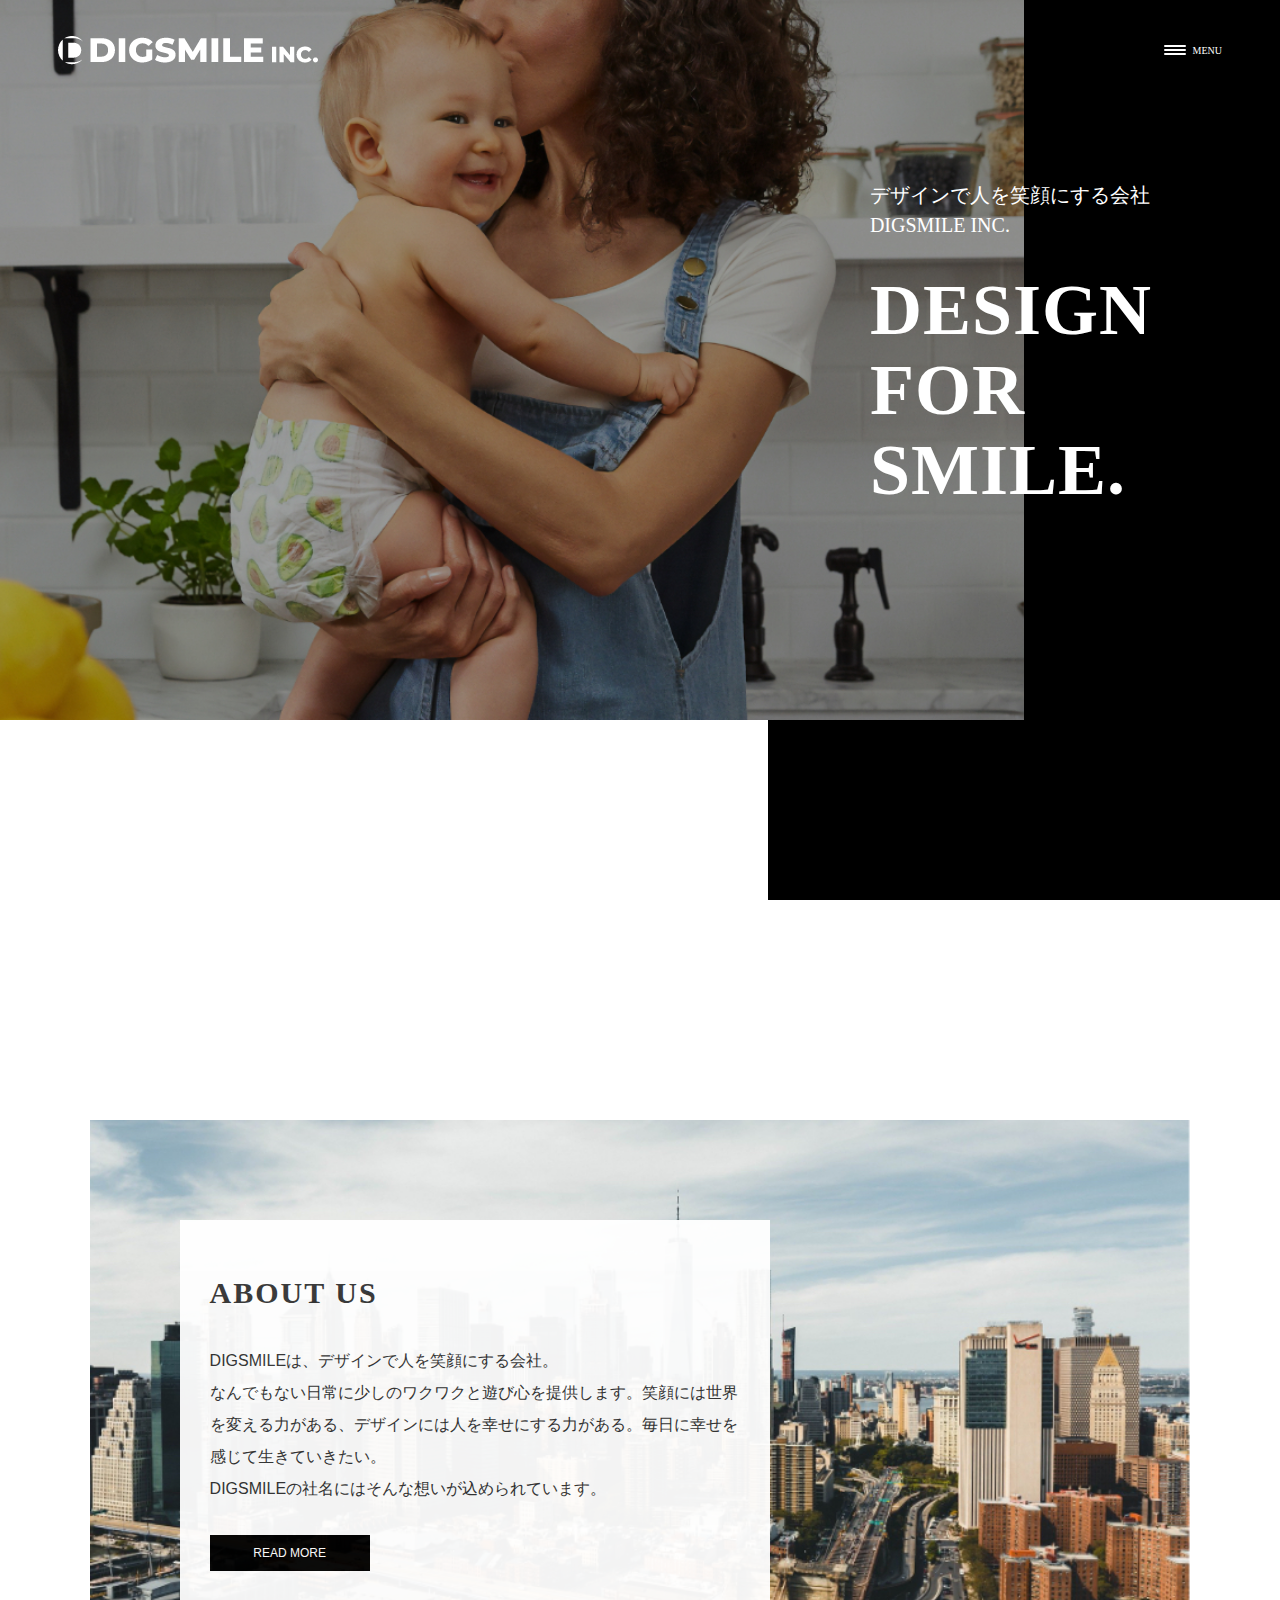
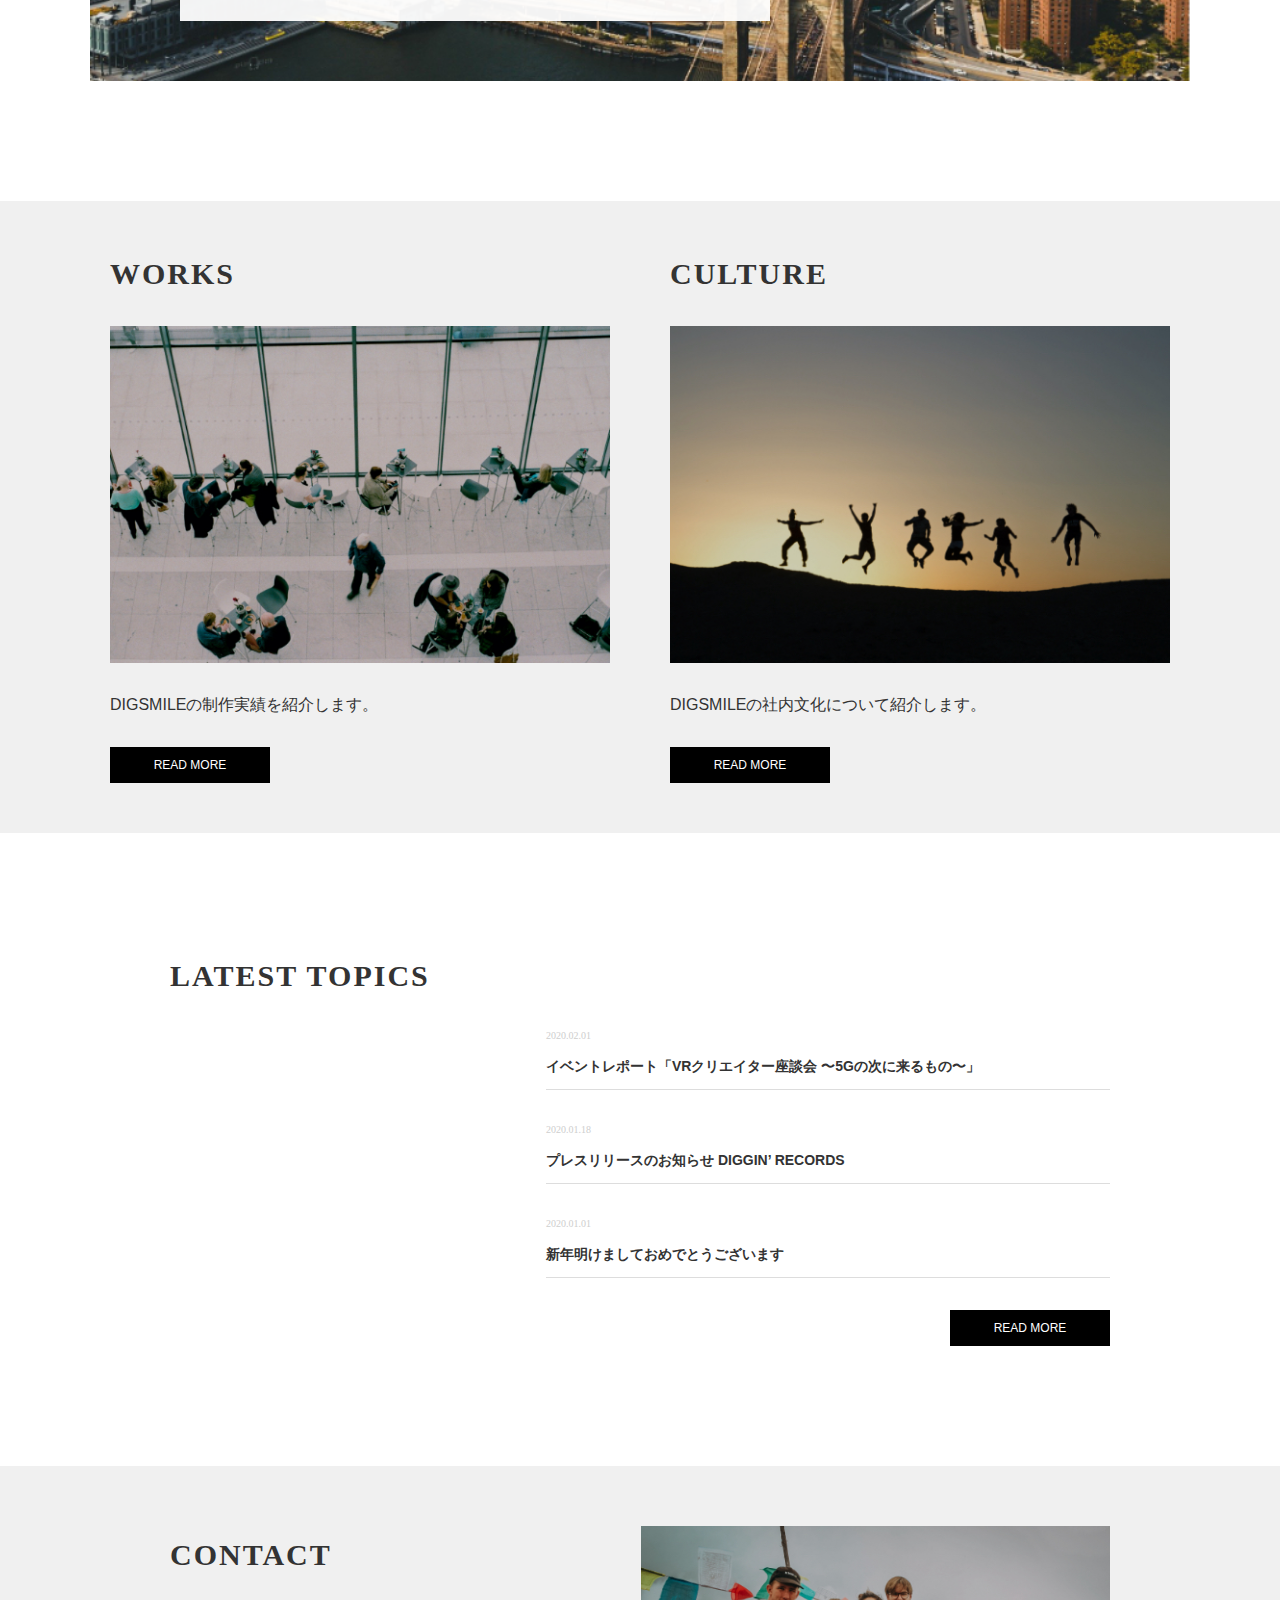
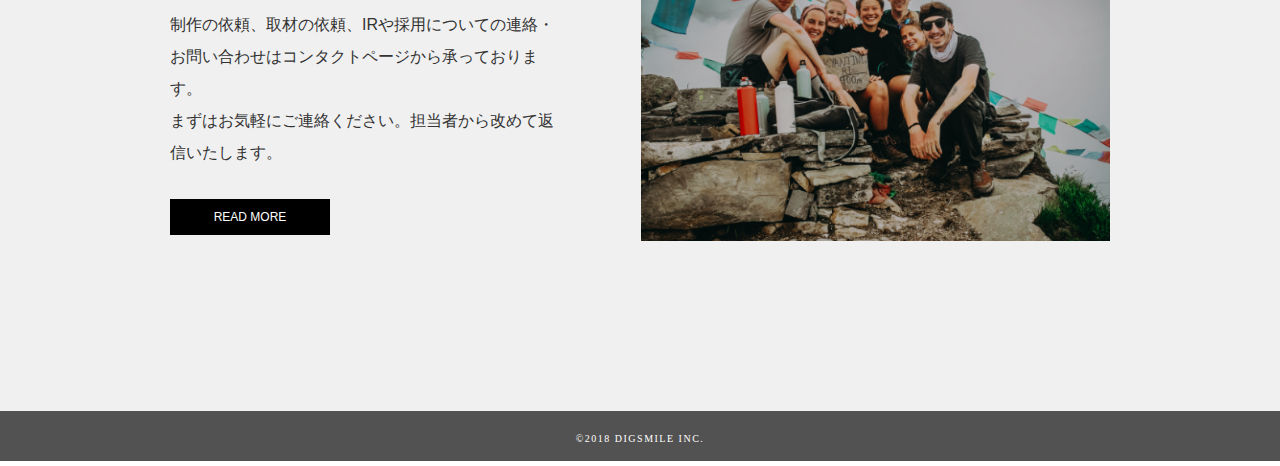
<file: Work/Cresta/index.html>
<!DOCTYPE html>
<html lang="ja">
<head>
  <meta charset="UTF-8">
  <meta name="viewport" content="width=device-width, initial-scale=1.0">
  <title>DIGSMILE INC.</title>

  <!-- description -->
  <meta name="description" content="">

  <!-- Favicons -->
  <link rel="icon" href="">
  <link rel="apple-touch-icon" href="img/apple-touch-icon.png">

  <!-- Google Fonts -->

  <!-- reset css -->
  <link rel="stylesheet" href="./css/modern-css-reset.css">
  <!-- Main Stylesheet -->
  <link rel="stylesheet" href="./css/style.css">

  <!-- jQuery -->
  <script type="text/javascript" src="https://ajax.googleapis.com/ajax/libs/jquery/1.10.2/jquery.min.js"></script>
</head>
<body>

  <!-- header -->
  <header>
    <div class="layer"></div>
    <div class="header-inner">
      <div class="site-title">
        <a href="./index.html"><img class="site-title-img" src="./img/site-logo@2x.png" alt="" /></a>
      </div>
      <div class="burger-btn">
        <div class="btn-trigger" id="btn01">
          <span></span>
          <span></span>
          <span></span>
        </div>
        <div class="menu-logo">menu</div>
      </div>
      <nav class="header-nav">
        <div class="nav-icon">
          <a href="./index.html"><img src="./img/burger-menu-logo@2.png" alt="" /></a>
        </div>
        <ul class="nav-list">
          <li class="nav-list-item"><a href="./about.html">about us</a></li>
          <li class="nav-list-item"><a href="./">works</a></li>
          <li class="nav-list-item"><a href="./">culture</a> </li>
          <li class="nav-list-item"><a href="./">topics</a></li>
          <li class="nav-list-item"><a href="./contact.html">contact</a></li>
        </ul>
      </nav>
    </div>
  </header>
  <!-- //header -->

  <!-- main -->
  <main>
    <!-- first view -->
    <section class="fv">
      <div class="fv-inner">
        <div class="fv-img"></div>
        <div class="fv-catch-copy">
          <p class="sub-copy">デザインで人を笑顔にする会社</p>
          <p class="sub-copy sub-copy2">digsmile inc.</p>
          <h1 class="main-copy">design<br>
              for<br>
              smile.
          </h1>
        </div>
        <div class="fv-bg"></div>
      </div>
    </section>
    <!-- //first view -->

    <!-- about -->
    <section class="about">
      <div class="wrapper">

        <div class="about-container">
          <div class="about-us">
            <div class="about-inner">
              <h2 class="title">about us</h2>
              <p>digsmileは、デザインで人を笑顔にする会社。<br>
              なんでもない日常に少しのワクワクと遊び心を提供します。笑顔には世界を変える力がある、デザインには人を幸せにする力がある。毎日に幸せを感じて生きていきたい。<br>
              digsmileの社名にはそんな想いが込められています。</p>
              <a href="./about.html"><button class="about-btn">read more</button></a>
            </div>
          </div>
        </div>
      </div>

      <div class="container">
        <div class="wrapper content-wrapper">
          <div class="contents flex">
            <div class="content">
              <h2 class="title">works</h2>
              <img src="./img/card-works@2x.jpg" alt="">
              <p>digsmileの制作実績を紹介します。</p>
              <a href="#"><button>read more</button></a>
            </div>
            <div class="content">
              <h2 class="title">culture</h2>
              <img src="./img/card-culture@2x.jpg" alt="">
              <p>digsmileの社内文化について紹介します。</p>
              <a href="#"><button>read more</button></a>
            </div>
          </div>
        </div>

      </div>
    </section>
    <!-- //about -->

    <!-- topics -->
    <section class="topics">
      <div class="topics-wrapper">
          <h2 class="title">latest topics</h2>
          <div class="topics-contents">
            <ul class="topics-list">
              <li class="topics-date">2020.02.01</li>
              <a href="#"><li class="list-item">イベントレポート「vrクリエイター座談会 〜5gの次に来るもの〜」</li></a>
              <li class="topics-date">2020.01.18</li>
              <a href="#"><li class="list-item">プレスリリースのお知らせ diggin’ records</li></a>
              <li class="topics-date">2020.01.01</li>
              <a href="#"><li class="list-item">新年明けましておめでとうございます</li><a href="#"></a>
            </ul>
            <a href="#" class="topics-btn"><button>read more</button></a>
        </div>
      </div>
    </section>
    <!-- //topics -->

    <!-- contact -->
    <section class="contact">
      <div class="wrapper">
        <div class="contact-contents flex">
          <div class="contact-content">
            <h2 class="title">contact</h2>
            <p>制作の依頼、取材の依頼、IRや採用についての連絡・お問い合わせはコンタクトページから承っております。<br>
              まずはお気軽にご連絡ください。担当者から改めて返信いたします。</p>
            <a href="./contact.html"><button>read more</button></a>
          </div>
          <div class="contact-img">
            <img src="./img/home-contact@2x.jpg" alt="">
          </div>
        </div>
      </div>
    </section>
    <!-- //CONTACT -->

  </main>
  <!-- //main -->

  <footer>
    <small>©2018 digsmile INC.</small>
  </footer>

  <script type="text/javascript" src="./js/index.js"></script>

</body>
</html>
</file>
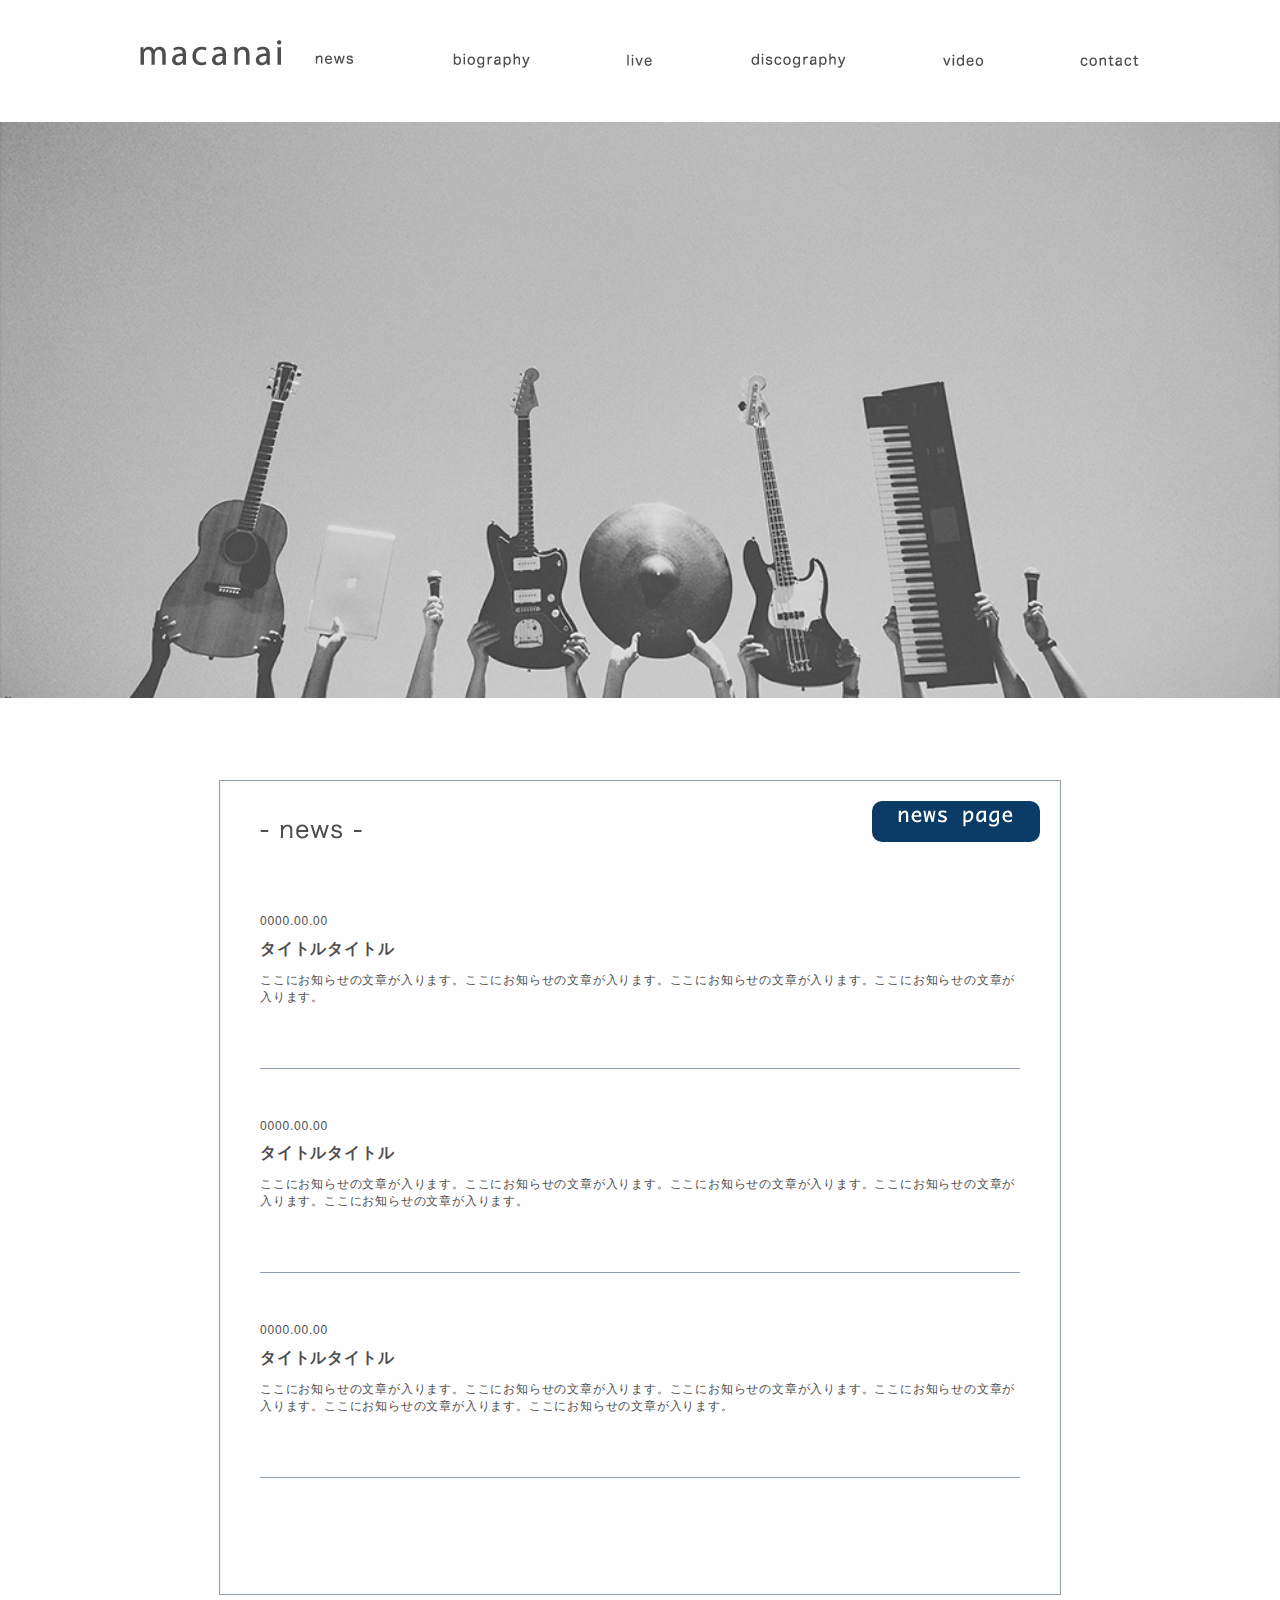
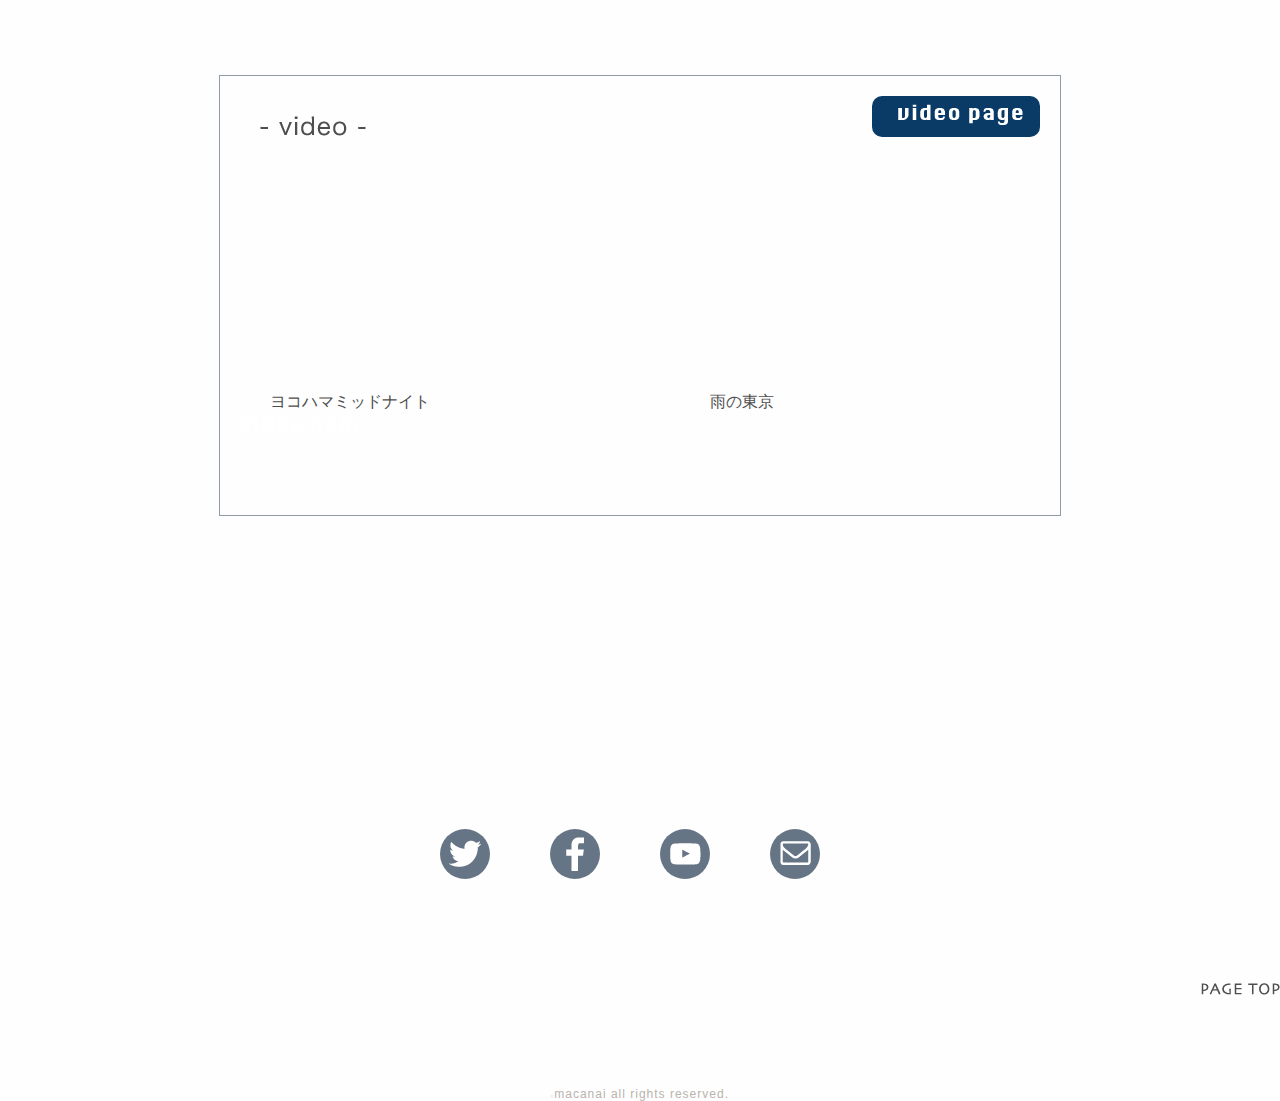
<file: Work/macanai/index.html>
<!DOCTYPE html>
<html lang="ja">
  <head>
    <meta charset="utf-8">
    <title>macanai</title>
    <meta name="description" content="macanai公式サイト。2018年結成の関西発4人組バンド">

    <!-- Mobile Specific Metas
    –––––––––––––––––––––––––––––––––––––––––––––––––– -->
    <meta name="viewport" content="width=device-width, initial-scale=1">

    <!-- FONT
    –––––––––––––––––––––––––––––––––––––––––––––––––– -->
    <link href="//fonts.googleapis.com/css?family=Raleway:400,300,600" rel="stylesheet" type="text/css">

    <!-- CSS
    –––––––––––––––––––––––––––––––––––––––––––––––––– -->
    <link rel="stylesheet" href="css/normalize.css">
    <link rel="stylesheet" href="css/style.css">

    <!-- jQuery -->
    <script type="text/javascript" src="https://ajax.googleapis.com/ajax/libs/jquery/1.10.2/jquery.min.js"></script>

    <!-- Favicon -->
    <link rel="icon" href="images/favicon.ico">
  </head>

  <body>
      <!-- ヘッダー -->
      <header>
        <!--サイトロゴ-->
        <div class="header-logo">
          <a href="index.html"><img src="images/header/logo-macanai_pc.png" alt="macanai"></a>
        </div>
        <!--サイトロゴここまで-->

        <!--ナビリスト-->
          <!-- sp用ナビ -->
          <nav class="sp_navi">
            <img id="sp_navi_btn" src="images/header/menu-icon_sp.png" alt="リスト">
              <ul class="sp_navi_li">
                <li class="sp_navi_close"><img id="sp_navi_btn_close" src="images/header/menu-icon-close_sp.png" alt="リスト"><li>
                <li class="nav-news"><a href="news.html"><img src="images/header/nav-news_sp.png" alt="news"></a></li>
                <li class="nav-bio"><a href="bio.html"><img src="images/header/nav-biography_sp.png" alt=biography></a></li>
                <li class="nav-live"><a href="live.html"><img src="images/header/nav-live_sp.png" alt="live"></a></li>
                <li class="nav-disco"><a href="disco.html"><img src="images/header/nav-discography_sp.png" alt="discography"></a></li>
                <li class="nav-video"><a href="video.html"><img src="images/header/nav-video_sp.png" alt="video"></a></li>
                <li class="nav-contact"><a href="contact.html"><img src="images/header/nav-contact_sp.png" alt="contact"></a></li>
              </ul>
          </nav>
          <!-- sp用ナビここまで -->

          <!-- pc用ナビ -->
          <nav class="pc_navi">
            <ul class="pc_navi_li">
              <li><a href="news.html"><img src="images/header/nav-news_pc.png" alt="news"></a></li>
              <li><a href="bio.html"><img src="images/header/nav-bio_pc.png" alt=biography></a></li>
              <li><a href="live.html"><img src="images/header/nav-live_pc.png" alt="live"></a></li>
              <li><a href="disco.html"><img src="images/header/nav-disco_pc.png" alt="discography"></a></li>
              <li><a href="video.html"><img src="images/header/nav-video_pc.png" alt="video"></a></li>
              <li><a href="contact.html"><img src="images/header/nav-contact_pc.png" alt="contact"></a></li>
            </ul>
          </nav>
          <!-- pc用ナビここまで -->
      </header>
    <!-- ヘッダーここまで -->

      <!-- メイン -->
    <main>
      <!--カバー画像-->
      <div class="cover_pc"> 
        <img src="images/top/top-cover_pc.jpg" alt="アーティスト画像">
      </div>
      <div class="cover_sp">
        <img src="images/top/top-cover_sp.jpg" alt="アーティスト画像">
      </div>
      <!--カバー画像ここまで-->
      
      <!--ニュースエリア-->
      <div class="wrapper">
        <div class="news-area">
          <div class="news-head">
            <h1 class="news-title"><img src="images/top/top-news-title_pc.png" alt="news-title"></h1>
            <a href="news.html" class="page-link"><h1 class="news-page_pc"><img src="images/top/top-news-page_pc.png" alt="news-page"></h1></a> <!--ニュースページボタン-->
          </div>
          <div class="news-block">
            <h2>0000.00.00</h2>
            <h1>タイトルタイトル</h1>
            <p>ここにお知らせの文章が入ります。ここにお知らせの文章が入ります。ここにお知らせの文章が入ります。ここにお知らせの文章が入ります。</p>
          </div>
          <div class="news-block">
            <h2>0000.00.00</h2>
            <h1>タイトルタイトル</h1>
            <p>ここにお知らせの文章が入ります。ここにお知らせの文章が入ります。ここにお知らせの文章が入ります。ここにお知らせの文章が入ります。ここにお知らせの文章が入ります。</p>
          </div>
          <div class="news-block">
            <h2>0000.00.00</h2>
            <h1>タイトルタイトル</h1>
            <p>ここにお知らせの文章が入ります。ここにお知らせの文章が入ります。ここにお知らせの文章が入ります。ここにお知らせの文章が入ります。ここにお知らせの文章が入ります。ここにお知らせの文章が入ります。</p>
          </div>
          <a href="news.html" class="page-link_sp"><h1 class="news-page_sp"><img src="images/top/top-news-page_pc.png" alt="news-page"></h1></a> <!--ニュースページボタン-->
        </div>
      </div>
      <!--ニュースエリアここまで-->
      
      <!--ビデオエリア-->
      <div class="wrapper">
        <div class="video-area">
          <div class="video-head">
            <h1 class="video-title"><img src="images/top/top-video-title_pc.png" alt="video-title"></h1>
            <a href="video.html" class="page-link"><h1 class="video-page_pc"><img src="images/top/top-video-page_pc.png" alt="video-page"></h1></a> <!--ビデオページボタン-->
          </div>
            <div class="video-flex">
              <div class="video-con">
                <iframe width="854" height="480" src="https://www.youtube.com/embed/WrzBH2CEeoo" frameborder="0" allow="accelerometer; autoplay; encrypted-media; gyroscope; picture-in-picture" allowfullscreen></iframe>
                <p>ヨコハマミッドナイト</p>
              </div>
              <div class="video-con">
                <iframe width="854" height="480" src="https://www.youtube.com/embed/00rmaEpP1co" frameborder="0" allow="accelerometer; autoplay; encrypted-media; gyroscope; picture-in-picture" allowfullscreen></iframe>
                <p>雨の東京</p>
              </div>
            </div>
            <a href="video.html" class="page-link_sp"><h1 class="video-page_sp"><img src="images/top/top-video-page_pc.png" alt="video-page"></h1></a> <!--ビデオページボタン-->
        </div>
      </div>
      <!--ビデオエリアここまで-->
    </main>
    <!--メインここまで-->
      
    <!-- フッター -->
    <div class="wrapper">
      <footer>
        <!--フッターアイコン-->
        <div class="footer-icon">
          <ul class="footer-icon-li">
            <li class="twitter"><a href="#"><h1 class="sns-twitter circle"><img src="images/footer/f-twitter.png" alt="twitter"></h1></a></li>
            <li class="facebook"><a href="#"><h1 class="sns-facebook circle"><img src="images/footer/f-facebook.png" alt="facebook" class="f-fb"></h1></a></li>
            <li class="youtube"><a href="#"><h1 class="sns-youtube circle"><img src="images/footer/f-youtube.png" alt="youtube"></h1></a></li>
            <li class="mail"><a href="mailto:aaaaaa@gmail.com"><h1 class="mail circle"><img src="images/footer/f-mail.png" alt="mail"></h1></a></li>
          </ul>
        </div>
        <!--フッターアイコンここまで-->
        
        <!--ページトップ-->
        <div class="page-top">
          <a href="#"><img src="images/footer/page-top_pc.png" alt="pagetop"></a>
        </div>
        <!--ページトップここまで-->
        
        <!--コピーライト-->
        <small class="copyright"><span>&copy;</span>macanai all rights reserved.</small>
        <!--コピーライトここまで-->
      </footer>
    </div>
    <!--フッターここまで-->
    
    <!-- jQuery-->
    <script>
      $(function(){
        $(document).ready(function(){
          $("#sp_navi_btn").click(function () {
            $(this).next().slideToggle();
            });
            $("#sp_navi_btn_close").click(function () {
            $(".sp_navi_li").slideUp();
            });
            $(".page-top").click(function () {
            $('body, html').animate({ scrollTop: 0 }, 500);
            return false;
            });
        });
      });
    </script>
  </body>
</html>
</file>
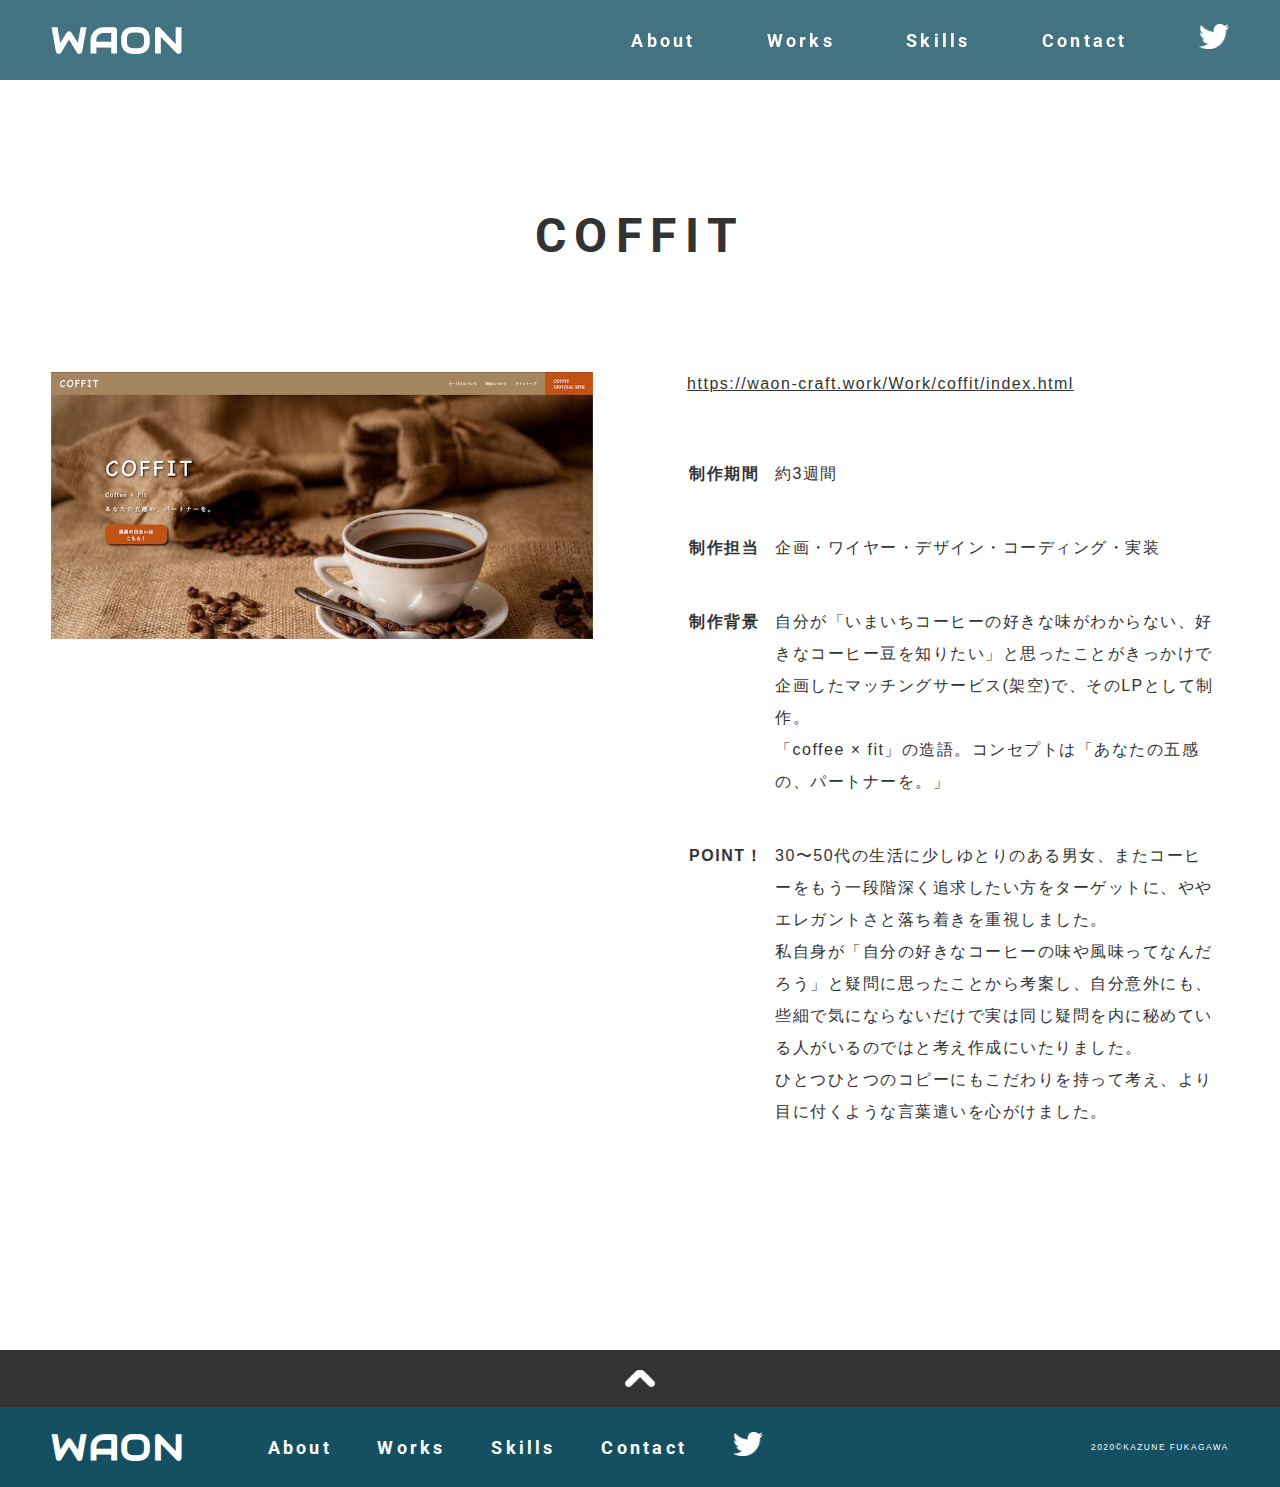
<file: Work/work_COFFIT.html>
<!DOCTYPE html>
<html lang="ja" prefix="og: http://ogp.me/ns#">
  <head>
    <meta charset="UTF-8" />
    <meta name="viewport" content="width=device-width, initial-scale=1.0" />
    <title>COFFIT|KAZUNE FUKAGAWA</title>
    <meta name="description" content="COFFITの紹介ページです。" />
    <!--PC:120文字以内 SP:70文字以内-->
    <!--ここからOGP-->
    <meta property="og:url" content="https://waon-craft.work/work_COFFIT.html" />
    <meta property="og:type" content="website" /> <!-- ←website /blog 下層→article-->
    <meta property="og:title" content="KAZUNE FKAGAWA" />
    <meta property="og:description" content="COFFIT|深川和音の制作物紹介。" />
    <meta property="og:site_name" content="KAZUNE FKAGAWA" />
    <meta property="og:image" content="" />
    <meta name="twitter:card" content="summary"> <!-- ←"summary" or "summary_large_image" -->
    <!--//OGPここまで-->
    <!-- Google Fonts -->
    <link rel="preconnect" href="https://fonts.gstatic.com">
    <link href="https://fonts.googleapis.com/css2?family=Audiowide&family=Roboto:wght@300;400;700&display=swap" rel="stylesheet">
    <!-- style sheet -->
    <link rel="stylesheet" href="../common/css/modern-css-reset.css" />
    <link rel="stylesheet" href="./css/work.css" />
  </head>

  <body>
    <!--header-->
    <header class="header">
      <div class="header__inner">
        <h2 class="header__ttl uppercase"><a href="../index.html">waon</a></h2>
        <!--ナビゲーション-->
        <nav class="nav">
          <ul class="nav__lists">
            <li class="nav__list"><a href="../About/about.html">About</a></li>
            <li class="nav__list"><a href="../Works/works.html">Works</a></li>
            <li class="nav__list"><a href="../Skills/skills.html">Skills</a></li>
            <li class="nav__list"><a href="#contact">Contact</a></li>
            <li class="nav__list"><a href="https://twitter.com/worcraft0" target="_blank"><img src="../img/Twitter_Logo.png" alt="Twitterリンク" width="30" class="twitter-logo"></a></li>
          </ul>
        </nav>
        <!--hamburgerボタンー-->
        <div class="hamburger-btn">
          <span class="hamburger-btn__parts -top"></span>
          <span class="hamburger-btn__parts -middle"></span>
          <span class="hamburger-btn__parts -bottom"></span>
        </div>
        <!--hamburgerメニュー-->
        <nav class="hamburger">
          <ul class="hamburger__lists">
            <li class="hamburger__list">
              <a class="hamburger__link" href="../About/about.html">About</a>
            </li>
            <li class="hamburger__list">
              <a class="hamburger__link" href="../Works/works.html">Works</a>
            </li>
            <li class="hamburger__list">
              <a class="hamburger__link" href="../Skills/skills.html">Skills</a>
            </li>
            <li class="hamburger__list">
              <a class="hamburger__link" href="#contact">Contact</a>
            </li>
            <li class="hamburger__list">
              <a class="hamburger__link" href="https://twitter.com/worcraft0" target="_blank"><img src="../img/Twitter_Logo.png" alt="Twitterリンク"></a>
            </li>
          </ul>
        </nav>
        <!--//ナビゲーション-->
      </div>
    </header>
    <!--//header-->

    <!--メインコンテンツ-->
    <main class="main">

      <!--works-->
      <section class="work">
        <div class="section__inner">
          <h2 class="section__ttl">COFFIT</h2>

          <ul class="works__contents">

            <li class="content-l">
              <a href="./coffit/index.html" class="img" target="_blank"><img src="../img/Works_COFFIT.jpg" alt="COFFITの画像" width="400"></a>
            </li>
            <li class="content-r">
              <a href="./coffit/index.html" class="content-r__url" target="_blank"><p>https://waon-craft.work/Work/coffit/index.html</p></a>
              <table>
                <tr>
                  <th>制作期間</th>
                  <td>約3週間</td>
                </tr>
                <tr>
                  <th>制作担当</th>
                  <td>企画・ワイヤー・デザイン・コーディング・実装</td>
                </tr>
                <tr>
                  <th>制作背景</th>
                  <td>自分が「いまいちコーヒーの好きな味がわからない、好きなコーヒー豆を知りたい」と思ったことがきっかけで企画したマッチングサービス(架空)で、そのLPとして制作。
                  <br>「coffee × fit」の造語。コンセプトは「あなたの五感の、パートナーを。」
                  </td>
                </tr>
                <tr>
                  <th>POINT！</th>
                  <td>30〜50代の生活に少しゆとりのある男女、またコーヒーをもう一段階深く追求したい方をターゲットに、ややエレガントさと落ち着きを重視しました。
                  <br>私自身が「自分の好きなコーヒーの味や風味ってなんだろう」と疑問に思ったことから考案し、自分意外にも、些細で気にならないだけで実は同じ疑問を内に秘めている人がいるのではと考え作成にいたりました。
                  <br>ひとつひとつのコピーにもこだわりを持って考え、より目に付くような言葉遣いを心がけました。
                  </td>
                </tr>
              </table>

            </li>

          </ul>

        </div>
      </section>
      <!--//works-->

    </main>
    <!-- //メインコンテンツ -->
    <!--footer-->
    <footer class="footer">
      <!-- ページトップ -->
      <div class="page-top">
        <img src="../img/arrow_top_wh.png" alt="ページトップ">
      </div>

      <div class="footer__inner">
        <h2 class="footer__ttl uppercase">waon</h2>
        <!--ナビゲーション-->
        <nav class="nav">
          <ul class="nav__lists">
            <li class="nav__list"><a href="../About/about.html">About</a></li>
            <li class="nav__list"><a href="#">Works</a></li>
            <li class="nav__list"><a href="../Skills/skills.html">Skills</a></li>
            <li class="nav__list"><a href="#contact">Contact</a></li>
            <li class="nav__list"><a href="https://twitter.com/worcraft0" target="_blank"><img src="../img/Twitter_Logo.png" class="twitter-logo" alt="Twitterリンク" width="30"></a></li>
          </ul>
        </nav>
        <small class="uppercase">2020&copy;kazune&nbsp;fukagawa</small>
      </div>
    </footer>
    <!--//footer-->

    <!--jQuery読み込み-->
    <script src="https://ajax.googleapis.com/ajax/libs/jquery/3.5.1/jquery.min.js"></script>
    <script type="text/javascript" src="../common/js/script.js"></script>
  </body>
</html>
</file>
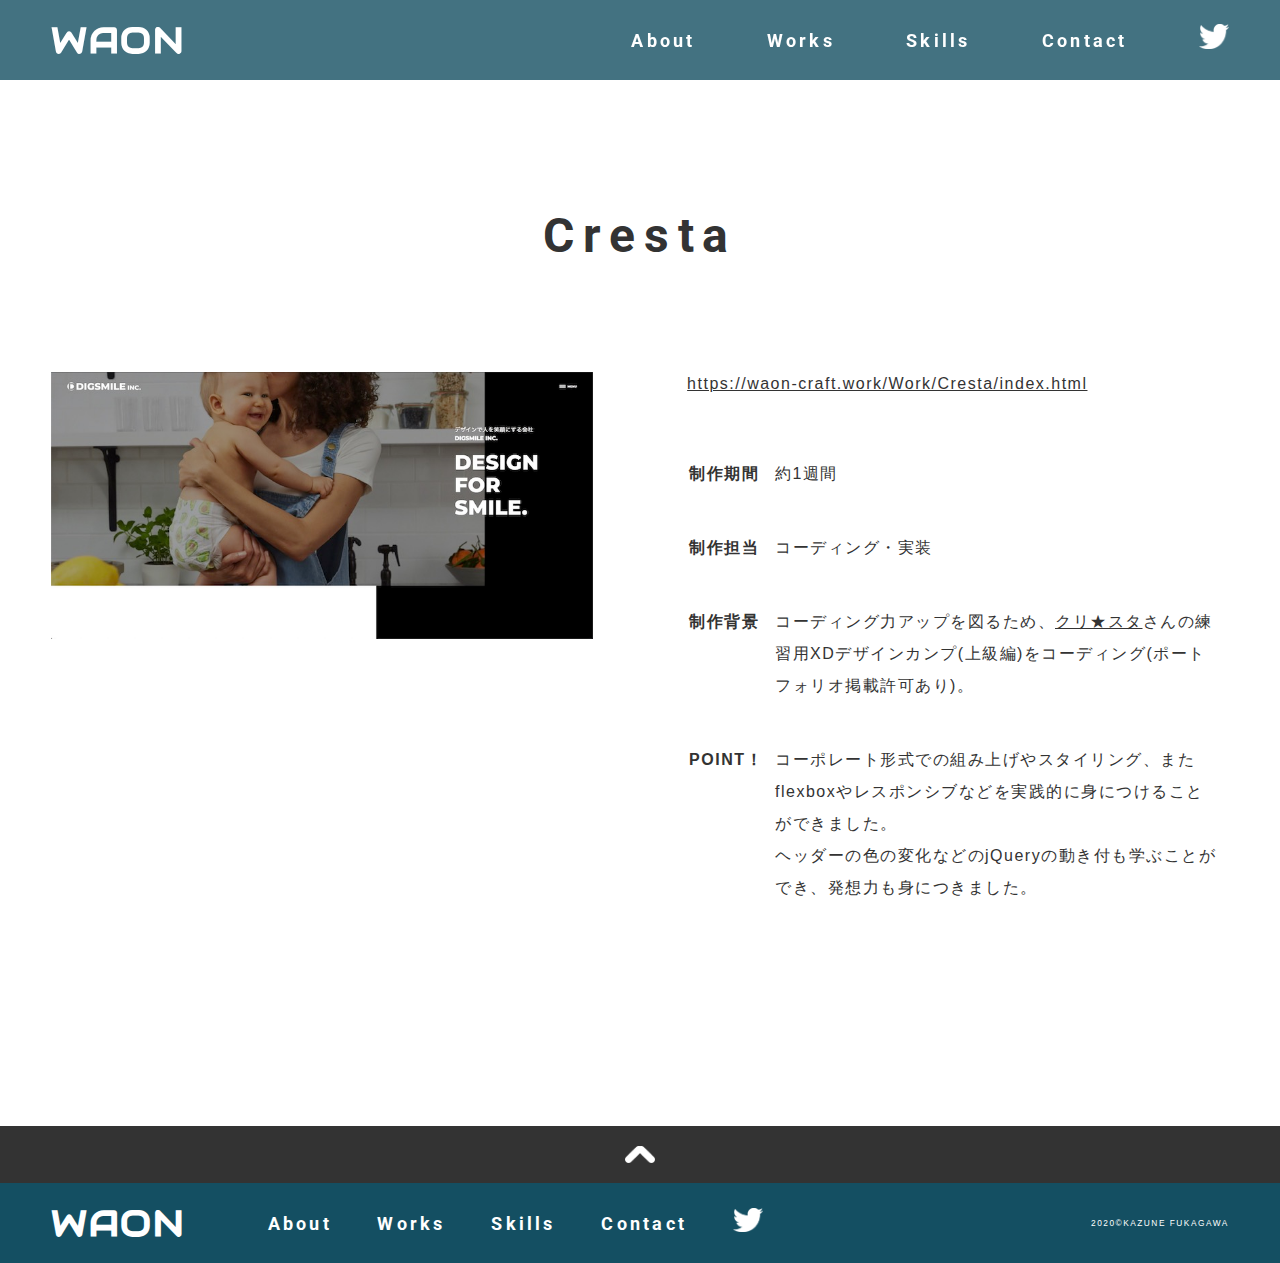
<file: Work/work_cresta.html>
<!DOCTYPE html>
<html lang="ja" prefix="og: http://ogp.me/ns#">
  <head>
    <meta charset="UTF-8" />
    <meta name="viewport" content="width=device-width, initial-scale=1.0" />
    <title>Cresta|KAZUNE FUKAGAWA</title>
    <meta name="description" content="Crestaの紹介ページです。" />
    <!--PC:120文字以内 SP:70文字以内-->
    <!--ここからOGP-->
    <meta property="og:url" content="https://waon-craft.work/work_Cresta.html" />
    <meta property="og:type" content="website" /> <!-- ←website /blog 下層→article-->
    <meta property="og:title" content="KAZUNE FKAGAWA" />
    <meta property="og:description" content="Cresta|深川和音の制作物紹介。" />
    <meta property="og:site_name" content="KAZUNE FKAGAWA" />
    <meta property="og:image" content="" />
    <meta name="twitter:card" content="summary"> <!-- ←"summary" or "summary_large_image" -->
    <!--//OGPここまで-->
    <!-- Google Fonts -->
    <link rel="preconnect" href="https://fonts.gstatic.com">
    <link href="https://fonts.googleapis.com/css2?family=Audiowide&family=Roboto:wght@300;400;700&display=swap" rel="stylesheet">
    <!-- style sheet -->
    <link rel="stylesheet" href="../common/css/modern-css-reset.css" />
    <link rel="stylesheet" href="./css/work.css" />
  </head>

  <body>
    <!--header-->
    <header class="header">
      <div class="header__inner">
        <h2 class="header__ttl uppercase"><a href="../index.html">waon</a></h2>
        <!--ナビゲーション-->
        <nav class="nav">
          <ul class="nav__lists">
            <li class="nav__list"><a href="../About/about.html">About</a></li>
            <li class="nav__list"><a href="../Works/works.html">Works</a></li>
            <li class="nav__list"><a href="../Skills/skills.html">Skills</a></li>
            <li class="nav__list"><a href="#contact">Contact</a></li>
            <li class="nav__list"><a href="https://twitter.com/worcraft0" target="_blank"><img src="../img/Twitter_Logo.png" alt="Twitterリンク" width="30" class="twitter-logo"></a></li>
          </ul>
        </nav>
        <!--hamburgerボタンー-->
        <div class="hamburger-btn">
          <span class="hamburger-btn__parts -top"></span>
          <span class="hamburger-btn__parts -middle"></span>
          <span class="hamburger-btn__parts -bottom"></span>
        </div>
        <!--hamburgerメニュー-->
        <nav class="hamburger">
          <ul class="hamburger__lists">
            <li class="hamburger__list">
              <a class="hamburger__link" href="../About/about.html">About</a>
            </li>
            <li class="hamburger__list">
              <a class="hamburger__link" href="../Works/works.html">Works</a>
            </li>
            <li class="hamburger__list">
              <a class="hamburger__link" href="../Skills/skills.html">Skills</a>
            </li>
            <li class="hamburger__list">
              <a class="hamburger__link" href="#contact">Contact</a>
            </li>
            <li class="hamburger__list">
              <a class="hamburger__link" href="https://twitter.com/worcraft0" target="_blank"><img src="../img/Twitter_Logo.png" alt="Twitterリンク"></a>
            </li>
          </ul>
        </nav>
        <!--//ナビゲーション-->
      </div>
    </header>
    <!--//header-->

    <!--メインコンテンツ-->
    <main class="main">

      <!--works-->
      <section class="work">
        <div class="section__inner">
          <h2 class="section__ttl">Cresta</h2>

          <ul class="works__contents">

            <li class="content-l">
              <a href="./Cresta/index.html" class="img" target="_blank"><img src="../img/Works_cresta.jpg" alt="Crestaの画像" width="400"></a>
            </li>
            <li class="content-r">
              <a href="./Cresta/index.html" class="content-r__url" target="_blank"><p>https://waon-craft.work/Work/Cresta/index.html</p></a>
              <table>
                <tr>
                  <th>制作期間</th>
                  <td>約1週間</td>
                </tr>
                <tr>
                  <th>制作担当</th>
                  <td>コーディング・実装</td>
                </tr>
                <tr>
                  <th>制作背景</th>
                  <td>コーディング力アップを図るため、<a href="https://crestadesign.org/cording-third/" target="_blank">クリ★スタ</a>さんの練習用XDデザインカンプ(上級編)をコーディング(ポートフォリオ掲載許可あり)。
                  </td>
                </tr>
                <tr>
                  <th>POINT！</th>
                  <td>
                    コーポレート形式での組み上げやスタイリング、またflexboxやレスポンシブなどを実践的に身につけることができました。
                    <br>ヘッダーの色の変化などのjQueryの動き付も学ぶことができ、発想力も身につきました。
                  </td>
                </tr>
              </table>

            </li>

          </ul>

        </div>
      </section>
      <!--//works-->

    </main>
    <!-- //メインコンテンツ -->
    <!--footer-->
    <footer class="footer">
      <!-- ページトップ -->
      <div class="page-top">
        <img src="../img/arrow_top_wh.png" alt="ページトップ">
      </div>

      <div class="footer__inner">
        <h2 class="footer__ttl uppercase">waon</h2>
        <!--ナビゲーション-->
        <nav class="nav">
          <ul class="nav__lists">
            <li class="nav__list"><a href="../About/about.html">About</a></li>
            <li class="nav__list"><a href="#">Works</a></li>
            <li class="nav__list"><a href="../Skills/skills.html">Skills</a></li>
            <li class="nav__list"><a href="#contact">Contact</a></li>
            <li class="nav__list"><a href="https://twitter.com/worcraft0" target="_blank"><img src="../img/Twitter_Logo.png" class="twitter-logo" alt="Twitterリンク" width="30"></a></li>
          </ul>
        </nav>
        <small class="uppercase">2020&copy;kazune&nbsp;fukagawa</small>
      </div>
    </footer>
    <!--//footer-->

    <!--jQuery読み込み-->
    <script src="https://ajax.googleapis.com/ajax/libs/jquery/3.5.1/jquery.min.js"></script>
    <script type="text/javascript" src="../common/js/script.js"></script>
  </body>
</html>
</file>
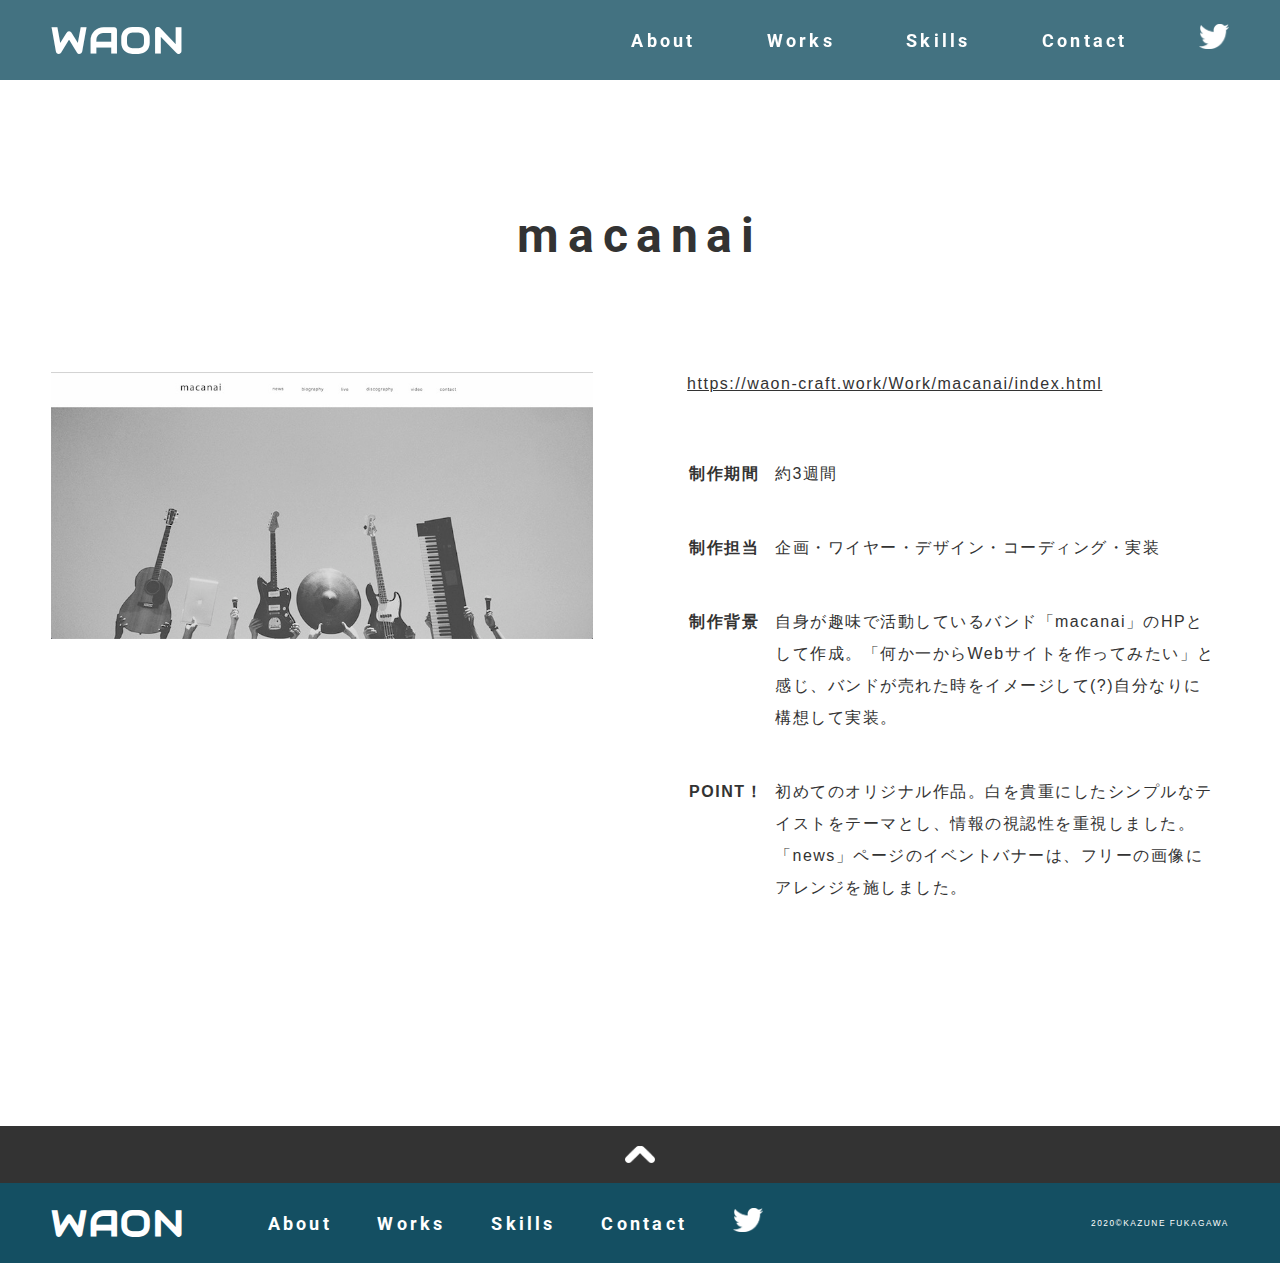
<file: Work/work_macanai.html>
<!DOCTYPE html>
<html lang="ja" prefix="og: http://ogp.me/ns#">
  <head>
    <meta charset="UTF-8" />
    <meta name="viewport" content="width=device-width, initial-scale=1.0" />
    <title>macanai|KAZUNE FUKAGAWA</title>
    <meta name="description" content="macanaiの紹介ページです。" />
    <!--PC:120文字以内 SP:70文字以内-->
    <!--ここからOGP-->
    <meta property="og:url" content="https://waon-craft.work/work_macanai.html" />
    <meta property="og:type" content="website" /> <!-- ←website /blog 下層→article-->
    <meta property="og:title" content="KAZUNE FKAGAWA" />
    <meta property="og:description" content="macanai|深川和音の制作物紹介。" />
    <meta property="og:site_name" content="KAZUNE FKAGAWA" />
    <meta property="og:image" content="" />
    <meta name="twitter:card" content="summary"> <!-- ←"summary" or "summary_large_image" -->
    <!--//OGPここまで-->
    <!-- Google Fonts -->
    <link rel="preconnect" href="https://fonts.gstatic.com">
    <link href="https://fonts.googleapis.com/css2?family=Audiowide&family=Roboto:wght@300;400;700&display=swap" rel="stylesheet">
    <!-- style sheet -->
    <link rel="stylesheet" href="../common/css/modern-css-reset.css" />
    <link rel="stylesheet" href="./css/work.css" />
  </head>

  <body>
    <!--header-->
    <header class="header">
      <div class="header__inner">
        <h2 class="header__ttl uppercase"><a href="../index.html">waon</a></h2>
        <!--ナビゲーション-->
        <nav class="nav">
          <ul class="nav__lists">
            <li class="nav__list"><a href="../About/about.html">About</a></li>
            <li class="nav__list"><a href="../Works/works.html">Works</a></li>
            <li class="nav__list"><a href="../Skills/skills.html">Skills</a></li>
            <li class="nav__list"><a href="#contact">Contact</a></li>
            <li class="nav__list"><a href="https://twitter.com/worcraft0" target="_blank"><img src="../img/Twitter_Logo.png" alt="Twitterリンク" width="30" class="twitter-logo"></a></li>
          </ul>
        </nav>
        <!--hamburgerボタンー-->
        <div class="hamburger-btn">
          <span class="hamburger-btn__parts -top"></span>
          <span class="hamburger-btn__parts -middle"></span>
          <span class="hamburger-btn__parts -bottom"></span>
        </div>
        <!--hamburgerメニュー-->
        <nav class="hamburger">
          <ul class="hamburger__lists">
            <li class="hamburger__list">
              <a class="hamburger__link" href="../About/about.html">About</a>
            </li>
            <li class="hamburger__list">
              <a class="hamburger__link" href="../Works/works.html">Works</a>
            </li>
            <li class="hamburger__list">
              <a class="hamburger__link" href="../Skills/skills.html">Skills</a>
            </li>
            <li class="hamburger__list">
              <a class="hamburger__link" href="#contact">Contact</a>
            </li>
            <li class="hamburger__list">
              <a class="hamburger__link" href="https://twitter.com/worcraft0" target="_blank"><img src="../img/Twitter_Logo.png" alt="Twitterリンク"></a>
            </li>
          </ul>
        </nav>
        <!--//ナビゲーション-->
      </div>
    </header>
    <!--//header-->

    <!--メインコンテンツ-->
    <main class="main">

      <!--works-->
      <section class="work">
        <div class="section__inner">
          <h2 class="section__ttl">macanai</h2>

          <ul class="works__contents">

            <li class="content-l">
              <a href="./macanai/index.html" class="img" target="_blank"><img src="../img/Works_macanai.jpg" alt="macanaiの画像" width="400"></a>
            </li>
            <li class="content-r">
              <a href="./macanai/index.html" class="content-r__url" target="_blank"><p>https://waon-craft.work/Work/macanai/index.html</p></a>
              <table>
                <tr>
                  <th>制作期間</th>
                  <td>約3週間</td>
                </tr>
                <tr>
                  <th>制作担当</th>
                  <td>企画・ワイヤー・デザイン・コーディング・実装</td>
                </tr>
                <tr>
                  <th>制作背景</th>
                  <td>
                    自身が趣味で活動しているバンド「macanai」のHPとして作成。「何か一からWebサイトを作ってみたい」と感じ、バンドが売れた時をイメージして(?)自分なりに構想して実装。
                  </td>
                </tr>
                <tr>
                  <th>POINT！</th>
                  <td>初めてのオリジナル作品。白を貴重にしたシンプルなテイストをテーマとし、情報の視認性を重視しました。
                  <br>「news」ページのイベントバナーは、フリーの画像にアレンジを施しました。
                  </td>
                </tr>
              </table>

            </li>

          </ul>

        </div>
      </section>
      <!--//works-->

    </main>
    <!-- //メインコンテンツ -->
    <!--footer-->
    <footer class="footer">
      <!-- ページトップ -->
      <div class="page-top">
        <img src="../img/arrow_top_wh.png" alt="ページトップ">
      </div>

      <div class="footer__inner">
        <h2 class="footer__ttl uppercase">waon</h2>
        <!--ナビゲーション-->
        <nav class="nav">
          <ul class="nav__lists">
            <li class="nav__list"><a href="../About/about.html">About</a></li>
            <li class="nav__list"><a href="#">Works</a></li>
            <li class="nav__list"><a href="../Skills/skills.html">Skills</a></li>
            <li class="nav__list"><a href="#contact">Contact</a></li>
            <li class="nav__list"><a href="https://twitter.com/worcraft0" target="_blank"><img src="../img/Twitter_Logo.png" class="twitter-logo" alt="Twitterリンク" width="30"></a></li>
          </ul>
        </nav>
        <small class="uppercase">2020&copy;kazune&nbsp;fukagawa</small>
      </div>
    </footer>
    <!--//footer-->

    <!--jQuery読み込み-->
    <script src="https://ajax.googleapis.com/ajax/libs/jquery/3.5.1/jquery.min.js"></script>
    <script type="text/javascript" src="../common/js/script.js"></script>
  </body>
</html>
</file>
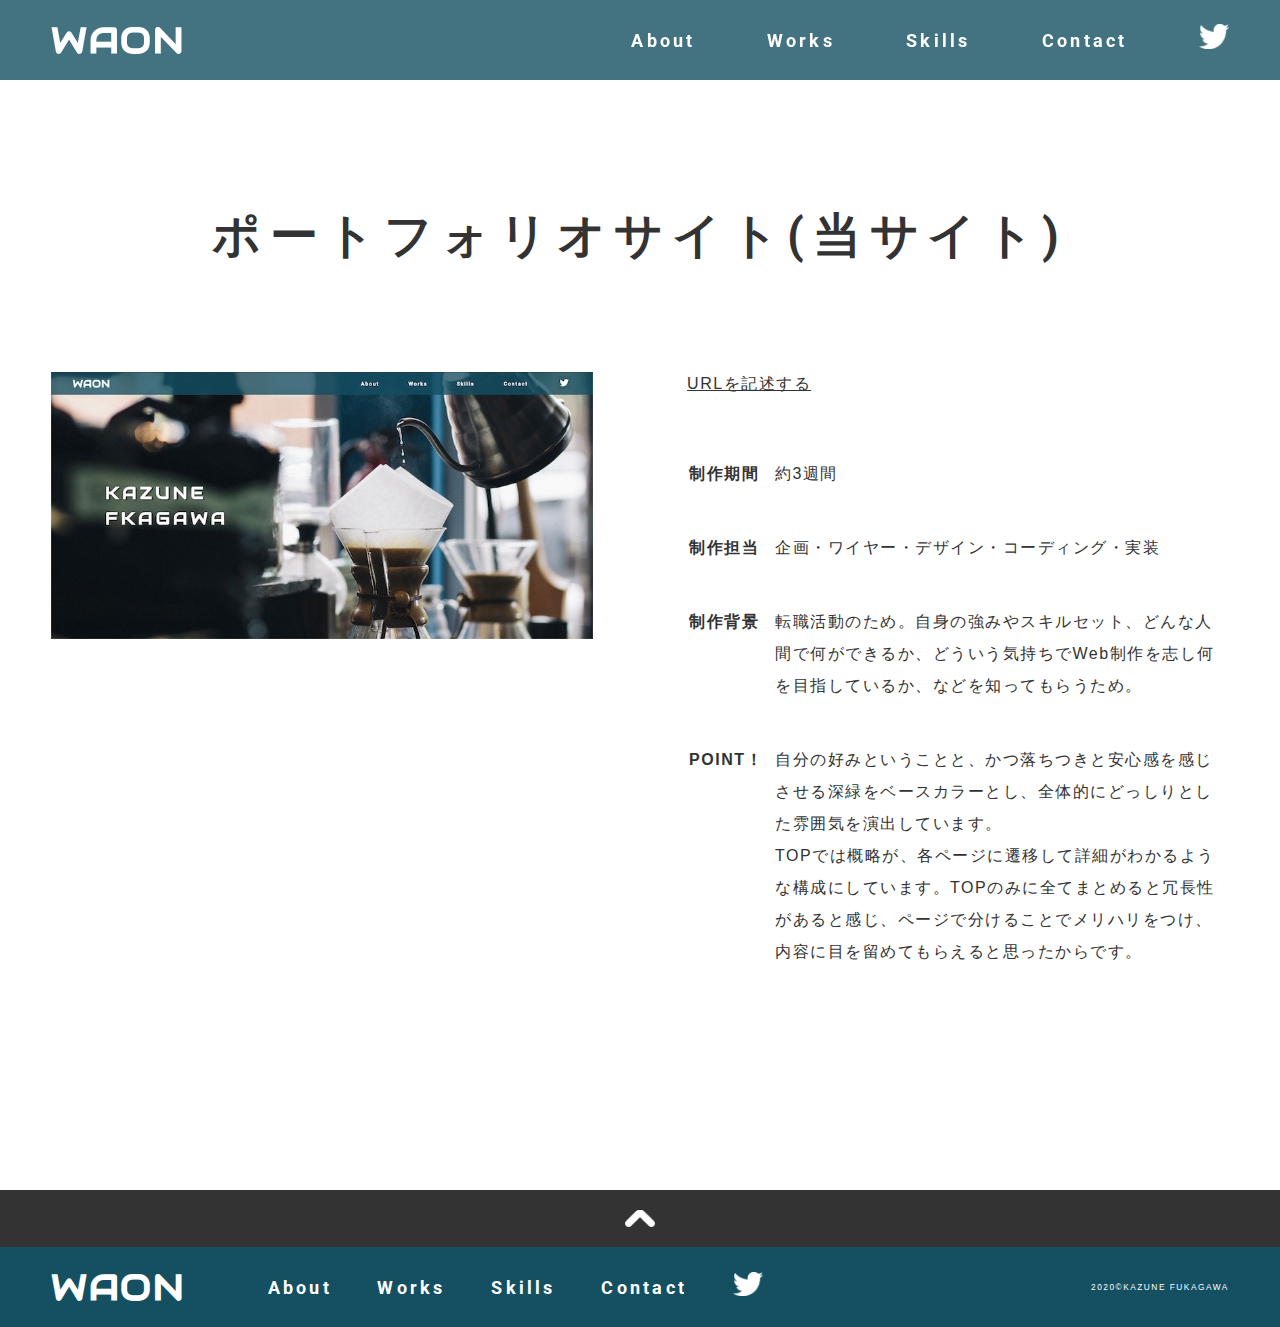
<file: Work/work_PF.html>
<!DOCTYPE html>
<html lang="ja" prefix="og: http://ogp.me/ns#">
  <head>
    <meta charset="UTF-8" />
    <meta name="viewport" content="width=device-width, initial-scale=1.0" />
    <title>ポートフォリオサイト|KAZUNE FUKAGAWA</title>
    <meta name="description" content="ポートフォリオサイトの紹介ページです。" />
    <!--PC:120文字以内 SP:70文字以内-->
    <!--ここからOGP-->
    <meta property="og:url" content="https://waon-craft.work/work_PF.html" />
    <meta property="og:type" content="website" /> <!-- ←website /blog 下層→article-->
    <meta property="og:title" content="KAZUNE FKAGAWA" />
    <meta property="og:description" content="ポートフォリオサイト|深川和音の制作物紹介。" />
    <meta property="og:site_name" content="KAZUNE FKAGAWA" />
    <meta property="og:image" content="" />
    <meta name="twitter:card" content="summary"> <!-- ←"summary" or "summary_large_image" -->
    <!--//OGPここまで-->
    <!-- Google Fonts -->
    <link rel="preconnect" href="https://fonts.gstatic.com">
    <link href="https://fonts.googleapis.com/css2?family=Audiowide&family=Roboto:wght@300;400;700&display=swap" rel="stylesheet">
    <!-- style sheet -->
    <link rel="stylesheet" href="../common/css/modern-css-reset.css" />
    <link rel="stylesheet" href="./css/work.css" />
  </head>

  <body>
    <!--header-->
    <header class="header">
      <div class="header__inner">
        <h2 class="header__ttl uppercase"><a href="../index.html">waon</a></h2>
        <!--ナビゲーション-->
        <nav class="nav">
          <ul class="nav__lists">
            <li class="nav__list"><a href="../About/about.html">About</a></li>
            <li class="nav__list"><a href="../Works/works.html">Works</a></li>
            <li class="nav__list"><a href="../Skills/skills.html">Skills</a></li>
            <li class="nav__list"><a href="#contact">Contact</a></li>
            <li class="nav__list"><a href="https://twitter.com/worcraft0" target="_blank"><img src="../img/Twitter_Logo.png" alt="Twitterリンク" width="30" class="twitter-logo"></a></li>
          </ul>
        </nav>
        <!--hamburgerボタンー-->
        <div class="hamburger-btn">
          <span class="hamburger-btn__parts -top"></span>
          <span class="hamburger-btn__parts -middle"></span>
          <span class="hamburger-btn__parts -bottom"></span>
        </div>
        <!--hamburgerメニュー-->
        <nav class="hamburger">
          <ul class="hamburger__lists">
            <li class="hamburger__list">
              <a class="hamburger__link" href="../About/about.html">About</a>
            </li>
            <li class="hamburger__list">
              <a class="hamburger__link" href="../Works/works.html">Works</a>
            </li>
            <li class="hamburger__list">
              <a class="hamburger__link" href="../Skills/skills.html">Skills</a>
            </li>
            <li class="hamburger__list">
              <a class="hamburger__link" href="#contact">Contact</a>
            </li>
            <li class="hamburger__list">
              <a class="hamburger__link" href="https://twitter.com/worcraft0" target="_blank"><img src="../img/Twitter_Logo.png" alt="Twitterリンク"></a>
            </li>
          </ul>
        </nav>
        <!--//ナビゲーション-->
      </div>
    </header>
    <!--//header-->

    <!--メインコンテンツ-->
    <main class="main">

      <!--works-->
      <section class="work">
        <div class="section__inner">
          <h2 class="section__ttl">ポートフォリオサイト(当サイト)</h2>

          <ul class="works__contents">

            <li class="content-l">
              <a href="../index.html" class="img"><img src="../img/Works_portfolio.jpg" alt="深川和音のポートフォリオサイトの画像" width="400"></a>
            </li>
            <li class="content-r">
              <a href="../index.html" class="content-r__url"><p>URLを記述する</p></a>
              <table>
                <tr>
                  <th>制作期間</th>
                  <td>約3週間</td>
                </tr>
                <tr>
                  <th>制作担当</th>
                  <td>企画・ワイヤー・デザイン・コーディング・実装</td>
                </tr>
                <tr>
                  <th>制作背景</th>
                  <td>転職活動のため。自身の強みやスキルセット、どんな人間で何ができるか、どういう気持ちでWeb制作を志し何を目指しているか、などを知ってもらうため。</td>
                </tr>
                <tr>
                  <th>POINT！</th>
                  <td>自分の好みということと、かつ落ちつきと安心感を感じさせる深緑をベースカラーとし、全体的にどっしりとした雰囲気を演出しています。
                  <br>TOPでは概略が、各ページに遷移して詳細がわかるような構成にしています。TOPのみに全てまとめると冗長性があると感じ、ページで分けることでメリハリをつけ、内容に目を留めてもらえると思ったからです。
                  </td>
                </tr>
              </table>

            </li>

          </ul>

        </div>
      </section>
      <!--//works-->

    </main>
    <!-- //メインコンテンツ -->
    <!--footer-->
    <footer class="footer">
      <!-- ページトップ -->
      <div class="page-top">
        <img src="../img/arrow_top_wh.png" alt="ページトップ">
      </div>

      <div class="footer__inner">
        <h2 class="footer__ttl uppercase">waon</h2>
        <!--ナビゲーション-->
        <nav class="nav">
          <ul class="nav__lists">
            <li class="nav__list"><a href="../About/about.html">About</a></li>
            <li class="nav__list"><a href="#">Works</a></li>
            <li class="nav__list"><a href="../Skills/skills.html">Skills</a></li>
            <li class="nav__list"><a href="#contact">Contact</a></li>
            <li class="nav__list"><a href="https://twitter.com/worcraft0" target="_blank"><img src="../img/Twitter_Logo.png" class="twitter-logo" alt="Twitterリンク" width="30"></a></li>
          </ul>
        </nav>
        <small class="uppercase">2020&copy;kazune&nbsp;fukagawa</small>
      </div>
    </footer>
    <!--//footer-->

    <!--jQuery読み込み-->
    <script src="https://ajax.googleapis.com/ajax/libs/jquery/3.5.1/jquery.min.js"></script>
    <script type="text/javascript" src="../common/js/script.js"></script>
  </body>
</html>
</file>
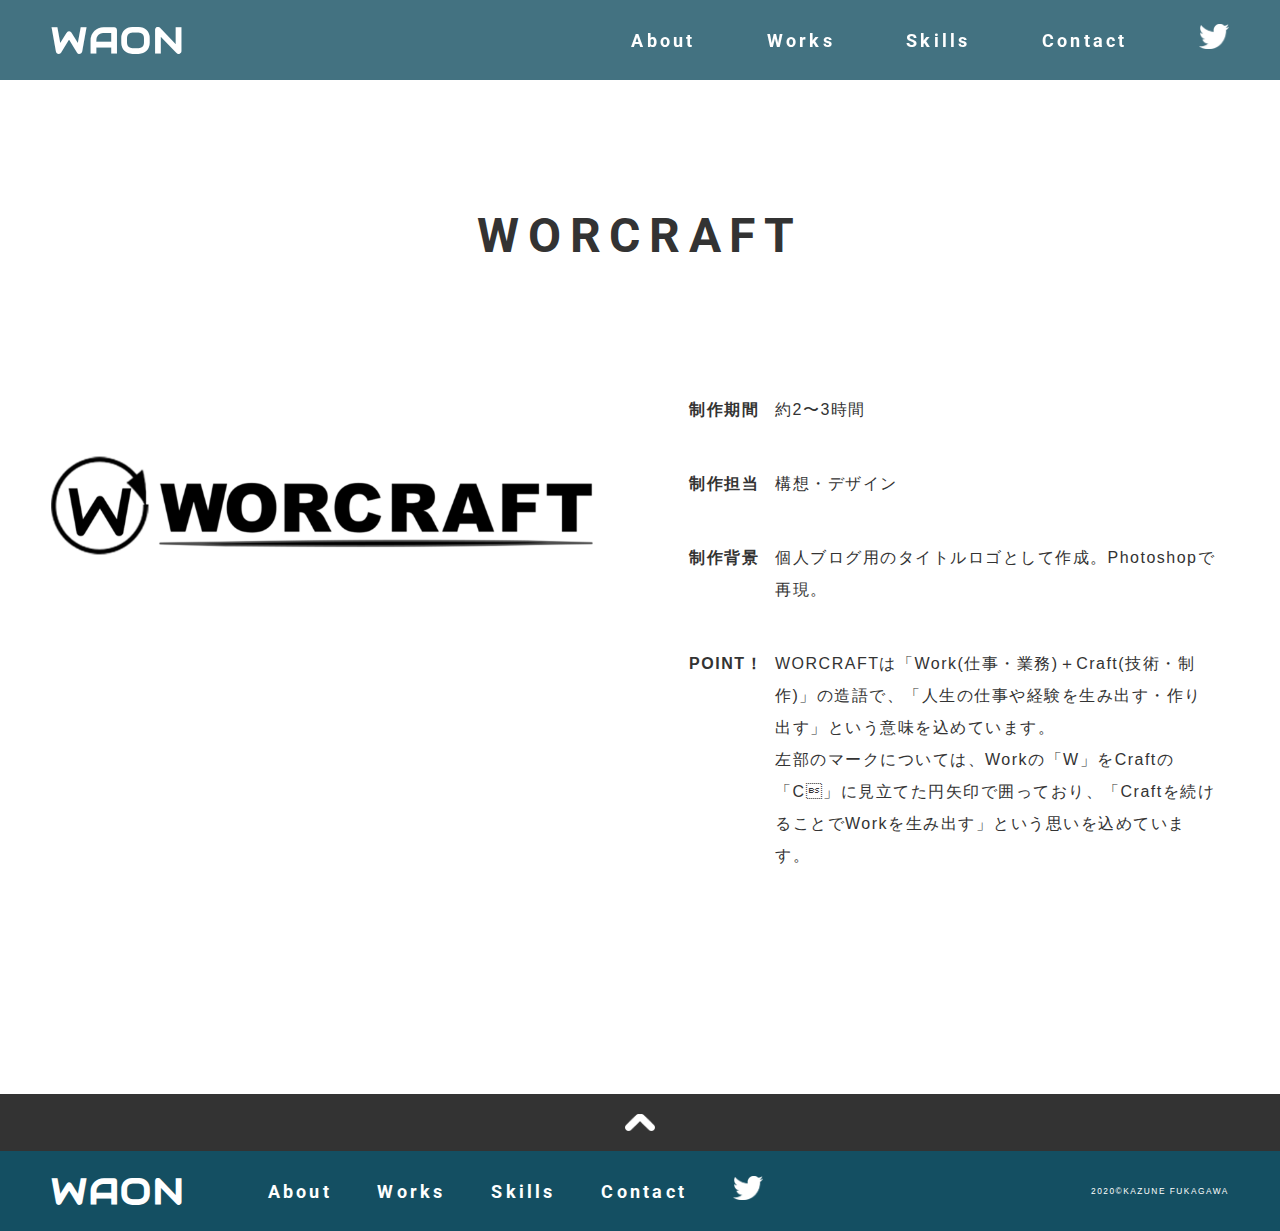
<file: Work/work_worcraft.html>
<!DOCTYPE html>
<html lang="ja" prefix="og: http://ogp.me/ns#">
  <head>
    <meta charset="UTF-8" />
    <meta name="viewport" content="width=device-width, initial-scale=1.0" />
    <title>WORCRAFT|KAZUNE FUKAGAWA</title>
    <meta name="description" content="WORCRAFTの紹介ページです。" />
    <!--PC:120文字以内 SP:70文字以内-->
    <!--ここからOGP-->
    <meta property="og:url" content="https://waon-craft.work/work_worcraft.html" />
    <meta property="og:type" content="website" /> <!-- ←website /blog 下層→article-->
    <meta property="og:title" content="KAZUNE FKAGAWA" />
    <meta property="og:description" content="WORCRAFT|深川和音の制作物紹介。" />
    <meta property="og:site_name" content="KAZUNE FKAGAWA" />
    <meta property="og:image" content="" />
    <meta name="twitter:card" content="summary"> <!-- ←"summary" or "summary_large_image" -->
    <!--//OGPここまで-->
    <!-- Google Fonts -->
    <link rel="preconnect" href="https://fonts.gstatic.com">
    <link href="https://fonts.googleapis.com/css2?family=Audiowide&family=Roboto:wght@300;400;700&display=swap" rel="stylesheet">
    <!-- style sheet -->
    <link rel="stylesheet" href="../common/css/modern-css-reset.css" />
    <link rel="stylesheet" href="./css/work.css" />
  </head>

  <body>
    <!--header-->
    <header class="header">
      <div class="header__inner">
        <h2 class="header__ttl uppercase"><a href="../index.html">waon</a></h2>
        <!--ナビゲーション-->
        <nav class="nav">
          <ul class="nav__lists">
            <li class="nav__list"><a href="../About/about.html">About</a></li>
            <li class="nav__list"><a href="../Works/works.html">Works</a></li>
            <li class="nav__list"><a href="../Skills/skills.html">Skills</a></li>
            <li class="nav__list"><a href="../index.html#contact">Contact</a></li>
            <li class="nav__list"><a href="https://twitter.com/worcraft0" target="_blank"><img src="../img/Twitter_Logo.png" alt="Twitterリンク" width="30" class="twitter-logo"></a></li>
          </ul>
        </nav>
        <!--hamburgerボタンー-->
        <div class="hamburger-btn">
          <span class="hamburger-btn__parts -top"></span>
          <span class="hamburger-btn__parts -middle"></span>
          <span class="hamburger-btn__parts -bottom"></span>
        </div>
        <!--hamburgerメニュー-->
        <nav class="hamburger">
          <ul class="hamburger__lists">
            <li class="hamburger__list">
              <a class="hamburger__link" href="../About/about.html">About</a>
            </li>
            <li class="hamburger__list">
              <a class="hamburger__link" href="../Works/works.html">Works</a>
            </li>
            <li class="hamburger__list">
              <a class="hamburger__link" href="../Skills/skills.html">Skills</a>
            </li>
            <li class="hamburger__list">
              <a class="hamburger__link" href="../index.html#contact">Contact</a>
            </li>
            <li class="hamburger__list">
              <a class="hamburger__link" href="https://twitter.com/worcraft0" target="_blank"><img src="../img/Twitter_Logo.png" alt="Twitterリンク"></a>
            </li>
          </ul>
        </nav>
        <!--//ナビゲーション-->
      </div>
    </header>
    <!--//header-->

    <!--メインコンテンツ-->
    <main class="main">

      <!--works-->
      <section class="work">
        <div class="section__inner">
          <h2 class="section__ttl">WORCRAFT</h2>

          <ul class="works__contents">

            <li class="content-l">
              <img src="../img/Works_worcraft-logo.png" alt="worcraftの画像" width="400" class="img">
            </li>
            <li class="content-r">
              <table>
                <tr>
                  <th>制作期間</th>
                  <td>約2〜3時間</td>
                </tr>
                <tr>
                  <th>制作担当</th>
                  <td>構想・デザイン</td>
                </tr>
                <tr>
                  <th>制作背景</th>
                  <td>個人ブログ用のタイトルロゴとして作成。Photoshopで再現。
                  </td>
                </tr>
                <tr>
                  <th>POINT！</th>
                  <td>
                    WORCRAFTは「Work(仕事・業務)＋Craft(技術・制作)」の造語で、「人生の仕事や経験を生み出す・作り出す」という意味を込めています。
                    <br>左部のマークについては、Workの「W」をCraftの「C」に見立てた円矢印で囲っており、「Craftを続けることでWorkを生み出す」という思いを込めています。
                  </td>
                </tr>
              </table>

            </li>

          </ul>

        </div>
      </section>
      <!--//works-->

    </main>
    <!-- //メインコンテンツ -->
    <!--footer-->
    <footer class="footer">
      <!-- ページトップ -->
      <div class="page-top">
        <img src="../img/arrow_top_wh.png" alt="ページトップ">
      </div>

      <div class="footer__inner">
        <h2 class="footer__ttl uppercase">waon</h2>
        <!--ナビゲーション-->
        <nav class="nav">
          <ul class="nav__lists">
            <li class="nav__list"><a href="../About/about.html">About</a></li>
            <li class="nav__list"><a href="#">Works</a></li>
            <li class="nav__list"><a href="../Skills/skills.html">Skills</a></li>
            <li class="nav__list"><a href="../index.html#contact">Contact</a></li>
            <li class="nav__list"><a href="https://twitter.com/worcraft0" target="_blank"><img src="../img/Twitter_Logo.png" class="twitter-logo" alt="Twitterリンク" width="30"></a></li>
          </ul>
        </nav>
        <small class="uppercase">2020&copy;kazune&nbsp;fukagawa</small>
      </div>
    </footer>
    <!--//footer-->

    <!--jQuery読み込み-->
    <script src="https://ajax.googleapis.com/ajax/libs/jquery/3.5.1/jquery.min.js"></script>
    <script type="text/javascript" src="../common/js/script.js"></script>
  </body>
</html>
</file>
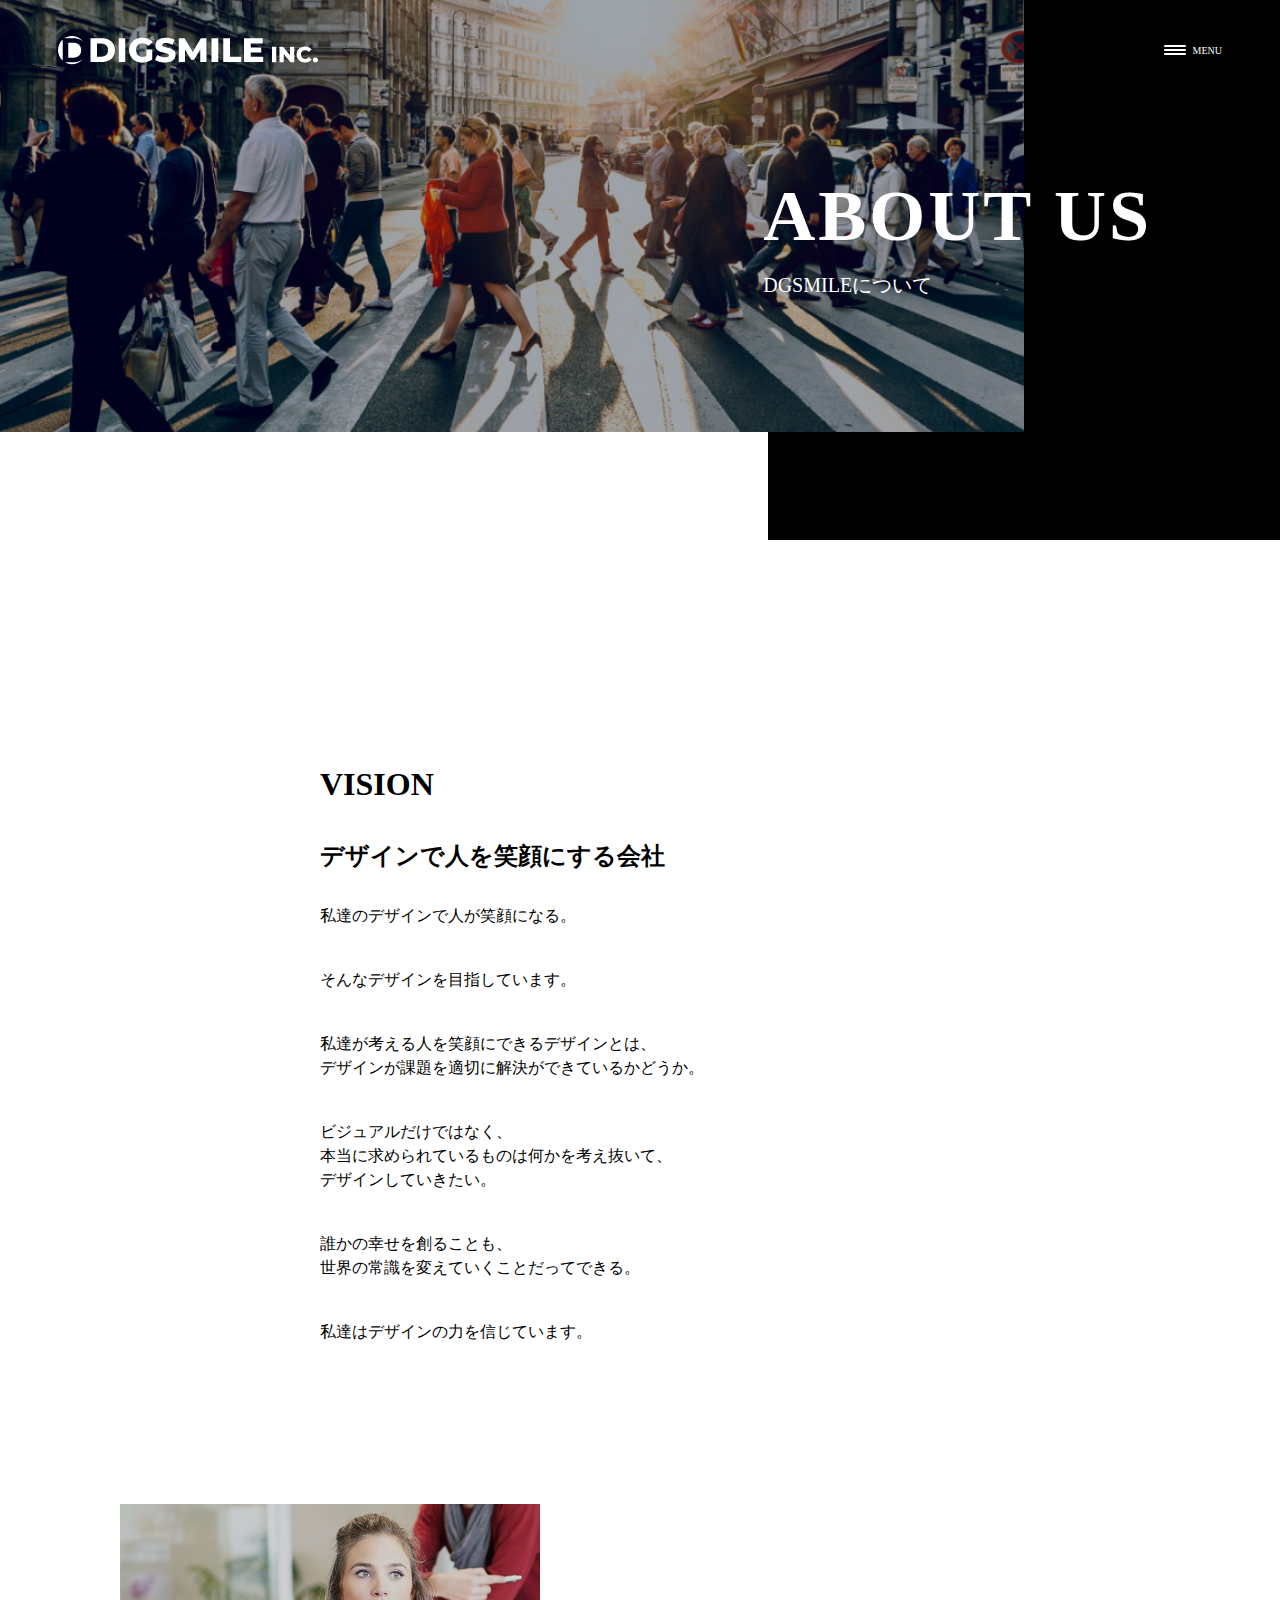
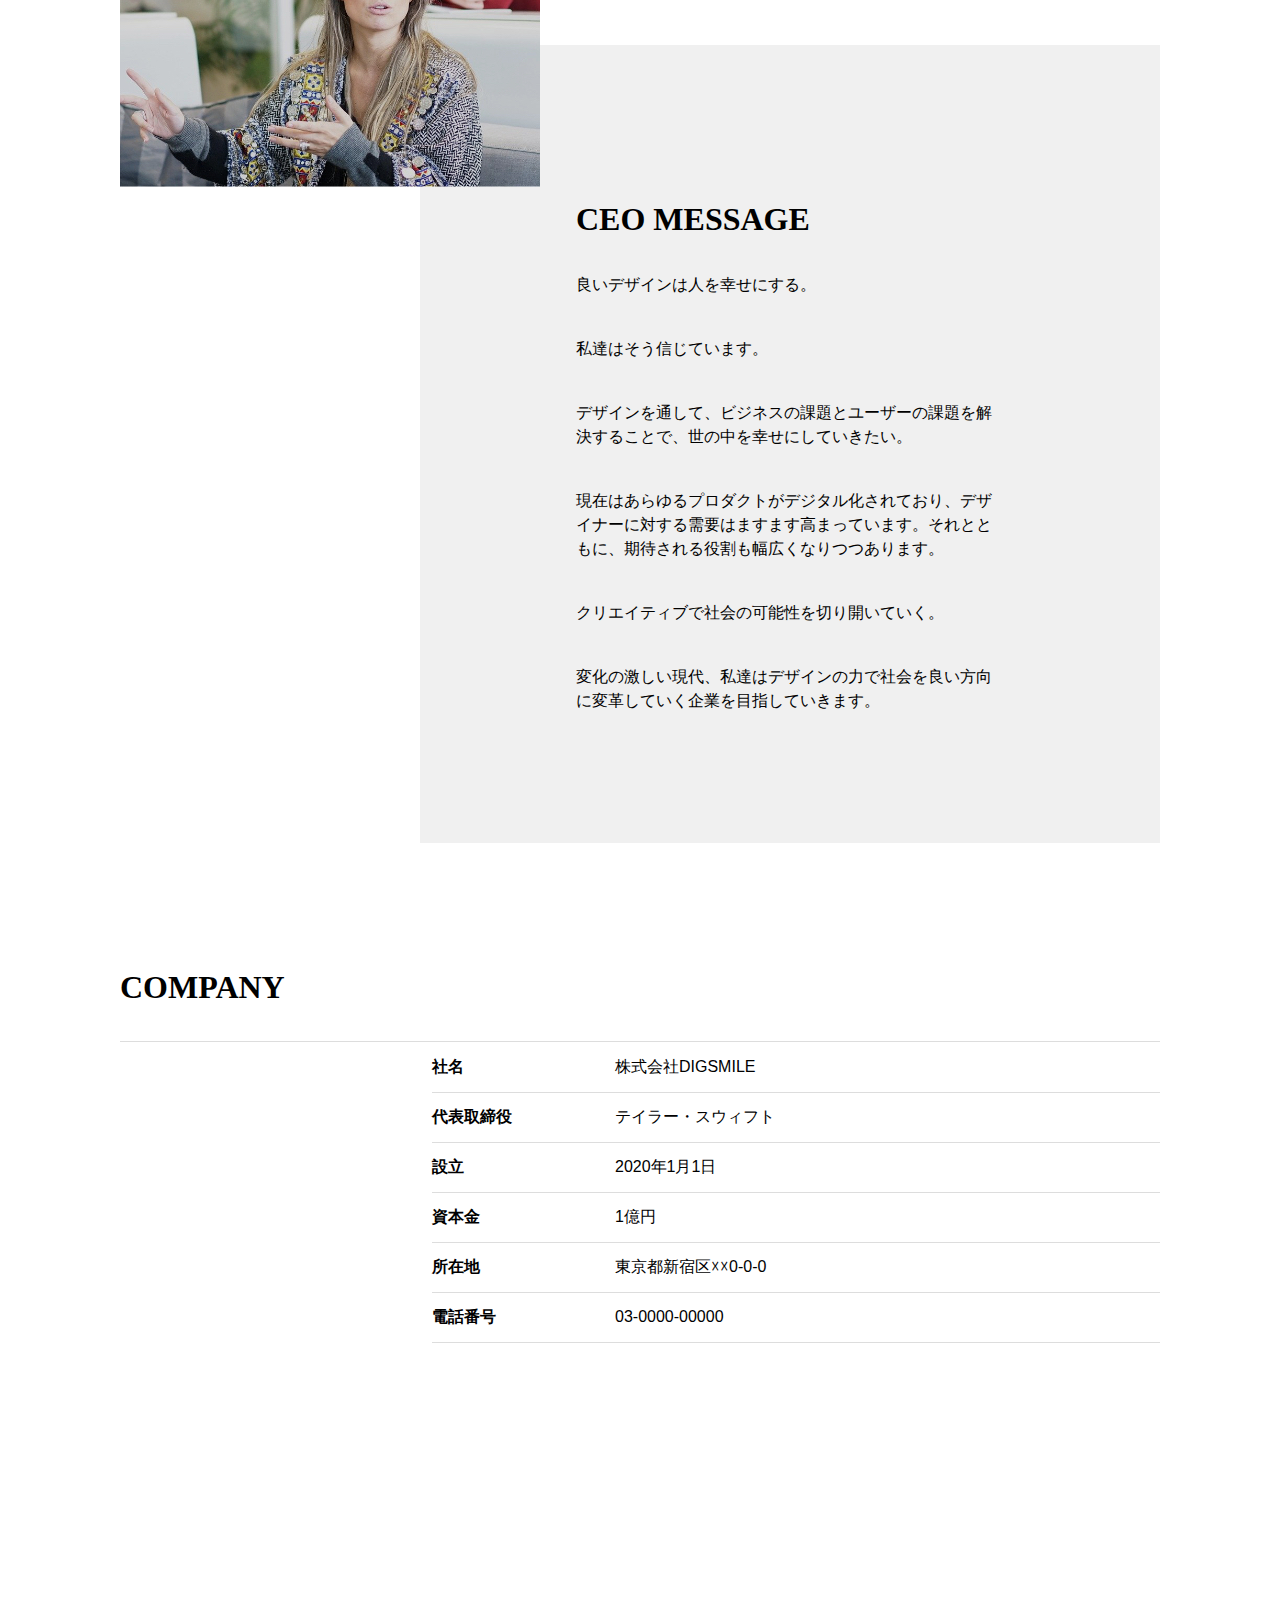
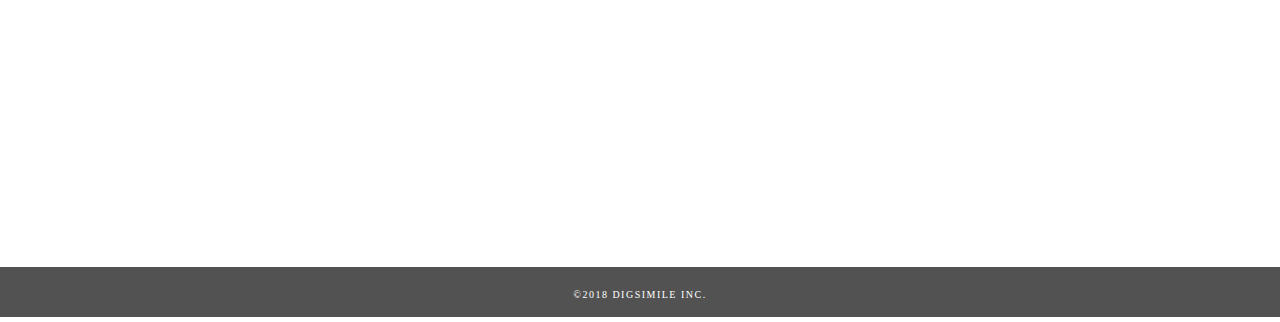
<file: Work/Cresta/about.html>
<!DOCTYPE html>
<html lang="ja">
<head>
  <meta charset="UTF-8">
  <meta name="viewport" content="width=device-width, initial-scale=1.0">
  <title>ABOUT | DIGSMILE INC.</title>

  <!-- description -->
  <meta name="description" content="">

  <!-- Favicons -->
  <link rel="icon" href="">
  <link rel="apple-touch-icon" href="img/apple-touch-icon.png">

  <!-- Google Fonts -->

  <!-- reset css -->
  <link rel="stylesheet" href="./css/modern-css-reset.css">
  <!-- Main Stylesheet -->
  <link rel="stylesheet" href="./css/about.css">

  <!-- jQuery -->
  <script type="text/javascript" src="https://ajax.googleapis.com/ajax/libs/jquery/1.10.2/jquery.min.js"></script>
</head>
<body>

<!-- header -->
<header>
  <div class="layer"></div>
  <div class="header-inner">
    <div class="site-title">
      <a href="./index.html"><img class="site-title-img" src="./img/site-logo@2x.png" alt="" /></a>
    </div>
    <div class="burger-btn">
      <div class="btn-trigger" id="btn01">
        <span></span>
        <span></span>
        <span></span>
      </div>
      <div class="menu-logo">menu</div>
    </div>
    <nav class="header-nav">
      <div class="nav-icon">
        <a href="./index.html"><img src="./img/burger-menu-logo@2.png" alt="" /></a>
      </div>
      <ul class="nav-list">
        <li class="nav-list-item"><a href="./about.html">about us</a></li>
          <li class="nav-list-item"><a href="./">works</a> </li>
          <li class="nav-list-item"><a href="./">culture</a> </li>
          <li class="nav-list-item"><a href="./">topics</a></li>
          <li class="nav-list-item"><a href="./contact.html">contact</a></li>
      </ul>
    </nav>
  </div>
</header>
<!-- //header -->

<!-- main -->
  <!-- first view -->
  <section class="fv">
    <div class="fv-inner">
      <div class="fv-img">
      </div>
      <div class="fv-catch-copy">
        <h1 class="main-copy">about us</h1>
        <p class="sub-copy">dgsmileについて</p>
      </div>
      <div class="fv-bg"></div>
    </div>
  </section>
  <!-- //first view -->

  <main>
    <!-- vision -->
      <section class="vision">
        <div class="wrapper">
          <h2 class="title">vision</h2>
          <h3 class="sub-title">デザインで人を笑顔にする会社</h3>
          <p>私達のデザインで人が笑顔になる。</p>
          <p>そんなデザインを目指しています。</p>
          <p>私達が考える人を笑顔にできるデザインとは、<br>
          デザインが課題を適切に解決ができているかどうか。</p>
          <p>ビジュアルだけではなく、<br>
          本当に求められているものは何かを考え抜いて、<br>
          デザインしていきたい。</p>
          <p>誰かの幸せを創ることも、<br>
          世界の常識を変えていくことだってできる。</p>
          <p>私達はデザインの力を信じています。</p>
        </div>
      </section>
    <!-- //vision -->

    <!-- message -->
      <section class="message">
        <div class="msg-img">
          <img src="./img/about-ceo@2.jpg" alt="" />
        </div>
        <div class="container">
          <div class="wrapper">
            <div class="contents-box">
              <h2 class="title">ceo message</h2>
              <p>良いデザインは人を幸せにする。</p>
              <p>私達はそう信じています。</p>

              <p>デザインを通して、ビジネスの課題とユーザーの課題を解決することで、世の中を幸せにしていきたい。</p>

              <p>現在はあらゆるプロダクトがデジタル化されており、デザイナーに対する需要はますます高まっています。それとともに、期待される役割も幅広くなりつつあります。</p>

              <p>クリエイティブで社会の可能性を切り開いていく。</p>

              <p>変化の激しい現代、私達はデザインの力で社会を良い方向に変革していく企業を目指していきます。</p>
            </div>

          </div>
      </div>
      </section>
    <!-- //message -->

    <!-- company -->
      <section class="company">
        <div class="wrapper">
          <h2 class="company-title title">company</h2>
          <div class="table">
            <table>
              <tr>
                <th>社名</th>
                <td>株式会社DIGSMILE</td>
              </tr>
              <tr>
                <th>代表取締役</th>
                <td>テイラー・スウィフト</td>
              </tr>
              <tr>
                <th>設立</th>
                <td>2020年1月1日</td>
              </tr>
              <tr>
                <th>資本金</th>
                <td>1億円</td>
              </tr>
              <tr>
                <th>所在地</th>
                <td>東京都新宿区☓☓0-0-0</td>
              </tr>
              <tr>
                <th>電話番号</th>
                <td>03-0000-00000</td>
              </tr>
            </table>
          </div>
          <div class="map">
            <iframe src="https://www.google.com/maps/embed?pb=!1m14!1m12!1m3!1d3240.501820135362!2d139.7000294915719!3d35.68926683935526!2m3!1f0!2f0!3f0!3m2!1i1024!2i768!4f13.1!5e0!3m2!1sja!2sjp!4v1597237243644!5m2!1sja!2sjp" width="1100" height="360" frameborder="0" style="border:0;" allowfullscreen="" aria-hidden="false" tabindex="0"></iframe>
          </div>
        </div>
      </section>
      <!-- //company -->

    </main>

    <footer>
      <small>©2018 digsimile inc.</small>
    </footer>

    <script type="text/javascript" src="./js/index.js"></script>

  </body>
</html>
</file>
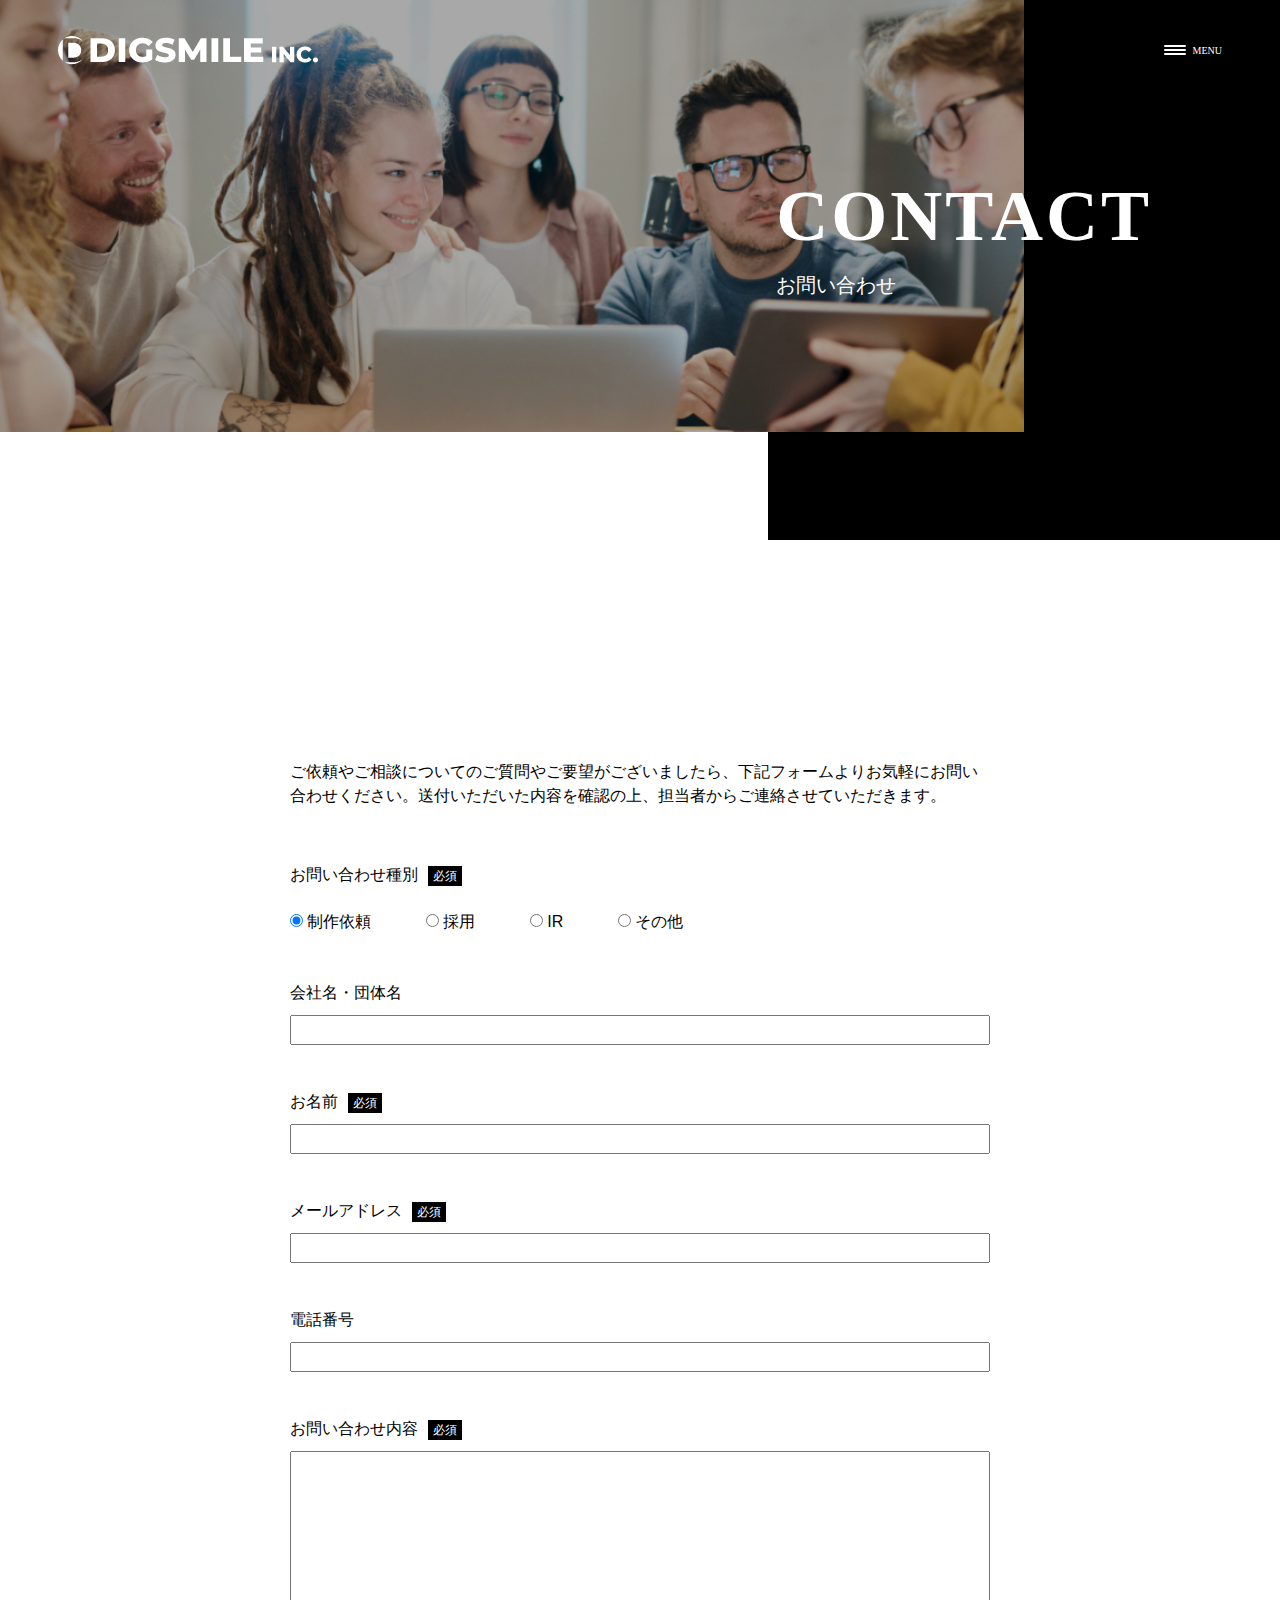
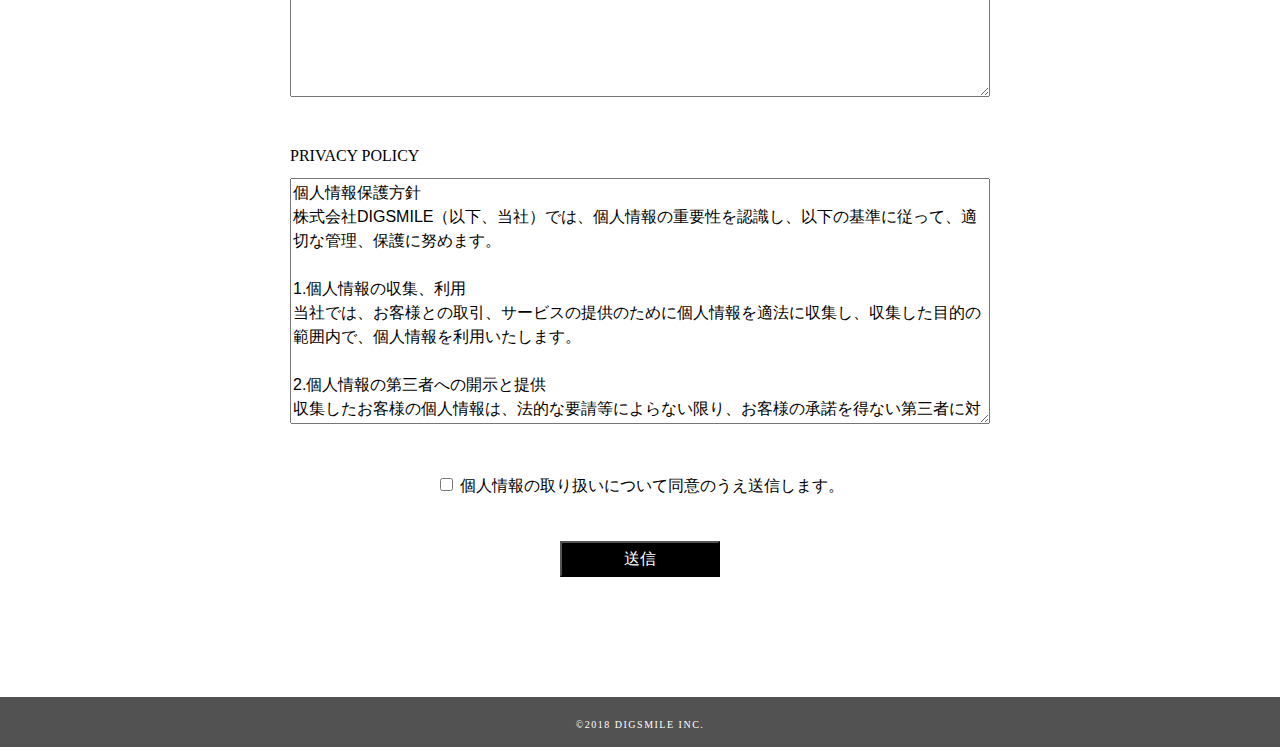
<file: Work/Cresta/contact.html>
<!DOCTYPE html>
<html lang="ja">
<head>
  <meta charset="UTF-8">
  <meta name="viewport" content="width=device-width, initial-scale=1.0">
  <title>CONTACT | DIGSMILE INC.</title>

  <!-- description -->
  <meta name="description" content="">

  <!-- Favicons -->
  <link rel="icon" href="">
  <link rel="apple-touch-icon" href="img/apple-touch-icon.png">

  <!-- Google Fonts -->

  <!-- reset css -->
  <link rel="stylesheet" href="./css/modern-css-reset.css">
  <!-- Main Stylesheet -->
  <link rel="stylesheet" href="./css/contact.css">
  
  <!-- jQuery -->
  <script type="text/javascript" src="https://ajax.googleapis.com/ajax/libs/jquery/1.10.2/jquery.min.js"></script>
</head>
<body>

<!-- header -->
<header>
  <div class="layer"></div>
  <div class="header-inner">
    <div class="site-title">
      <a href="./index.html"><img class="site-title-img" src="./img/site-logo@2x.png" alt="" /></a>
    </div>
    <div class="burger-btn">
      <div class="btn-trigger" id="btn01">
        <span></span>
        <span></span>
        <span></span>
      </div>
      <div class="menu-logo">menu</div>
    </div>
    <nav class="header-nav">
      <div class="nav-icon">
        <a href="./index.html"><img src="./img/burger-menu-logo@2.png" alt="" /></a>
      </div>
      <ul class="nav-list">
        <li class="nav-list-item"><a href="./about.html">ABOUT US</a></li>
          <li class="nav-list-item"><a href="./">WORKS</a> </li>
          <li class="nav-list-item"><a href="./">CULTURE</a> </li>
          <li class="nav-list-item"><a href="./">TOPICS</a></li>
          <li class="nav-list-item"><a href="./contact.html">CONTACT</a></li>
      </ul>
    </nav>
  </div>
</header>
<!-- //header -->

<main>
  <!-- first view -->
  <section class="fv">
    <div class="fv-inner">
      <div class="fv-img">
      </div>
      <div class="fv-catch-copy">
        <h1 class="main-copy">CONTACT</h1>
        <p class="sub-copy">お問い合わせ</p>
      </div>
      <div class="fv-bg"></div>
    </div>
  </section>
  <!-- //first view -->

  <!-- main -->
    <!-- contact form -->
      <section class="contact-form">
        <div class="wrapper">
          <p class="sentence">ご依頼やご相談についてのご質問やご要望がございましたら、下記フォームよりお気軽にお問い合わせください。送付いただいた内容を確認の上、担当者からご連絡させていただきます。</p>

          <form action="">
            <div class="type">
              <p class="
              required">お問い合わせ種別</p>
              <input type="radio" name="type" id="request" value="request" checked>
              <label for="request">制作依頼</label><br class="br-sp">
              <input type="radio" name="type" id="recruit" value="recruit">
              <label for="recruit">採用</label><br class="br-sp">
              <input type="radio" name="type" id="IR" value="IR">
              <label for="IR">IR</label><br class="br-sp">
              <input type="radio" name="type" id="other" value="other">
              <label for="other">その他</label><br class="br-sp">
            </div>

            <p><label for="company-name">会社名・団体名</label></p>
            <input type="text" name="company-name" id="company-name">

            <p class="
            required"><label for="name">お名前</label></p>
            <input type="text" name="name" id="name">

            <p class="
            required"><label for="email">メールアドレス</label></p>
            <input type="text" name="email" id="email">

            <p><label for="tel">電話番号</label></p>
            <input type="text" name="tel" id="tel">

            <p class="
            required"><label for="content">お問い合わせ内容</label></p>
            <textarea name="content" id="content" cols="30" rows="10"></textarea>

            <p class="privacy-policy"><label for="privacy-policy">PRIVACY POLICY</label></p>
            <textarea name="privacy-policy" id="privacy-policy" cols="30" rows="10" readonly>個人情報保護方針
株式会社DIGSMILE（以下、当社）では、個人情報の重要性を認識し、以下の基準に従って、適切な管理、保護に努めます。

1.個人情報の収集、利用
当社では、お客様との取引、サービスの提供のために個人情報を適法に収集し、収集した目的の範囲内で、個人情報を利用いたします。

2.個人情報の第三者への開示と提供
収集したお客様の個人情報は、法的な要請等によらない限り、お客様の承諾を得ない第三者に対して提供・開示はいたしません。
業務の都合上、業務委託先に個人情報を提供する場合は、機密保持契約等によって業務委託先に個人情報保護を義務付けるとともに、業務委託先が適切に個人情報を取り扱うように管理いたします。

3.個人情報の保護
当社では、個人情報の紛失、破壊、改ざん、不正アクセス、および漏えい等を防止するため、適切な対策を行います。

4.法令および関連規範の遵守
当社は、個人情報の取り扱いに関して、個人情報保護法をはじめとする個人情報に関する法令および関連する規範を遵守します。

5.個人情報の開示・訂正・削除
当社では、個人情報の開示・訂正・削除等の依頼があった場合、情報提供者本人であることを確認の上、すみやかに対応いたします。

法令や当社方針により、プライバシー・ポリシーを予告なく改訂することがあります。

お問い合わせ窓口
当社の個人情報の取扱いに関するお問い合わせは下記までご連絡お願いいたします。
株式会社ファイアープレイス
044-589-4333</textarea><br>

            <div class="agree">
              <input type="checkbox" name="agree" id="agree">
              <label for="agree">個人情報の取り扱いについて同意のうえ送信します。</label><br>
            </div>

            <input type="submit" value="送信" id="">
            
          </form>
          
        </div>
      </section>
     <!-- //contact-form -->

    

    </main>

  <footer>
    <small>©2018 digsmile inc.</small>
  </footer>

  <script type="text/javascript" src="./js/index.js"></script>

  </body>
</html>
</file>
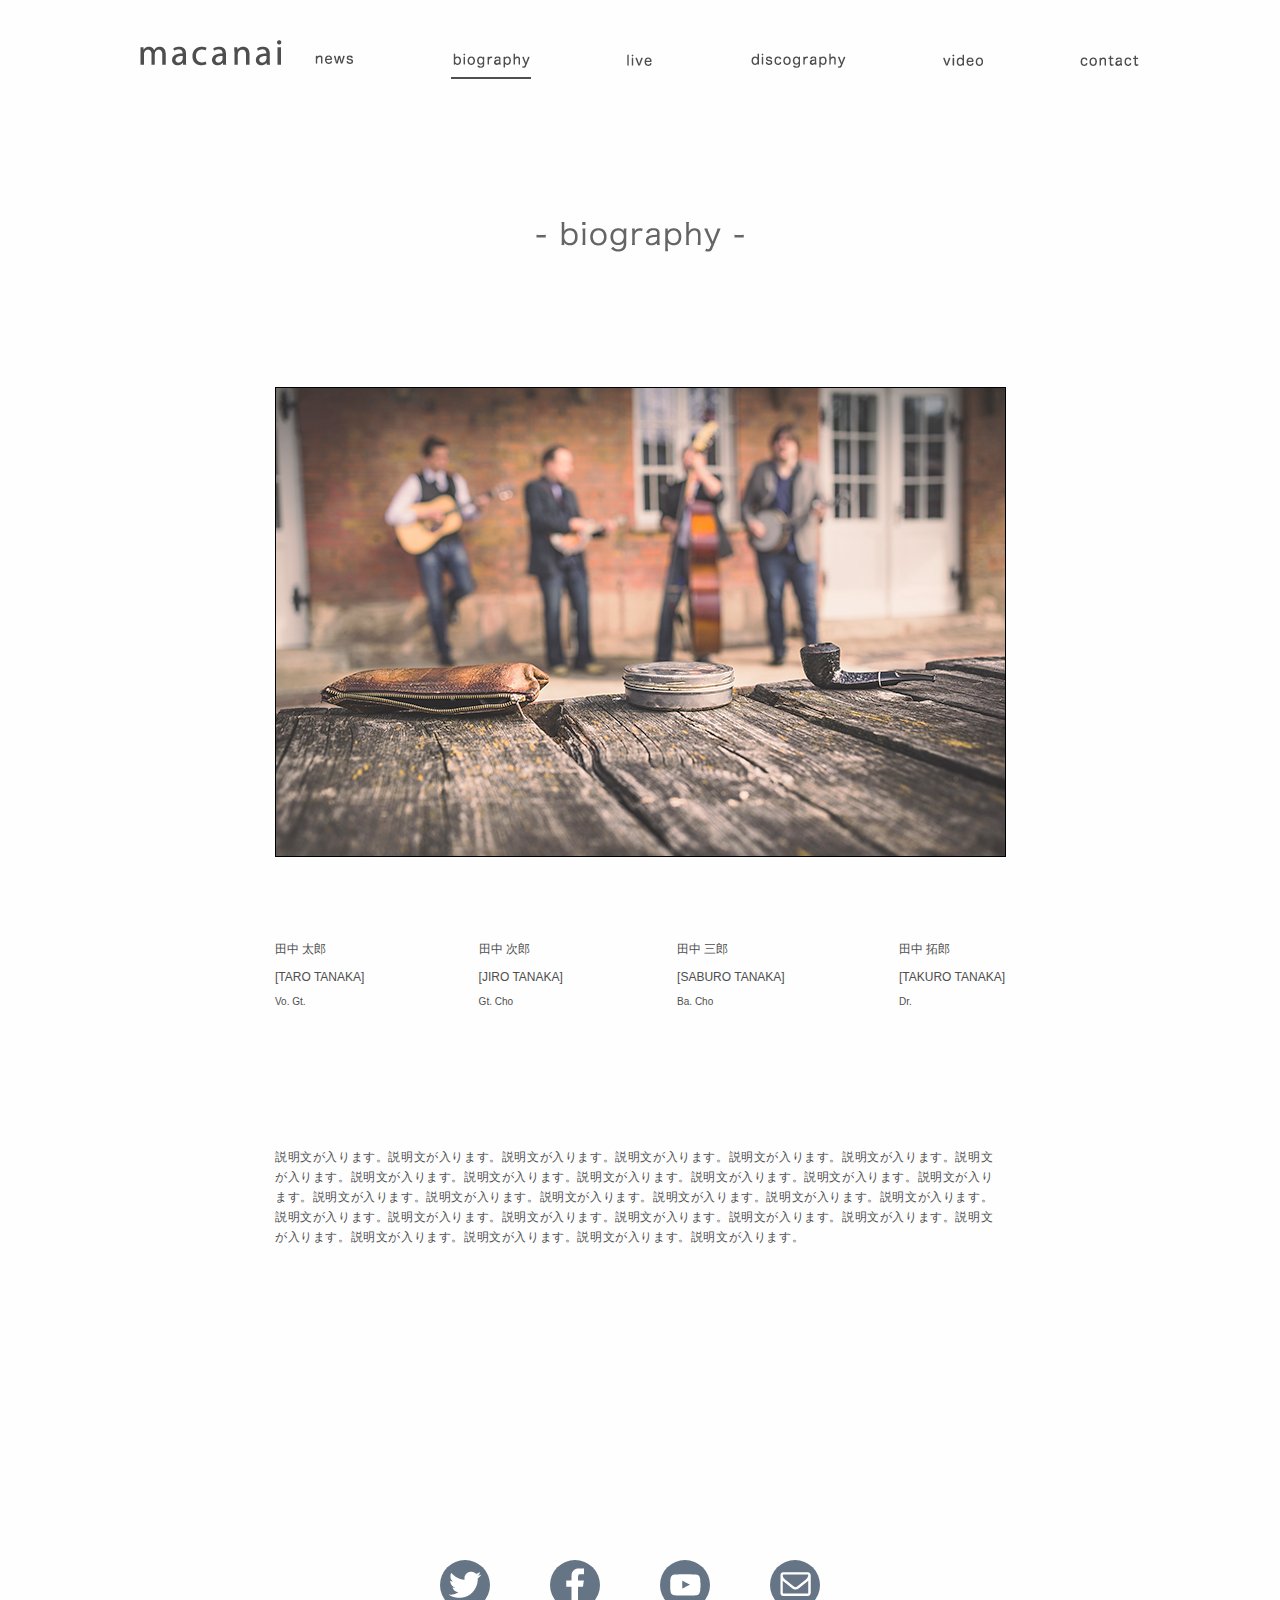
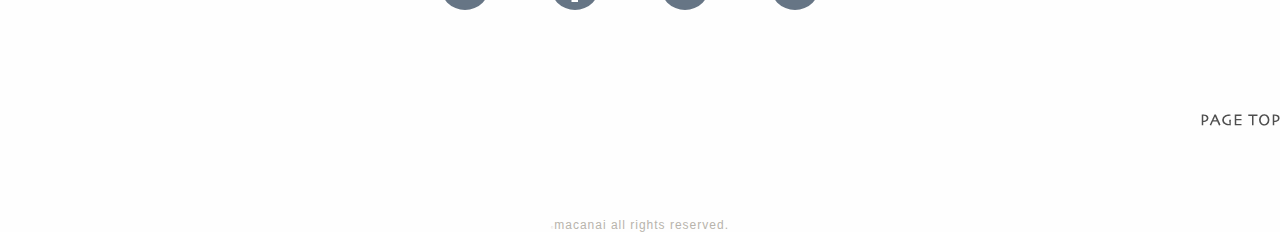
<file: Work/macanai/bio.html>
<!DOCTYPE html>
<html lang="ja">
  <head>
    <meta charset="utf-8">
    <title>macanai | biography</title>
    <meta name="description" content="macanaiのプロフィールをお伝えします。">
    <meta name="author" content="">
  
    <!-- Mobile Specific Metas
    –––––––––––––––––––––––––––––––––––––––––––––––––– -->
    <meta name="viewport" content="width=device-width, initial-scale=1">
  
    <!-- FONT
    –––––––––––––––––––––––––––––––––––––––––––––––––– -->
    <link href="//fonts.googleapis.com/css?family=Raleway:400,300,600" rel="stylesheet" type="text/css">
  
    <!-- CSS
    –––––––––––––––––––––––––––––––––––––––––––––––––– -->
    <link rel="stylesheet" href="css/normalize.css">
    <link rel="stylesheet" href="css/style.css">
    
    <!-- jQuery -->
    <script type="text/javascript" src="https://ajax.googleapis.com/ajax/libs/jquery/1.10.2/jquery.min.js"></script>
  
    <!-- Favicon
    –––––––––––––––––––––––––––––––––––––––––––––––––– -->
    <link rel="icon" href="images/favicon.ico">
  </head>

  <body>
    <!-- ヘッダー -->
    <div class="wrapper">
      <header>
        <!--サイトロゴ-->
        <div class="header-logo">
          <a href="index.html"><img src="images/header/logo-macanai_pc.png" alt="macanai"></a>
        </div>
        <!--サイトロゴここまで-->
        
        <!--ナビリスト-->
          <!-- sp用ナビ -->
          <nav class="sp_navi">
            <img id="sp_navi_btn" src="images/header/menu-icon_sp.png" alt="リスト">
              <ul class="sp_navi_li">
                <li class="sp_navi_close"><img id="sp_navi_btn_close" src="images/header/menu-icon-close_sp.png" alt="リスト"><li>
                <li class="nav-news"><a href="news.html"><img src="images/header/nav-news_sp.png" alt="news"></a></li>
                <li class="nav-bio"><a href="bio.html"><img src="images/header/nav-biography_sp.png" alt=biography></a></li>
                <li class="nav-live"><a href="live.html"><img src="images/header/nav-live_sp.png" alt="live"></a></li>
                <li class="nav-disco"><a href="disco.html"><img src="images/header/nav-discography_sp.png" alt="discography"></a></li>
                <li class="nav-video"><a href="video.html"><img src="images/header/nav-video_sp.png" alt="video"></a></li>
                <li class="nav-contact"><a href="contact.html"><img src="images/header/nav-contact_sp.png" alt="contact"></a></li>
              </ul>
          </nav>
          <!-- sp用ナビここまで -->
          
          <!-- pc用ナビ -->
          <nav class="pc_navi">
            <ul class="pc_navi_li">
              <li><a href="news.html"><img src="images/header/nav-news_pc.png" alt="news"></a></li>
              <li><a href="bio.html" class="nav-border"><img src="images/header/nav-bio_pc.png" alt=biography></a></li>
              <li><a href="live.html"><img src="images/header/nav-live_pc.png" alt="live"></a></li>
              <li><a href="disco.html"><img src="images/header/nav-disco_pc.png" alt="discography"></a></li>
              <li><a href="video.html"><img src="images/header/nav-video_pc.png" alt="video"></a></li>
              <li><a href="contact.html"><img src="images/header/nav-contact_pc.png" alt="contact"></a></li>
            </ul>
          </nav>
          <!-- pc用ナビここまで -->
      </header>
    </div>
    <!-- ヘッダーここまで -->
      
    <!-- メイン -->
    <main>
      <!--バイオグラフィー-->
      <div class="wrapper">
        <h1 class="title center"><img src="images/bio-title.png" alt="-biography-"></h1>
        <div class="bio-container">
          <div class="bio-cover center"><img src="images/bio-cover.jpg" alt="プロフィール画像"></div>
          <div class="profile">
            <div class="profile-name">
              <p>田中 太郎</p>
              <p>[TARO TANAKA]</p>
              <p class="small">Vo. Gt.</p>
            </div>
            <div class="profile-name">
              <p>田中 次郎</p>
              <p>[JIRO TANAKA]</p>
              <p class="small">Gt. Cho</p>
            </div>
            <div class="profile-name">
              <p>田中 三郎</p>
              <p>[SABURO TANAKA]</p>
              <p class="small">Ba. Cho</p>
            </div>
            <div class="profile-name">
              <p>田中 拓郎</p>
              <p>[TAKURO TANAKA]</p>
              <p class="small">Dr.</p>
            </div>
          </div>
          <div class="pro-sentence">
            <p>説明文が入ります。説明文が入ります。説明文が入ります。説明文が入ります。説明文が入ります。説明文が入ります。説明文が入ります。説明文が入ります。説明文が入ります。説明文が入ります。説明文が入ります。説明文が入ります。説明文が入ります。説明文が入ります。説明文が入ります。説明文が入ります。説明文が入ります。説明文が入ります。説明文が入ります。説明文が入ります。説明文が入ります。説明文が入ります。説明文が入ります。説明文が入ります。説明文が入ります。説明文が入ります。説明文が入ります。説明文が入ります。説明文が入ります。説明文が入ります。</p>
          </div>
        </div>
      </div>
      <!--バイオグラフィーここまで-->
    </main>
    <!--メインここまで-->
      
    <!-- フッター -->
    <div class="wrapper">
      <footer>
        <!--フッターアイコン-->
        <div class="footer-icon">
          <ul class="footer-icon-li">
            <li class="twitter"><a href="#"><h1 class="sns-twitter circle"><img src="images/footer/f-twitter.png" alt="twitter"></h1></a></li>
            <li class="facebook"><a href="#"><h1 class="sns-facebook circle"><img src="images/footer/f-facebook.png" alt="facebook"></h1></a></li>
            <li class="youtube"><a href="#"><h1 class="sns-youtube circle"><img src="images/footer/f-youtube.png" alt="youtube"></h1></a></li>
            <li class="mail"><a href="mailto:aaaaaa@gmail.com"><h1 class="mail circle"><img src="images/footer/f-mail.png" alt="mail"></h1></a></li>
          </ul>
        </div>
        <!--フッターアイコンここまで-->
        
        <!--ページトップ-->
        <div class="page-top">
          <a href="#"><img src="images/footer/page-top_pc.png" alt="pagetop"></a>
        </div>
        <!--ページトップここまで-->
        
        <!--コピーライト-->
        <small class="copyright"><span>&copy;</span>macanai all rights reserved.</small>
        <!--コピーライトここまで-->
      </footer>
    </div>
    <!--フッターここまで-->
    <!-- jQuery -->
    <script>
      $(function(){
        $(document).ready(function(){
          $("#sp_navi_btn").click(function () {
            $(this).next().slideToggle();
            });
            $("#sp_navi_btn_close").click(function () {
            $(".sp_navi_li").slideUp();
            });
            $(".page-top").click(function () {
            $('body, html').animate({ scrollTop: 0 }, 500);
            return false;
            });
        });
      });
    </script>
  </body>
</html>
</file>
<file: Work/Cresta/css/style.css>
@charset "UTF-8";
/* ------------------- */
/*        base         */
/* ------------------- */
html {
  font-size: 62.5%;
}

body {
  font-family: Montserrat;
  color: #333;
}

.noscroll {
  overflow: hidden;
}

a {
  color: #fff;
  text-decoration: none;
  -webkit-transition: .3s;
  transition: .3s;
}

a:hover {
  opacity: .6;
  -webkit-transition: .3s;
  transition: .3s;
}

img {
  width: 100%;
}

.flex {
  display: -webkit-box;
  display: -ms-flexbox;
  display: flex;
  -webkit-box-pack: justify;
      -ms-flex-pack: justify;
          justify-content: space-between;
  -webkit-box-align: center;
      -ms-flex-align: center;
          align-items: center;
  -ms-flex-wrap: wrap;
      flex-wrap: wrap;
}

button {
  background-color: #000;
  color: #fff;
  text-align: center;
  border-radius: 0;
  font-family: sans-serif;
  width: 160px;
  height: 36px;
  border: none;
  cursor: pointer;
  font-size: 12px;
  font-size: 1.2rem;
  text-transform: uppercase;
  -webkit-transition: .3s;
  transition: .3s;
}

button:hover {
  opacity: .7;
  -webkit-transition: .3s;
  transition: .3s;
}

.title {
  font-size: 30px;
  font-size: 3rem;
  margin-bottom: 30px;
  letter-spacing: .2rem;
  text-transform: uppercase;
}

/* header------------------*/
header {
  position: relative;
  height: 100px;
  width: 100%;
  z-index: 10;
}

header .layer {
  position: absolute;
  top: 0;
  left: 0;
  width: 100%;
  height: 100vh;
  background-color: #000;
  opacity: .6;
  display: none;
  z-index: 2;
}

header .header-inner {
  margin: auto;
  padding: 0 58px;
  height: 100px;
  width: 100%;
  position: absolute;
  top: 0;
  left: 0;
  display: -webkit-box;
  display: -ms-flexbox;
  display: flex;
  -ms-flex-wrap: nowrap;
      flex-wrap: nowrap;
  -webkit-box-pack: justify;
      -ms-flex-pack: justify;
          justify-content: space-between;
}

header .header-inner .site-title {
  display: -webkit-box;
  display: -ms-flexbox;
  display: flex;
  -webkit-box-pack: justify;
      -ms-flex-pack: justify;
          justify-content: space-between;
  -ms-flex-wrap: nowrap;
      flex-wrap: nowrap;
  -webkit-box-align: center;
      -ms-flex-align: center;
          align-items: center;
  margin: 0;
}

header .header-inner .site-title img {
  width: 100%;
  max-width: 260px;
}

header .header-inner .burger-btn {
  color: #FFF;
  display: -webkit-box;
  display: -ms-flexbox;
  display: flex;
  -ms-flex-wrap: nowrap;
      flex-wrap: nowrap;
  -webkit-box-pack: justify;
      -ms-flex-pack: justify;
          justify-content: space-between;
  -webkit-box-align: center;
      -ms-flex-align: center;
          align-items: center;
  z-index: 5;
  /* ハンバーガーボタン */
  /* //ハンバーガーボタン */
  /* 変形 */
  /* //変形 */
}

header .header-inner .burger-btn .btn-trigger {
  position: relative;
  width: 22px;
  height: 10px;
  cursor: pointer;
  margin-right: 7px;
}

header .header-inner .burger-btn .btn-trigger span {
  position: absolute;
  left: 0;
  width: 100%;
  height: 2px;
  background-color: #fff;
  border-radius: 2px;
}

header .header-inner .burger-btn .btn-trigger, header .header-inner .burger-btn .btn-trigger span {
  display: inline-block;
  -webkit-transition: all .5s;
  transition: all .5s;
  -webkit-box-sizing: border-box;
          box-sizing: border-box;
}

header .header-inner .burger-btn .btn-trigger span:nth-of-type(1) {
  top: 0;
}

header .header-inner .burger-btn .btn-trigger span:nth-of-type(2) {
  top: 4px;
}

header .header-inner .burger-btn .btn-trigger span:nth-of-type(3) {
  bottom: 0;
}

header .header-inner .burger-btn #btn01.active span:nth-of-type(1) {
  -webkit-transform: translateY(4px) rotate(-45deg);
  transform: translateY(4px) rotate(-45deg);
}

header .header-inner .burger-btn #btn01.active span:nth-of-type(2) {
  opacity: 0;
}

header .header-inner .burger-btn #btn01.active span:nth-of-type(3) {
  -webkit-transform: translateY(-4px) rotate(45deg);
  transform: translateY(-4px) rotate(45deg);
}

header .header-inner .burger-btn .menu-logo {
  font-size: 10px;
  font-size: 1rem;
  -webkit-box-align: center;
      -ms-flex-align: center;
          align-items: center;
  text-transform: uppercase;
}

header .header-inner .header-nav {
  position: fixed;
  top: 0;
  right: -40%;
  z-index: 4;
  background-color: #000;
  opacity: .9;
  color: #fff;
  height: 100vh;
  width: 40%;
  padding: 180px 0;
  text-align: center;
  margin: 0;
}

header .header-inner .header-nav .nav-icon {
  width: 100%;
  margin-bottom: 40px;
  text-align: center;
}

header .header-inner .header-nav .nav-icon img {
  display: inline-block;
  text-align: center;
  margin: 0;
  width: 100%;
  max-width: 45px;
}

header .header-inner .header-nav .nav-list {
  text-transform: uppercase;
  text-align: center;
  margin: auto;
  font-size: 20px;
  font-size: 2rem;
  letter-spacing: .2rem;
}

header .header-inner .header-nav .nav-list .nav-list-item {
  margin-bottom: 30px;
}

/* tablet-view------------------*/
@media screen and (max-width: 769px) {
  header .header-inner {
    padding: 0 30px;
  }
  header .header-inner .site-title img {
    width: 189px;
  }
}

/* sp-view------------------*/
@media screen and (max-width: 375px) {
  header {
    height: 60px;
  }
  header .header-inner {
    padding: 0 10px;
    height: 60px;
  }
  header .header-inner .header-nav .nav-list {
    font-size: 14px;
    font-size: 1.4rem;
  }
}

/* //header------------------*/
/* fv------------------*/
.fv {
  width: 100%;
  height: 100vh;
  margin: 0;
  padding: 0;
}

.fv .fv-inner {
  position: absolute;
  top: 0;
  left: 0;
  width: 100%;
  height: 80%;
  display: -webkit-box;
  display: -ms-flexbox;
  display: flex;
  -webkit-box-pack: justify;
      -ms-flex-pack: justify;
          justify-content: space-between;
  -ms-flex-wrap: nowrap;
      flex-wrap: nowrap;
}

.fv .fv-inner .fv-img {
  background-image: url(../img/home-header@2x.jpg);
  background-position: center;
  background-size: cover;
  height: 80％;
  width: 80%;
  z-index: 2;
}

.fv .fv-inner .fv-bg {
  position: absolute;
  top: 0;
  right: 0;
  z-index: 1;
  background-color: #000;
  width: 40%;
  height: 100vh;
  padding: 0;
}

.fv .fv-inner .fv-catch-copy {
  text-transform: uppercase;
  z-index: 3;
  color: #fff;
  position: absolute;
  top: 25%;
  right: 10%;
}

.fv .fv-inner .fv-catch-copy .sub-copy {
  font-size: 20px;
  font-size: 2rem;
}

.fv .fv-inner .fv-catch-copy .sub-copy2 {
  margin-bottom: 30px;
}

.fv .fv-inner .fv-catch-copy .main-copy {
  font-size: 72px;
  font-size: 7.2rem;
  letter-spacing: .1rem;
  line-height: 8rem;
}

/* tablet-view------------------*/
@media screen and (max-width: 769px) {
  .fv .fv-inner .fv-catch-copy .main-copy {
    line-height: 6.5rem;
  }
}

/* sp-view------------------*/
@media screen and (max-width: 375px) {
  .fv .fv-inner .fv-catch-copy .main-copy {
    font-size: 52px;
    font-size: 5.2rem;
  }
  .fv .fv-inner .fv-catch-copy .sub-copy {
    font-size: 16px;
    font-size: 1.6rem;
  }
  .fv .fv-inner .fv-catch-copy .sub-copy2 {
    margin-bottom: 20px;
  }
}

/* //fv------------------*/
/* about------------------*/
.about .wrapper {
  max-width: 1440px;
  margin: 120px auto;
}

.about .wrapper .about-container .about-us {
  margin: 0 auto;
  background-image: url(../img/home-about@2x.jpg);
  background-size: cover;
  background-position: center;
  background-repeat: no-repeat;
  width: 100%;
  max-width: 1100px;
  height: 100%;
  padding: 100px 7% 60px;
}

.about .wrapper .about-container .about-us .about-inner {
  z-index: 2;
  background-color: #fff;
  width: 100%;
  max-width: 590px;
  height: 100%;
  padding: 50px 30px;
  margin: 0;
  opacity: .95;
}

.about .wrapper .about-container .about-us .about-inner p {
  font-family: sans-serif;
  font-size: 16px;
  font-size: 1.6rem;
  margin-bottom: 30px;
  line-height: 3.2rem;
  text-transform: uppercase;
}

.about .container {
  background-color: #F0F0F0;
}

.about .container .content-wrapper {
  margin: 0 auto;
}

.about .container .content-wrapper .contents {
  margin: 0 auto;
  padding: 50px 20px;
  max-width: 1100px;
  -webkit-box-align: baseline;
      -ms-flex-align: baseline;
          align-items: baseline;
}

.about .container .content-wrapper .contents .content {
  -webkit-box-flex: 1;
      -ms-flex: 1;
          flex: 1;
  margin-right: 60px;
  width: 100%;
  max-width: 520px;
}

.about .container .content-wrapper .contents .content img {
  width: 100%;
}

.about .container .content-wrapper .contents .content p {
  font-size: 16px;
  font-size: 1.6rem;
  margin: 30px 0;
  font-family: sans-serif;
  text-transform: uppercase;
}

.about .container .content-wrapper .contents .content:last-child {
  margin-right: 0;
}

/* tablet-view------------------*/
@media screen and (max-width: 769px) {
  .about {
    margin-top: 80px;
  }
  .about .wrapper {
    padding: 0;
  }
  .about .wrapper .about-us .about-inner {
    padding: 40px 30px;
  }
  .about .wrapper .about-us .about-inner .title {
    font-size: 32px;
    font-size: 3.2rem;
  }
  .about .wrapper .about-us .about-inner p {
    font-size: 16px;
    font-size: 1.6rem;
  }
  .about .container {
    background-color: #F2F2F2;
  }
  .about .container .content-wrapper {
    padding: 60px 30px 40px;
  }
  .about .container .contents {
    margin: 0 auto;
    -webkit-box-orient: vertical;
    -webkit-box-direction: normal;
        -ms-flex-direction: column;
            flex-direction: column;
  }
  .about .container .contents .content {
    margin-right: 0;
    margin-bottom: 80px;
  }
  .about .container .contents .content p {
    font-size: 16px;
    font-size: 1.6rem;
  }
}

/* sp-view------------------*/
@media screen and (max-width: 375px) {
  .about {
    margin-top: 78px;
  }
  .about .wrapper .about-us .about-inner {
    top: 10%;
    left: 4%;
    width: 100%;
    max-width: 345px;
    height: 441px;
    padding: 50px 30px;
  }
  .about .wrapper .about-us .about-inner .title {
    font-size: 28px;
    font-size: 2.8rem;
  }
  .about .wrapper .about-us .about-inner p {
    font-size: 14px;
    font-size: 1.4rem;
    line-height: 2.5rem;
  }
  .about .container .content-wrapper {
    padding: 40px 15px;
  }
  .about .container .contents .content {
    margin-bottom: 40px;
  }
  .about .container .contents .culture {
    margin-bottom: 0;
  }
}

/* //about------------------*/
/* topics------------------*/
.topics .topics-wrapper {
  padding: 120px 170px;
  max-width: 1440px;
  margin: 0 auto;
}

.topics .topics-wrapper .topics-contents {
  margin-left: 40%;
}

.topics .topics-wrapper .topics-contents .topics-list .topics-date {
  font-family: 'Montserrat Medium';
  font-size: 10px;
  font-size: 1rem;
  color: #CECECE;
  margin-bottom: 13px;
}

.topics .topics-wrapper .topics-contents .topics-list .list-item {
  text-transform: uppercase;
  font-family: sans-serif;
  color: #333;
  font-size: 14px;
  font-size: 1.4rem;
  font-weight: bold;
  padding-bottom: 12px;
  margin-bottom: 32px;
  border-bottom: 1px solid #DDDDDD;
  -webkit-transition: .3s;
  transition: .3s;
}

.topics .topics-wrapper .topics-contents .topics-list .list-item:hover {
  opacity: .5;
  -webkit-transition: .3s;
  transition: .3s;
}

.topics .topics-wrapper .topics-contents .topics-btn {
  width: 160px;
  height: 36px;
  display: block;
  margin: 0 0 0 auto;
}

/* tablet-view------------------*/
@media screen and (max-width: 769px) {
  .topics .topics-wrapper {
    padding: 40px 30px;
  }
  .topics .topics-wrapper .topics-contents {
    margin-left: 0;
  }
  .topics .topics-wrapper .topics-contents .topics-btn {
    margin: 0;
  }
}

/* sp-view------------------*/
@media screen and (max-width: 375px) {
  .topics .topics-wrapper {
    padding: 40px 15px;
  }
  .topics .topics-wrapper .topics-contents .topics-list .topics-date {
    margin-bottom: 11px;
  }
  .topics .topics-wrapper .topics-contents .topics-list .list-item {
    font-size: 12px;
    font-size: 1.2rem;
    padding-bottom: 10px;
  }
}

/* //topics------------------*/
/* contact------------------*/
.contact {
  background-color: #F0F0F0;
}

.contact .wrapper {
  padding: 60px 170px 170px;
  max-width: 1440px;
  margin: 0 auto;
}

.contact .wrapper .contact-content {
  -webkit-box-flex: 1;
      -ms-flex: 1;
          flex: 1;
  margin-right: 80px;
}

.contact .wrapper .contact-content p {
  font-size: 16px;
  font-size: 1.6rem;
  margin: 32px 0 30px;
  line-height: 3.2rem;
  font-family: sans-serif;
}

.contact .wrapper .contact-img {
  -webkit-box-flex: 1.2;
      -ms-flex: 1.2;
          flex: 1.2;
  max-width: 480px;
}

.contact .wrapper .contact-img img {
  width: 100%;
}

/* tablet-view------------------*/
@media screen and (max-width: 769px) {
  .contact .wrapper {
    padding: 40px 30px 80px;
  }
  .contact .wrapper .contact-contents {
    -webkit-box-orient: vertical;
    -webkit-box-direction: reverse;
        -ms-flex-direction: column-reverse;
            flex-direction: column-reverse;
    -webkit-box-align: stretch;
        -ms-flex-align: stretch;
            align-items: stretch;
  }
  .contact .wrapper .contact-contents .contact-content {
    margin-right: 0;
    width: 100%;
    max-width: 510px;
  }
  .contact .wrapper .contact-contents .contact-content p {
    margin: 30px 0;
  }
  .contact .wrapper .contact-contents .contact-img {
    -webkit-box-flex: 1;
        -ms-flex: 1;
            flex: 1;
    margin-bottom: 30px;
  }
  .contact .wrapper .contact-contents .contact-img img {
    width: 100%;
    max-width: 520px;
  }
}

/* sp-view------------------*/
@media screen and (max-width: 375px) {
  .contact .wrapper {
    padding: 40px 15px;
  }
  .contact .wrapper .contact-contents {
    -webkit-box-align: center;
        -ms-flex-align: center;
            align-items: center;
  }
}

/* //contact------------------*/
/* footer------------------*/
footer {
  font-family: 'Montserrat Medium';
  background-color: #525252;
  height: 50px;
  width: 100%;
  text-align: center;
}

footer small {
  display: inline-block;
  font-size: 10px;
  font-size: 1rem;
  color: #fff;
  letter-spacing: .15rem;
  margin: 20px auto;
  text-transform: uppercase;
}
/*# sourceMappingURL=style.css.map */
</file>
<file: Work/macanai/css/style.css>
@charset "UTF-8";
html {
  font-size: 62.5%;
  background: #fefefe;
  color: #4e4e4e;
}

/* ヘッダー */
@media (min-width: 550px) {
  header {
    margin: 0 auto;
    width: 100%;
    max-width: 1000px;
    display: -webkit-box;
    display: -ms-flexbox;
    display: flex;
    -webkit-box-pack: justify;
        -ms-flex-pack: justify;
            justify-content: space-between;
    padding: 40px 0;
  }
  .sp_navi {
    display: none;
  }
  .pc_navi {
    width: 100%;
    margin-left: auto;
  }
  .pc_navi_li {
    display: -webkit-box;
    display: -ms-flexbox;
    display: flex;
    -webkit-box-pack: justify;
        -ms-flex-pack: justify;
            justify-content: space-between;
    padding: 0;
  }
  .pc_navi_li li {
    list-style: none;
    margin: 0 30px 0;
  }
  .pc_navi_li li:last-child {
    margin: 0 0 0 30px;
  }
  .pc_navi_li a:hover {
    padding-bottom: 5px;
    border-bottom: solid 2px #4e4e4e;
  }
  .nav-border {
    padding-bottom: 5px;
    border-bottom: solid 2px #4e4e4e;
  }
}

@media (max-width: 549px) {
  header {
    padding: 0 10px;
    display: -webkit-box;
    display: -ms-flexbox;
    display: flex;
    -webkit-box-pack: justify;
        -ms-flex-pack: justify;
            justify-content: space-between;
    padding: 20px 0;
  }
  .header-logo img {
    width: 100px;
  }
  #sp_navi_btn {
    width: 20px;
  }
  .pc_navi {
    display: none;
  }
  .sp_navi_li {
    width: 100%;
    position: absolute;
    top: 0;
    left: 0;
    border: none;
    background: #667585;
    margin: 0;
    padding: 0;
    display: none;
    z-index: 100;
    color: #f7fcfe;
    text-align: center;
  }
  .sp_navi_li li {
    list-style: none;
    padding: 30px 5px;
    margin: 0 8px;
  }
  .sp_navi_li li a {
    display: block;
    text-decoration: none;
    color: #fff;
  }
  .sp_navi_li li:last-child {
    border-bottom: none;
    padding-bottom: 80px;
  }
  .sp_navi_li .sp_navi_close {
    text-align: right;
    margin: 18px 8px 0 0;
    padding: 0;
  }
  .sp_navi_li .sp_navi_close img {
    width: 23px;
  }
}

/* ヘッダーここまで */
/* メインエリア */
/* カバー画像 */
@media (min-width: 550px) {
  .cover_pc img {
    width: 100%;
  }
  .cover_pc img img {
    width: 100%;
  }
  .cover_sp {
    display: none;
  }
}

@media (max-width: 549px) {
  .cover_pc {
    display: none;
  }
  .cover_sp img {
    width: 100%;
  }
}

/* カバー画像ここまで */
/* ニュースエリア */
.news-area {
  width: 100%;
  max-width: 800px;
  margin: 80px auto;
  padding: 20px 20px 60px;
  border: 1px solid #8f9ca9;
}

.news-head {
  display: -webkit-box;
  display: -ms-flexbox;
  display: flex;
  -webkit-box-pack: justify;
      -ms-flex-pack: justify;
          justify-content: space-between;
}

.news-head a {
  height: 41px;
}

.news-title {
  margin: 20px 20px;
}

.news-page_pc {
  background: #0a3b67;
  width: 120px;
  height: 25px;
  border-radius: 10px;
  padding: 8px 22px 8px 26px;
  margin: 0;
}

.news-page_pc:hover {
  background: rgba(10, 59, 103, 0.5);
}

.news-block {
  padding: 20px 0 50px 0;
  margin: 20px;
  border-bottom: 1px solid #8f9ca9;
}

.news-block h1 {
  font-size: 16px;
  font-size: 1.6rem;
  font-weight: bold;
  letter-spacing: 0.8px;
}

.news-block h2 {
  font-weight: normal;
  font-size: 12px;
  font-size: 1.2rem;
  letter-spacing: 0.8px;
}

.news-block p {
  font-size: 12px;
  font-size: 1.2rem;
  letter-spacing: 0.8px;
}

@media (max-width: 549px) {
  .news-page_pc, .page-link {
    display: none;
  }
  .news-title {
    margin: 10px 20px;
  }
  .news-area {
    width: 100%;
    max-width: 270px;
    margin: 20px auto;
    padding: 10px 5px;
    border: 1px solid #8f9ca9;
  }
  .news-block {
    padding: 20px 0 10px;
    margin: 0 10px;
  }
  .news-block h1 {
    font-size: 16px;
    font-size: 1.6rem;
  }
  .news-block p {
    font-size: 10px;
    font-size: 1rem;
  }
  .news-head {
    display: block;
    text-align: center;
  }
  .news-page_sp {
    display: block;
    background: #0a3b67;
    width: 100px;
    height: 25px;
    border-radius: 10px;
    padding: 4px 18px 8px 22px;
    margin: 40px auto 10px;
    text-align: center;
  }
  .news-page_sp img {
    width: 100px;
  }
}

/* ニュースエリアここまで */
/* ビデオエリア */
.video-area {
  width: 100%;
  max-width: 800px;
  margin: 80px auto;
  padding: 20px 20px 60px;
  border: 1px solid #8f9ca9;
}

.video-head {
  display: -webkit-box;
  display: -ms-flexbox;
  display: flex;
  -webkit-box-pack: justify;
      -ms-flex-pack: justify;
          justify-content: space-between;
}

.video-head a {
  height: 41px;
}

.video-title {
  margin: 20px 20px;
}

.video-page_pc {
  background: #0a3b67;
  width: 120px;
  height: 25px;
  border-radius: 10px;
  padding: 8px 22px 8px 26px;
  margin: 0;
}

.video-page_pc:hover {
  background: rgba(10, 59, 103, 0.5);
}

.video-flex {
  display: -webkit-box;
  display: -ms-flexbox;
  display: flex;
  -ms-flex-wrap: wrap;
      flex-wrap: wrap;
  -webkit-box-pack: justify;
      -ms-flex-pack: justify;
          justify-content: space-between;
  margin: 30px;
}

.video-flex .video-con iframe {
  width: 100%;
  height: 100%;
}

.video-flex .video-con p {
  font-size: 16px;
  font-size: 1.6rem;
  margin-top: 5px;
}

@media (max-width: 549px) {
  .video-page_pc {
    display: none;
  }
  .video-title {
    margin: 10px 20px;
  }
  .video-area {
    width: 100%;
    max-width: 270px;
    margin: 20px auto;
    padding: 10px 5px;
    border: 1px solid #8f9ca9;
  }
  .video-head {
    display: block;
    text-align: center;
  }
  .video-flex {
    display: block;
    margin: 20px;
  }
  .video-flex .video-con {
    margin-bottom: 30px;
  }
  .video-flex .video-con iframe {
    width: 100%;
    height: 100%;
  }
  .video-flex .video-con p {
    font-size: 13px;
    font-size: 1.3rem;
    margin-top: 2px;
  }
  .video-page_sp {
    display: block;
    background: #0a3b67;
    width: 100px;
    height: 25px;
    border-radius: 10px;
    padding: 4px 18px 8px 22px;
    margin: 40px auto 10px;
    text-align: center;
  }
  .video-page_sp img {
    width: 100px;
  }
}

/* ビデオエリアここまで */
/* 共通 */
.center {
  text-align: center;
}

.title {
  margin: 100px 0 130px;
}

.container {
  width: 100%;
  max-width: 900px;
  margin: 0 auto;
}

a {
  color: #4e4e4e;
}

a:hover {
  color: rgba(78, 78, 78, 0.5);
}

@media (max-width: 549px) {
  .title {
    margin: 20px 0 40px;
  }
  .title img {
    width: 110px;
  }
}

/* news.html */
.music-salon {
  margin: 40px 0 10px;
}

.music-salon_link {
  display: block;
  font-size: 12px;
  font-size: 1.2rem;
  letter-spacing: 0.5px;
}

@media (max-width: 549px) {
  .music-salon {
    margin: 40px 0 5px;
    width: 200px;
  }
  .music-salon_link {
    margin: 0 0 30px;
  }
}

/* news.htmlここまで */
/* bio.html */
.bio-container {
  width: 100%;
  max-width: 730px;
  margin: 0 auto;
}

.profile {
  display: -webkit-box;
  display: -ms-flexbox;
  display: flex;
  -webkit-box-pack: justify;
      -ms-flex-pack: justify;
          justify-content: space-between;
  margin-top: 70px;
}

.profile-name p {
  font-size: 12px;
  font-size: 1.2rem;
}

.profile-name .small {
  font-size: 10px;
  font-size: 1rem;
}

.pro-sentence {
  margin: 130px 0 80px;
}

.pro-sentence p {
  font-size: 12px;
  font-size: 1.2rem;
  letter-spacing: 0.6px;
  line-height: 20px;
}

@media (max-width: 549px) {
  .bio-cover img {
    width: 100%;
  }
  .profile {
    display: block;
    margin-top: 10px;
    text-align: center;
  }
  .profile-name {
    margin-bottom: 40px;
  }
  .profile-name p {
    margin: 5px 0;
  }
  .pro-sentence p {
    font-size: 10px;
    font-size: 1rem;
  }
}

/* bio.htmlここまで */
/* live.html */
.live-title {
  margin: 100px 0 130px;
}

.live-block {
  border-bottom: 1px solid #8f9ca9;
  padding: 80px 0;
}

.live-block h1 {
  font-size: 18px;
  font-size: 1.8rem;
  margin-bottom: 50px;
}

.live-block h2 {
  font-size: 14px;
  font-size: 1.4rem;
  margin-bottom: 20px;
}

.live-block p {
  font-size: 12px;
  font-size: 1.2rem;
  margin-bottom: 30px;
  letter-spacing: 0.4px;
  line-height: 20px;
}

.live-block .live-house {
  font-size: 14px;
  font-size: 1.4rem;
}

.live-block .answer {
  margin-left: 30px;
}

.live-block .ippan {
  margin-left: 50px;
}

@media (max-width: 549px) {
  .live-wrapper {
    padding: 0 20px;
    margin: 0 auto;
  }
  .live-title {
    margin: 20px 0 40px;
  }
  .live-title img {
    width: 90px;
  }
  .live-block {
    padding: 40px 0;
  }
  .live-block h1 {
    font-size: 16px;
    font-size: 1.6rem;
    margin-bottom: 20px;
  }
  .live-block h2 {
    font-size: 12px;
    font-size: 1.2rem;
    margin-bottom: 10px;
  }
  .live-block p {
    font-size: 10px;
    font-size: 1rem;
    margin-bottom: 30px;
    letter-spacing: 0.1px;
  }
  .live-block .live-house {
    font-size: 12px;
    font-size: 1.2rem;
  }
  .live-block .ippan {
    margin-left: 0;
  }
  .live-block .answer::before {
    content: "\A";
    white-space: pre;
  }
  .live-block .answer {
    margin-left: 40px;
  }
}

/* live.htmlここまで */
/* disco.html */
.disco-title {
  margin: 100px 0 130px;
}

.contents {
  display: -webkit-box;
  display: -ms-flexbox;
  display: flex;
  -webkit-box-pack: justify;
      -ms-flex-pack: justify;
          justify-content: space-between;
  margin: 100px 0;
  padding-bottom: 100px;
}

.contents img {
  width: 350px;
  height: 350px;
}

.border {
  border-bottom: 1px solid #8f9ca9;
}

.albm-block h1 {
  letter-spacing: 0.5px;
}

.music {
  margin-right: 140px;
  letter-spacing: 0.4px;
}

.music h1 {
  font-size: 18px;
  font-size: 1.8rem;
  margin: 0 0 30px;
}

.music p {
  font-size: 13px;
  font-size: 1.3rem;
  margin: 0 0 30px;
}

.music .cd {
  font-weight: bold;
}

.music .music-list {
  line-height: 23px;
}

@media (max-width: 549px) {
  .disco-wrapper {
    padding: 0 40px;
  }
  .disco-title {
    margin: 20px 0 40px;
  }
  .disco-title img {
    width: 180px;
  }
  .albm-block h1 {
    font-size: 17px;
    font-size: 1.7rem;
  }
  .contents {
    display: block;
    margin: 50px 0;
    padding-bottom: 100px;
  }
  .contents img {
    width: 100%;
    height: 100%;
  }
  .music {
    margin: 30px 0;
  }
  .music h1 {
    font-size: 15px;
    font-size: 1.5rem;
    margin: 0 0 30px;
  }
  .music p {
    font-size: 11px;
    font-size: 1.1rem;
    margin: 0 0 30px;
  }
}

/* disco.htmlここまで */
/* video.html */
.video-wrapper {
  padding: 0 20px;
}

.video-wrapper .contents {
  display: -webkit-box;
  display: -ms-flexbox;
  display: flex;
  -webkit-box-pack: justify;
      -ms-flex-pack: justify;
          justify-content: space-between;
  margin: 100px 0;
  padding-bottom: 100px;
}

.youtube-area {
  margin-right: 40px;
}

.youtube-area p {
  font-size: 15px;
  font-size: 1.5rem;
  margin-top: 2px;
}

.youtube-area:last-child {
  margin-right: 0;
}

@media (max-width: 549px) {
  .video-wrapper {
    padding: 0 40px;
  }
  .video-wrapper .container {
    margin-top: 100px;
  }
  .video-wrapper .contents {
    display: block;
    margin: 0 auto;
  }
  .video-wrapper .youtube-area {
    margin: 50px auto;
  }
  .video-wrapper .youtube-area iframe {
    width: 240px;
    height: 150px;
  }
  .video-wrapper .youtube-area p {
    font-size: 13px;
    font-size: 1.3rem;
  }
  .video-wrapper h1 {
    font-size: 16px;
    font-size: 1.6rem;
    font-weight: normal;
  }
}

/* contact.html */
.flex {
  margin: 60px 0;
  display: -webkit-box;
  display: -ms-flexbox;
  display: flex;
  -ms-flex-wrap: wrap;
      flex-wrap: wrap;
}

.sns-title {
  margin: 100px 0 60px;
  letter-spacing: 2px;
  font-size: 24px;
  font-size: 2.4rem;
}

.flr {
  margin: auto;
  width: 800px;
  font-size: 17px;
  font-size: 1.7rem;
  letter-spacing: 1px;
}

.sentence {
  font-size: 17px;
  font-size: 1.7rem;
}

.mail {
  line-height: 58px;
}

.sns-twitter {
  line-height: 62px;
}

.sns-facebook {
  line-height: 70px;
}

.sns-youtube {
  line-height: 58px;
}

@media (max-width: 549px) {
  .contact-container {
    text-align: center;
    margin-bottom: 100px;
  }
  .flex {
    display: block;
  }
  .flex .circle {
    text-align: center;
    margin: 0 auto;
    width: 40px;
    height: 40px;
  }
  .flex img {
    width: 27px;
  }
  .flex .mail {
    line-height: 46px;
  }
  .flex .sns-twitter {
    line-height: 46px;
  }
  .flex .sns-facebook {
    line-height: 52px;
  }
  .flex .sns-facebook img {
    width: 15px;
  }
  .flex .sns-youtube {
    line-height: 45px;
  }
  .flr {
    margin: 10px 0;
    width: 100%;
    font-size: 15px;
    font-size: 1.5rem;
    letter-spacing: 1px;
  }
  .sns-title {
    font-size: 18px;
    font-size: 1.8rem;
  }
  .sentence {
    font-size: 12px;
    font-size: 1.2rem;
    max-width: 210px;
    margin: 10px auto;
    text-align: left;
  }
}

/* フッター */
footer {
  margin-top: 300px;
}

.footer-icon-li {
  display: -webkit-box;
  display: -ms-flexbox;
  display: flex;
  -webkit-box-pack: center;
      -ms-flex-pack: center;
          justify-content: center;
  padding: 0;
}

.footer-icon-li li {
  list-style: none;
  margin-right: 40px;
}

.footer-icon-li li:last-child {
  margin-right: 0;
}

.circle {
  background: #667585;
  border-radius: 50px;
  width: 50px;
  height: 50px;
  margin-right: 20px;
  text-align: center;
}

.circle:hover {
  background: rgba(102, 112, 133, 0.5);
}

.page-top {
  text-align: right;
  margin: 90px 0;
}

.copyright {
  display: block;
  color: #b8b4ac;
  font-size: 12px;
  font-size: 1.2rem;
  text-align: center;
  margin: 0;
  padding: 0;
  letter-spacing: 0.1rem;
}

.copyright span {
  font-size: 3px;
  font-size: 0.3rem;
  margin: 0 0 5px;
}

@media (max-width: 549px) {
  footer {
    margin-top: 50px;
  }
  .footer-icon-li li {
    margin-right: 27px;
    width: 28px;
    height: 28px;
  }
  .footer-icon-li li img {
    width: 20px;
  }
  .footer-icon-li li .sns-facebook img {
    width: 12px;
  }
  .circle {
    width: 30px;
    height: 30px;
  }
  .page-top {
    margin: 80px 0;
  }
  .page-top img {
    width: 70px;
  }
  .copyright {
    font-size: 11px;
    font-size: 1.1rem;
    letter-spacing: 0.5px;
  }
  .mail {
    line-height: 29px;
  }
  .sns-twitter {
    line-height: 30px;
  }
  .sns-facebook {
    line-height: 36px;
  }
  .sns-youtube {
    line-height: 28px;
  }
}

/* フッターここまで */
/*# sourceMappingURL=style.css.map */
</file>
<file: Work/css/work.css>
@charset "UTF-8";
* {
  -webkit-box-sizing: border-box;
          box-sizing: border-box;
}

body {
  font-size: 10px;
  /*IE9以前に対応する*/
  font-size: 0.625rem;
  letter-spacing: 0.15em;
  color: #333333;
  font-family: "Noto Sans JP", "ヒラギノ角ゴ Pro W3", "Hiragino Kaku Gothic Pro", "メイリオ", Meiryo, "ＭＳ Ｐゴシック", "MS PGothic", sans-serif;
}

img {
  width: 100%;
  vertical-align: bottom;
}

a {
  color: #ffffff;
  text-decoration: none;
  display: inline-block;
}

a:hover {
  opacity: .6;
  -webkit-transition: .3s;
  transition: .3s;
}

.uppercase {
  text-transform: uppercase;
}

button {
  display: block;
  padding: 0;
  border: none;
  width: 100%;
  max-width: 250px;
  margin: 100px auto;
}

button a {
  display: block;
  text-align: center;
  font-size: 18px;
  /*IE9以前に対応する*/
  font-size: 1.125rem;
  line-height: 3.5rem;
  background-color: #257b8f;
  border-radius: 4px;
  letter-spacing: 0.1em;
}

.br-sp {
  display: none;
}

@media screen and (max-width: 559px) {
  .br-sp {
    display: block;
  }
}

.noscroll {
  overflow: hidden;
}

.section__ttl {
  font-size: 48px;
  /*IE9以前に対応する*/
  font-size: 3rem;
  text-align: center;
  font-family: Roboto;
  margin-top: 200px;
  letter-spacing: .18em;
}

@media screen and (max-width: 559px) {
  .section__ttl {
    margin-top: 100px;
  }
}

.section__inner {
  margin: 0 auto;
  padding: 0 4vw;
  max-width: 1440px;
}

.header {
  position: fixed;
  z-index: 10;
  top: 0;
  left: 0;
  width: 100%;
  color: #ffffff;
}

.header__inner {
  background-color: rgba(20, 79, 98, 0.8);
  width: 100%;
  height: 80px;
  margin: 0 auto;
  padding: 1% 4vw;
  display: -webkit-box;
  display: -ms-flexbox;
  display: flex;
  -webkit-box-pack: justify;
      -ms-flex-pack: justify;
          justify-content: space-between;
  -webkit-box-align: center;
      -ms-flex-align: center;
          align-items: center;
}

.header__ttl {
  font-family: Audiowide;
  font-size: 36px;
  /*IE9以前に対応する*/
  font-size: 2.25rem;
}

.header .nav {
  margin-left: auto;
  font-size: 18px;
  /*IE9以前に対応する*/
  font-size: 1.125rem;
  font-weight: bold;
  font-family: Roboto;
  letter-spacing: 0.18em;
}

@media screen and (max-width: 959px) {
  .header .nav {
    display: none;
  }
}

.header .nav__list {
  display: inline-block;
  vertical-align: middle;
  margin-right: 5vw;
}

.header .nav__list:last-child {
  margin-right: 0;
}

.header .nav__list .twitter-logo {
  width: 30px;
}

.hamburger-btn {
  display: none;
}

@media screen and (max-width: 959px) {
  .hamburger-btn {
    display: block;
    position: relative;
    width: 25px;
    height: 16px;
    margin-right: 4vw;
    z-index: 20;
  }
}

.hamburger-btn__parts {
  display: block;
  width: 100%;
  height: 2px;
  background-color: #ffffff;
  position: absolute;
  -webkit-transition: opacity 0.5s, -webkit-transform 0.5s;
  transition: opacity 0.5s, -webkit-transform 0.5s;
  transition: transform 0.5s, opacity 0.5s;
  transition: transform 0.5s, opacity 0.5s, -webkit-transform 0.5s;
}

.hamburger-btn__parts.-top {
  top: 0;
}

.hamburger-btn__parts.-middle {
  top: 0;
  bottom: 0;
  margin: auto;
}

.hamburger-btn__parts.-bottom {
  bottom: 0;
}

.hamburger-btn.active .hamburger-btn__parts.-top {
  -webkit-transform: translateY(10px) rotate(-45deg);
          transform: translateY(10px) rotate(-45deg);
}

.hamburger-btn.active .hamburger-btn__parts.-middle {
  opacity: 0;
}

.hamburger-btn.active .hamburger-btn__parts.-bottom {
  -webkit-transform: translateY(-4px) rotate(45deg);
          transform: translateY(-4px) rotate(45deg);
}

.hamburger {
  display: none;
}

@media screen and (max-width: 959px) {
  .hamburger {
    display: block;
    position: fixed;
    z-index: 10;
    top: 0;
    right: 0;
    width: 100vw;
    height: 100vh;
    -webkit-transform: translateX(100vw);
            transform: translateX(100vw);
    -webkit-transition: all 0.3s;
    transition: all 0.3s;
    background-color: #144f62;
    opacity: .9;
  }
  .hamburger__lists {
    display: -webkit-box;
    display: -ms-flexbox;
    display: flex;
    -webkit-box-orient: vertical;
    -webkit-box-direction: normal;
        -ms-flex-direction: column;
            flex-direction: column;
    -webkit-box-pack: center;
        -ms-flex-pack: center;
            justify-content: center;
    -webkit-box-align: center;
        -ms-flex-align: center;
            align-items: center;
    width: 100vw;
    height: 100vh;
  }
  .hamburger__list {
    font-size: 20px;
    /*IE9以前に対応する*/
    font-size: 1.25rem;
    list-style: none;
    text-align: center;
  }
  .hamburger__list img {
    max-width: 50px;
  }
  .hamburger__list + .hamburger__list {
    padding-top: 50px;
  }
  .hamburger__link {
    text-decoration: none;
    color: #ffffff;
  }
}

.hamburger.active {
  -webkit-transform: translateX(0);
          transform: translateX(0);
}

.footer {
  width: 100%;
  color: #ffffff;
}

.footer .page-top {
  background: #333333;
  padding: 20px 0;
  cursor: pointer;
}

.footer .page-top:hover {
  opacity: .7;
  -webkit-transition: .3s;
  transition: .3s;
}

.footer .page-top img {
  max-width: 30px;
  margin: 0 auto;
}

.footer__inner {
  background-color: #144f62;
  width: 100%;
  height: 80px;
  margin: 0 auto;
  padding: 1% 4vw;
  display: -webkit-box;
  display: -ms-flexbox;
  display: flex;
  -webkit-box-pack: justify;
      -ms-flex-pack: justify;
          justify-content: space-between;
  -webkit-box-align: center;
      -ms-flex-align: center;
          align-items: center;
  -ms-flex-wrap: nowrap;
      flex-wrap: nowrap;
}

.footer__ttl {
  font-family: Audiowide;
  font-size: 36px;
  /*IE9以前に対応する*/
  font-size: 2.25rem;
}

@media screen and (max-width: 959px) {
  .footer__ttl {
    font-size: 5vw;
  }
}

.footer .nav {
  margin-right: auto;
  margin-left: 7%;
  font-size: 18px;
  /*IE9以前に対応する*/
  font-size: 1.125rem;
  font-weight: bold;
  font-family: Roboto;
  letter-spacing: 0.18em;
}

@media screen and (max-width: 959px) {
  .footer .nav {
    font-size: 1.5vw;
  }
}

@media screen and (max-width: 559px) {
  .footer .nav {
    display: none;
  }
}

.footer .nav__list {
  display: inline-block;
  vertical-align: middle;
  margin-right: 3vw;
}

.footer .nav__list:last-child {
  margin-right: 0;
}

.footer .nav__list .twitter-logo {
  width: 30px;
}

@media screen and (max-width: 959px) {
  .footer .nav__list .twitter-logo {
    width: 4vw;
  }
}

@media screen and (max-width: 959px) {
  .work .section__ttl {
    font-size: 6vw;
    margin-top: 200px;
  }
}

.work ul {
  display: -webkit-box;
  display: -ms-flexbox;
  display: flex;
  -webkit-box-pack: justify;
      -ms-flex-pack: justify;
          justify-content: space-between;
  -webkit-box-align: start;
      -ms-flex-align: start;
          align-items: flex-start;
  -ms-flex-wrap: wrap;
      flex-wrap: wrap;
  margin: 100px auto 200px;
  text-align: center;
}

@media screen and (max-width: 959px) {
  .work ul {
    -webkit-box-orient: vertical;
    -webkit-box-direction: normal;
        -ms-flex-direction: column;
            flex-direction: column;
  }
}

.work ul .content-l {
  width: 46%;
  margin-right: 4%;
}

@media screen and (max-width: 959px) {
  .work ul .content-l {
    width: 100%;
    margin-right: 0;
  }
}

.work ul .content-l .img {
  -webkit-transition-property: -webkit-transform;
  transition-property: -webkit-transform;
  transition-property: transform;
  transition-property: transform, -webkit-transform;
  -webkit-transition-duration: .3s;
          transition-duration: .3s;
}

.work ul .content-l .img:hover {
  -webkit-transform: translateY(-5px);
          transform: translateY(-5px);
}

.work ul .content-r {
  width: 46%;
  text-align: left;
  font-size: 16px;
  /*IE9以前に対応する*/
  font-size: 1rem;
}

@media screen and (max-width: 959px) {
  .work ul .content-r {
    width: 100%;
    text-align: center;
    margin-top: 30px;
  }
}

.work ul .content-r__url {
  color: #333333;
  text-decoration: underline;
  margin-bottom: 40px;
}

@media screen and (max-width: 959px) {
  .work ul .content-r__url {
    margin-bottom: 100px;
    font-size: 3vw;
  }
}

.work ul .content-r th {
  padding: 20px 0;
  vertical-align: text-top;
}

@media screen and (max-width: 959px) {
  .work ul .content-r th {
    padding: 50px 0;
  }
}

.work ul .content-r td {
  vertical-align: text-top;
  padding: 20px 10px;
  line-height: 2rem;
  text-align: left;
}

.work ul .content-r td a {
  color: #333333;
  text-decoration: underline;
}

.contact button a {
  background-color: #333;
  letter-spacing: 0.2em;
}
/*# sourceMappingURL=work.css.map */
</file>
<file: Work/Cresta/css/about.css>
@charset "UTF-8";
/* ------------------- */
/*        base         */
/* ------------------- */
html {
  font-size: 62.5%;
}

body {
  font-family: Montserrat;
}

.noscroll {
  overflow: hidden;
}

a {
  color: #fff;
  text-decoration: none;
}

a:hover {
  opacity: .6;
  -webkit-transition: .3s;
  transition: .3s;
}

img {
  width: 100%;
}

.flex {
  display: -webkit-box;
  display: -ms-flexbox;
  display: flex;
  -webkit-box-pack: justify;
      -ms-flex-pack: justify;
          justify-content: space-between;
  -webkit-box-align: center;
      -ms-flex-align: center;
          align-items: center;
  -ms-flex-wrap: wrap;
      flex-wrap: wrap;
}

.title {
  font-size: 32px;
  font-size: 3.2rem;
  margin-bottom: 30px;
  text-transform: uppercase;
}

button {
  background-color: #000;
  color: #fff;
  text-align: center;
  border-radius: 0;
  width: 160px;
  height: 36px;
  border: none;
  cursor: pointer;
  font-size: 12px;
  font-size: 1.2rem;
  font-family: sans-serif;
  -webkit-transition: .3s;
  transition: .3s;
}

button:hover {
  opacity: .7;
  -webkit-transition: .3s;
  transition: .3s;
}

/* header------------------*/
header {
  position: relative;
  height: 100px;
  width: 100%;
  z-index: 10;
}

header .layer {
  position: absolute;
  top: 0;
  left: 0;
  width: 100%;
  height: 100vh;
  background-color: #000;
  opacity: .6;
  display: none;
  z-index: 2;
}

header .header-inner {
  margin: auto;
  padding: 0 58px;
  height: 100px;
  width: 100%;
  position: absolute;
  top: 0;
  left: 0;
  display: -webkit-box;
  display: -ms-flexbox;
  display: flex;
  -ms-flex-wrap: nowrap;
      flex-wrap: nowrap;
  -webkit-box-pack: justify;
      -ms-flex-pack: justify;
          justify-content: space-between;
}

header .header-inner .site-title {
  display: -webkit-box;
  display: -ms-flexbox;
  display: flex;
  -webkit-box-pack: justify;
      -ms-flex-pack: justify;
          justify-content: space-between;
  -ms-flex-wrap: nowrap;
      flex-wrap: nowrap;
  -webkit-box-align: center;
      -ms-flex-align: center;
          align-items: center;
  margin: 0;
}

header .header-inner .site-title img {
  width: 100%;
  max-width: 260px;
}

header .header-inner .burger-btn {
  color: #FFF;
  display: -webkit-box;
  display: -ms-flexbox;
  display: flex;
  -ms-flex-wrap: nowrap;
      flex-wrap: nowrap;
  -webkit-box-pack: justify;
      -ms-flex-pack: justify;
          justify-content: space-between;
  -webkit-box-align: center;
      -ms-flex-align: center;
          align-items: center;
  z-index: 5;
  /* ハンバーガーボタン */
  /* //ハンバーガーボタン */
  /* 変形 */
  /* //変形 */
}

header .header-inner .burger-btn .btn-trigger {
  position: relative;
  width: 22px;
  height: 10px;
  cursor: pointer;
  margin-right: 7px;
}

header .header-inner .burger-btn .btn-trigger span {
  position: absolute;
  left: 0;
  width: 100%;
  height: 2px;
  background-color: #fff;
  border-radius: 2px;
}

header .header-inner .burger-btn .btn-trigger, header .header-inner .burger-btn .btn-trigger span {
  display: inline-block;
  -webkit-transition: all .5s;
  transition: all .5s;
  -webkit-box-sizing: border-box;
          box-sizing: border-box;
}

header .header-inner .burger-btn .btn-trigger span:nth-of-type(1) {
  top: 0;
}

header .header-inner .burger-btn .btn-trigger span:nth-of-type(2) {
  top: 4px;
}

header .header-inner .burger-btn .btn-trigger span:nth-of-type(3) {
  bottom: 0;
}

header .header-inner .burger-btn #btn01.active span:nth-of-type(1) {
  -webkit-transform: translateY(4px) rotate(-45deg);
  transform: translateY(4px) rotate(-45deg);
}

header .header-inner .burger-btn #btn01.active span:nth-of-type(2) {
  opacity: 0;
}

header .header-inner .burger-btn #btn01.active span:nth-of-type(3) {
  -webkit-transform: translateY(-4px) rotate(45deg);
  transform: translateY(-4px) rotate(45deg);
}

header .header-inner .burger-btn .menu-logo {
  font-size: 10px;
  font-size: 1rem;
  -webkit-box-align: center;
      -ms-flex-align: center;
          align-items: center;
  text-transform: uppercase;
}

header .header-inner .header-nav {
  position: fixed;
  top: 0;
  right: -40%;
  z-index: 4;
  background-color: #000;
  opacity: .9;
  color: #fff;
  height: 100vh;
  width: 40%;
  padding: 180px 0;
  text-align: center;
  margin: 0;
}

header .header-inner .header-nav .nav-icon {
  width: 100%;
  margin-bottom: 40px;
  text-align: center;
}

header .header-inner .header-nav .nav-icon img {
  display: inline-block;
  text-align: center;
  margin: 0;
  width: 100%;
  max-width: 45px;
}

header .header-inner .header-nav .nav-list {
  text-align: center;
  margin: auto;
  font-size: 20px;
  font-size: 2rem;
  text-transform: uppercase;
  letter-spacing: .2rem;
}

header .header-inner .header-nav .nav-list .nav-list-item {
  margin-bottom: 30px;
}

/* tablet-view------------------*/
@media screen and (max-width: 769px) {
  header .header-inner {
    padding: 0 30px;
  }
  header .header-inner .site-title img {
    width: 189px;
  }
}

/* sp-view------------------*/
@media screen and (max-width: 375px) {
  header {
    height: 60px;
  }
  header .header-inner {
    padding: 0 10px;
    height: 60px;
  }
  header .header-inner .header-nav .nav-list {
    font-size: 14px;
    font-size: 1.4rem;
  }
}

/* //header------------------*/
/* fv------------------*/
.fv {
  width: 100%;
  height: 60vh;
  min-height: 400px;
  margin: 0;
  padding: 0;
}

.fv .fv-inner {
  position: absolute;
  top: 0;
  left: 0;
  width: 100%;
  height: 60%;
  min-height: 400px;
  display: -webkit-box;
  display: -ms-flexbox;
  display: flex;
  -webkit-box-pack: justify;
      -ms-flex-pack: justify;
          justify-content: space-between;
  -ms-flex-wrap: nowrap;
      flex-wrap: nowrap;
}

.fv .fv-inner .fv-img {
  background-image: url(../img/about-header@2.jpg);
  background-position: center;
  background-size: cover;
  height: 80%;
  width: 80%;
  z-index: 2;
}

.fv .fv-inner .fv-bg {
  position: absolute;
  top: 0;
  right: 0;
  z-index: 1;
  background-color: #000;
  width: 40%;
  height: 60vh;
  min-height: 400px;
}

.fv .fv-inner .fv-catch-copy {
  z-index: 3;
  color: #fff;
  position: absolute;
  top: 30%;
  right: 10%;
  text-transform: uppercase;
}

.fv .fv-inner .fv-catch-copy .sub-copy {
  font-size: 20px;
  font-size: 2rem;
}

.fv .fv-inner .fv-catch-copy .main-copy {
  font-size: 72px;
  font-size: 7.2rem;
  letter-spacing: .3rem;
}

/* tablet-view------------------*/
@media screen and (max-width: 769px) {
  .fv .fv-inner .fv-catch-copy .main-copy {
    font-size: 52px;
    font-size: 5.2rem;
  }
  .fv .fv-inner .fv-catch-copy .sub-copy {
    font-size: 16px;
    font-size: 1.6rem;
  }
}

/* sp-view------------------*/
@media screen and (max-width: 375px) {
  .fv .fv-inner .fv-catch-copy {
    top: 30%;
    right: 0;
  }
  .fv .fv-inner .fv-catch-copy .main-copy {
    font-size: 52px;
    font-size: 5.2rem;
  }
  .fv .fv-inner .fv-catch-copy .sub-copy {
    text-align: right;
    font-size: 16px;
    font-size: 1.6rem;
  }
}

/* //fv------------------*/
/* vision------------------*/
.vision .wrapper {
  max-width: 1440px;
  margin: 0 auto;
  padding: 120px 320px;
}

.vision .wrapper .sub-title {
  font-size: 24px;
  font-size: 2.4rem;
  margin-bottom: 30px;
}

.vision .wrapper p {
  font-size: 16px;
  font-size: 1.6rem;
  margin-bottom: 40px;
}

/* tablet-view------------------*/
@media screen and (max-width: 769px) {
  .vision {
    margin: 80px auto 0;
  }
  .vision .wrapper {
    padding: 0 0 0 150px;
  }
  .vision .wrapper .sub-title {
    font-weight: normal;
  }
  .vision .wrapper p {
    font-size: 14px;
    font-size: 1.4rem;
  }
}

/* sp-view------------------*/
@media screen and (max-width: 375px) {
  .vision .wrapper {
    padding: 0 0 0 15px;
  }
}

/* //vision------------------*/
/* message------------------*/
.message {
  position: relative;
}

.message .msg-img {
  width: 100%;
  max-width: 420px;
  position: absolute;
  top: -141px;
  left: 120px;
}

.message .msg-img img {
  width: 100%;
  max-width: 420px;
}

.message .container {
  padding: 0 120px;
  margin-top: 141px;
}

.message .container .wrapper {
  background-color: #F0F0F0;
  text-align: right;
  padding: 150px 15% 90px;
  margin-left: 300px;
}

.message .container .wrapper .contents-box {
  text-align: left;
}

.message .container .wrapper .contents-box p {
  font-size: 16px;
  font-size: 1.6rem;
  margin-bottom: 40px;
}

/* tablet-view------------------*/
@media screen and (max-width: 769px) {
  .message .msg-img {
    max-width: 320px;
    top: -130px;
    left: 30px;
  }
  .message .msg-img img {
    max-width: 320px;
  }
  .message .container {
    padding: 0 30px;
    margin-top: 215px;
  }
  .message .container .wrapper {
    padding: 110px 40px 85px;
    margin-left: 30%;
    margin-top: 0;
  }
  .message .container .wrapper .contents-box {
    text-align: left;
  }
  .message .container .wrapper .contents-box p {
    font-size: 16px;
    font-size: 1.6rem;
    margin-bottom: 40px;
  }
}

/* sp-view------------------*/
@media screen and (max-width: 375px) {
  .message .msg-img {
    max-width: 340px;
    top: -130px;
    left: 0;
  }
  .message .msg-img img {
    max-width: 340px;
  }
  .message .container {
    padding: 0 15px;
    margin-top: 215px;
  }
  .message .container .wrapper {
    padding: 126px 28px 85px;
    margin-left: 0;
    margin-top: 0;
  }
  .message .container .wrapper .contents-box p {
    font-size: 14px;
    font-size: 1.4rem;
    margin-bottom: 40px;
  }
}

/* //message------------------*/
/* company------------------*/
.company {
  margin: 120px auto;
}

.company .wrapper {
  max-width: 1440px;
  margin: 0 auto;
  padding: 0 120px;
}

.company .wrapper .company-title {
  padding-bottom: 30px;
  margin: 0;
  border-bottom: 1px solid #DDDDDD;
}

.company .wrapper .table {
  font-family: sans-serif;
  text-align: right;
  margin: 0 0 0 30%;
}

.company .wrapper .table table {
  width: 100%;
  font-size: 16px;
  font-size: 1.6rem;
  border-collapse: collapse;
  padding: 0;
}

.company .wrapper .table table tr {
  text-align: left;
  height: 50px;
  width: 100%;
}

.company .wrapper .table table tr th {
  padding: 0;
  width: 25%;
  max-width: 200px;
  border-bottom: 1px solid #DDD;
}

.company .wrapper .table table tr td {
  border-bottom: 1px solid #DDD;
  width: 75%;
}

.company .wrapper .map {
  margin: 40px auto 120px;
  text-align: center;
  width: 100%;
}

.company .wrapper .map iframe {
  width: 100%;
}

/* tablet-view------------------*/
@media screen and (max-width: 769px) {
  .company {
    margin-bottom: 80px;
  }
  .company .wrapper {
    padding: 0 30px;
  }
  .company .wrapper .table {
    margin: 0 0 0 5%;
  }
  .company .wrapper .table table tr {
    height: 60px;
  }
  .company .wrapper .map iframe {
    height: 230px;
    -o-object-fit: cover;
       object-fit: cover;
  }
}

/* sp-view------------------*/
@media screen and (max-width: 375px) {
  .company {
    margin: 80px auto;
  }
  .company .wrapper {
    padding: 0 15px;
  }
  .company .wrapper .table {
    margin: 0;
  }
  .company .wrapper .table table {
    font-size: 14px;
    font-size: 1.4rem;
  }
  .company .wrapper .table table tr th {
    font-weight: normal;
    width: 40%;
  }
  .company .wrapper .table table tr td {
    width: 60%;
  }
  .company .wrapper .map {
    margin-bottom: 80px;
  }
  .company .wrapper .map iframe {
    height: 470px;
    -o-object-fit: cover;
       object-fit: cover;
  }
}

/* //company------------------*/
/* footer------------------*/
footer {
  font-family: 'Montserrat Medium';
  background-color: #525252;
  height: 50px;
  width: 100%;
  text-align: center;
}

footer small {
  text-transform: uppercase;
  display: inline-block;
  font-size: 10px;
  font-size: 1rem;
  color: #fff;
  letter-spacing: .15rem;
  margin: 20px auto;
}

/* //footer------------------*/
/*# sourceMappingURL=about.css.map */
</file>
<file: Work/Cresta/css/contact.css>
@charset "UTF-8";
/* ------------------- */
/*        base         */
/* ------------------- */
html {
  font-size: 62.5%;
}

body {
  font-family: Montserrat;
}

.noscroll {
  overflow: hidden;
}

a {
  color: #fff;
  text-decoration: none;
}

a:hover {
  opacity: .6;
  -webkit-transition: .3s;
  transition: .3s;
}

img {
  width: 100%;
}

.flex {
  display: -webkit-box;
  display: -ms-flexbox;
  display: flex;
  -webkit-box-pack: justify;
      -ms-flex-pack: justify;
          justify-content: space-between;
  -webkit-box-align: center;
      -ms-flex-align: center;
          align-items: center;
  -ms-flex-wrap: wrap;
      flex-wrap: wrap;
}

button {
  background-color: #000;
  color: #fff;
  text-align: center;
  border-radius: 0;
  width: 160px;
  height: 36px;
  border: none;
  cursor: pointer;
  font-size: 12px;
  font-size: 1.2rem;
  font-family: sans-serif;
  -webkit-transition: .3s;
  transition: .3s;
}

button:hover {
  opacity: .7;
  -webkit-transition: .3s;
  transition: .3s;
}

/* header------------------*/
header {
  position: relative;
  height: 100px;
  width: 100%;
  z-index: 10;
}

header .layer {
  position: absolute;
  top: 0;
  left: 0;
  width: 100%;
  height: 100vh;
  background-color: #000;
  opacity: .6;
  display: none;
  z-index: 2;
}

header .header-inner {
  margin: auto;
  padding: 0 58px;
  height: 100px;
  width: 100%;
  position: absolute;
  top: 0;
  left: 0;
  display: -webkit-box;
  display: -ms-flexbox;
  display: flex;
  -ms-flex-wrap: nowrap;
      flex-wrap: nowrap;
  -webkit-box-pack: justify;
      -ms-flex-pack: justify;
          justify-content: space-between;
}

header .header-inner .site-title {
  display: -webkit-box;
  display: -ms-flexbox;
  display: flex;
  -webkit-box-pack: justify;
      -ms-flex-pack: justify;
          justify-content: space-between;
  -ms-flex-wrap: nowrap;
      flex-wrap: nowrap;
  -webkit-box-align: center;
      -ms-flex-align: center;
          align-items: center;
  margin: 0;
}

header .header-inner .site-title img {
  width: 100%;
  max-width: 260px;
}

header .header-inner .burger-btn {
  color: #FFF;
  display: -webkit-box;
  display: -ms-flexbox;
  display: flex;
  -ms-flex-wrap: nowrap;
      flex-wrap: nowrap;
  -webkit-box-pack: justify;
      -ms-flex-pack: justify;
          justify-content: space-between;
  -webkit-box-align: center;
      -ms-flex-align: center;
          align-items: center;
  z-index: 5;
  /* ハンバーガーボタン */
  /* //ハンバーガーボタン */
  /* 変形 */
  /* //変形 */
}

header .header-inner .burger-btn .btn-trigger {
  position: relative;
  width: 22px;
  height: 10px;
  cursor: pointer;
  margin-right: 7px;
}

header .header-inner .burger-btn .btn-trigger span {
  position: absolute;
  left: 0;
  width: 100%;
  height: 2px;
  background-color: #fff;
  border-radius: 2px;
}

header .header-inner .burger-btn .btn-trigger, header .header-inner .burger-btn .btn-trigger span {
  display: inline-block;
  -webkit-transition: all .5s;
  transition: all .5s;
  -webkit-box-sizing: border-box;
          box-sizing: border-box;
}

header .header-inner .burger-btn .btn-trigger span:nth-of-type(1) {
  top: 0;
}

header .header-inner .burger-btn .btn-trigger span:nth-of-type(2) {
  top: 4px;
}

header .header-inner .burger-btn .btn-trigger span:nth-of-type(3) {
  bottom: 0;
}

header .header-inner .burger-btn #btn01.active span:nth-of-type(1) {
  -webkit-transform: translateY(4px) rotate(-45deg);
  transform: translateY(4px) rotate(-45deg);
}

header .header-inner .burger-btn #btn01.active span:nth-of-type(2) {
  opacity: 0;
}

header .header-inner .burger-btn #btn01.active span:nth-of-type(3) {
  -webkit-transform: translateY(-4px) rotate(45deg);
  transform: translateY(-4px) rotate(45deg);
}

header .header-inner .burger-btn .menu-logo {
  font-size: 10px;
  font-size: 1rem;
  -webkit-box-align: center;
      -ms-flex-align: center;
          align-items: center;
  text-transform: uppercase;
}

header .header-inner .header-nav {
  position: fixed;
  top: 0;
  right: -40%;
  z-index: 4;
  background-color: #000;
  opacity: .9;
  color: #fff;
  height: 100vh;
  width: 40%;
  padding: 180px 0;
  text-align: center;
  margin: 0;
}

header .header-inner .header-nav .nav-icon {
  width: 100%;
  margin-bottom: 40px;
  text-align: center;
}

header .header-inner .header-nav .nav-icon img {
  display: inline-block;
  text-align: center;
  margin: 0;
  width: 100%;
  max-width: 45px;
}

header .header-inner .header-nav .nav-list {
  text-align: center;
  margin: auto;
  font-size: 20px;
  font-size: 2rem;
  letter-spacing: .2rem;
}

header .header-inner .header-nav .nav-list .nav-list-item {
  margin-bottom: 30px;
}

/* tablet-view------------------*/
@media screen and (max-width: 769px) {
  header .header-inner {
    padding: 0 30px;
  }
  header .header-inner .site-title img {
    width: 189px;
  }
}

/* sp-view------------------*/
@media screen and (max-width: 375px) {
  header {
    height: 60px;
  }
  header .header-inner {
    padding: 0 10px;
    height: 60px;
  }
  header .header-inner .site-title img {
    width: 189px;
  }
  header .header-inner .header-nav .nav-list {
    font-size: 14px;
    font-size: 1.4rem;
  }
}

/* //header------------------*/
/* fv------------------*/
.fv {
  width: 100%;
  height: 60vh;
  min-height: 400px;
  margin: 0;
  padding: 0;
}

.fv .fv-inner {
  position: absolute;
  top: 0;
  left: 0;
  width: 100%;
  height: 60%;
  min-height: 400px;
  display: -webkit-box;
  display: -ms-flexbox;
  display: flex;
  -webkit-box-pack: justify;
      -ms-flex-pack: justify;
          justify-content: space-between;
  -ms-flex-wrap: nowrap;
      flex-wrap: nowrap;
}

.fv .fv-inner .fv-img {
  background-image: url(../img/contact-header@2x.jpg);
  background-position: center;
  background-size: cover;
  height: 80%;
  width: 80%;
  z-index: 2;
}

.fv .fv-inner .fv-bg {
  position: absolute;
  top: 0;
  right: 0;
  z-index: 1;
  background-color: #000;
  width: 40%;
  height: 60vh;
  min-height: 400px;
}

.fv .fv-inner .fv-catch-copy {
  z-index: 3;
  color: #fff;
  position: absolute;
  top: 30%;
  right: 10%;
  text-transform: uppercase;
}

.fv .fv-inner .fv-catch-copy .sub-copy {
  font-size: 20px;
  font-size: 2rem;
}

.fv .fv-inner .fv-catch-copy .main-copy {
  font-size: 72px;
  font-size: 7.2rem;
  letter-spacing: .3rem;
}

/* tablet-view------------------*/
@media screen and (max-width: 769px) {
  .fv .fv-inner .fv-catch-copy .main-copy {
    font-size: 52px;
    font-size: 5.2rem;
  }
  .fv .fv-inner .fv-catch-copy .sub-copy {
    font-size: 16px;
    font-size: 1.6rem;
  }
}

/* sp-view------------------*/
@media screen and (max-width: 375px) {
  .fv .fv-inner .fv-img {
    background-image: url(../img/contact-header-sp@2x.jpg);
    background-position: 70%;
  }
  .fv .fv-inner .fv-catch-copy {
    top: 30%;
    right: 0;
  }
  .fv .fv-inner .fv-catch-copy .main-copy {
    font-size: 52px;
    font-size: 5.2rem;
  }
  .fv .fv-inner .fv-catch-copy .sub-copy {
    text-align: right;
    font-size: 16px;
    font-size: 1.6rem;
  }
}

/* //fv------------------*/
/* CONTACT FORM------------------*/
.contact-form {
  margin: 120px auto;
}

.contact-form .wrapper {
  padding: 0 20%;
}

.contact-form .wrapper .sentence {
  max-width: 700px;
  margin: 0 auto 55px;
  font-size: 16px;
  font-size: 1.6rem;
}

.contact-form .wrapper form {
  margin: 0 auto;
  width: 100%;
  max-width: 700px;
  font-size: 16px;
  font-size: 1.6rem;
}

.contact-form .wrapper form .type {
  font-family: sans-serif;
  margin-bottom: 47px;
}

.contact-form .wrapper form .type p {
  margin-bottom: 23px;
  vertical-align: text-bottom;
}

.contact-form .wrapper form .type input[type="radio"] {
  margin: 0;
}

.contact-form .wrapper form .type label {
  margin-right: 50px;
}

.contact-form .wrapper form .type .br-sp {
  display: none;
}

.contact-form .wrapper form p {
  margin-bottom: 10px;
}

.contact-form .wrapper form input[type="text"] {
  font-family: sans-serif;
  margin-bottom: 45px;
  width: 100%;
}

.contact-form .wrapper form .required::after {
  content: '必須';
  margin-left: 10px;
  color: #fff;
  background-color: #000;
  font-size: 12px;
  font-size: 1.2rem;
  padding: 3px 5px;
  -webkit-box-sizing: border-box;
          box-sizing: border-box;
}

.contact-form .wrapper form textarea {
  width: 100%;
  font-family: sans-serif;
}

.contact-form .wrapper form .privacy-policy {
  margin-top: 40px;
}

.contact-form .wrapper form .agree {
  text-align: center;
  margin: 43px auto;
}

.contact-form .wrapper form input[type="submit"] {
  display: block;
  text-align: center;
  margin: 0 auto;
  width: 160px;
  height: 36px;
  background-color: #000;
  color: #fff;
  cursor: pointer;
  -webkit-transition: .3s;
  transition: .3s;
}

.contact-form .wrapper form input[type="submit"]:hover {
  -webkit-transition: .3s;
  transition: .3s;
  opacity: .6;
}

/* tablet-view------------------*/
@media screen and (max-width: 769px) {
  .contact-form {
    margin: 135px auto 197px;
  }
  .contact-form .wrapper {
    padding: 0 6%;
  }
  .contact-form .wrapper .sentence {
    margin: 0 auto 21px;
  }
  .contact-form .wrapper form .type {
    margin-bottom: 40px;
  }
  .contact-form .wrapper form .type p {
    margin-bottom: 20px;
    font-weight: bold;
  }
  .contact-form .wrapper form .type input[type="text"] {
    display: block;
  }
  .contact-form .wrapper form .type label {
    margin-right: 50px;
  }
  .contact-form .wrapper form p {
    font-weight: bold;
  }
}

/* sp-view------------------*/
@media screen and (max-width: 375px) {
  .contact-form {
    margin: 80px auto;
  }
  .contact-form .wrapper {
    padding: 0 6%;
  }
  .contact-form .wrapper .sentence {
    margin: 0 auto 51px;
  }
  .contact-form .wrapper form .type {
    margin-bottom: 40px;
  }
  .contact-form .wrapper form .type p {
    margin-bottom: 20px;
  }
  .contact-form .wrapper form .type label {
    margin-right: 50px;
  }
  .contact-form .wrapper form .type .br-sp {
    display: block;
  }
  .contact-form .wrapper form .agree {
    text-align: left;
    display: -webkit-box;
    display: -ms-flexbox;
    display: flex;
    font-size: 14px;
    font-size: 1.4rem;
  }
  .contact-form .wrapper form .agree input[type="checkbox"] {
    margin-right: 10px;
  }
}

/* //contact form------------------*/
/* footer------------------*/
footer {
  font-family: 'Montserrat Medium';
  background-color: #525252;
  height: 50px;
  width: 100%;
  text-align: center;
}

footer small {
  text-transform: uppercase;
  display: inline-block;
  font-size: 10px;
  font-size: 1rem;
  color: #fff;
  letter-spacing: .15rem;
  margin: 20px auto;
}

/* //footer------------------*/
/*# sourceMappingURL=contact.css.map */
</file>
